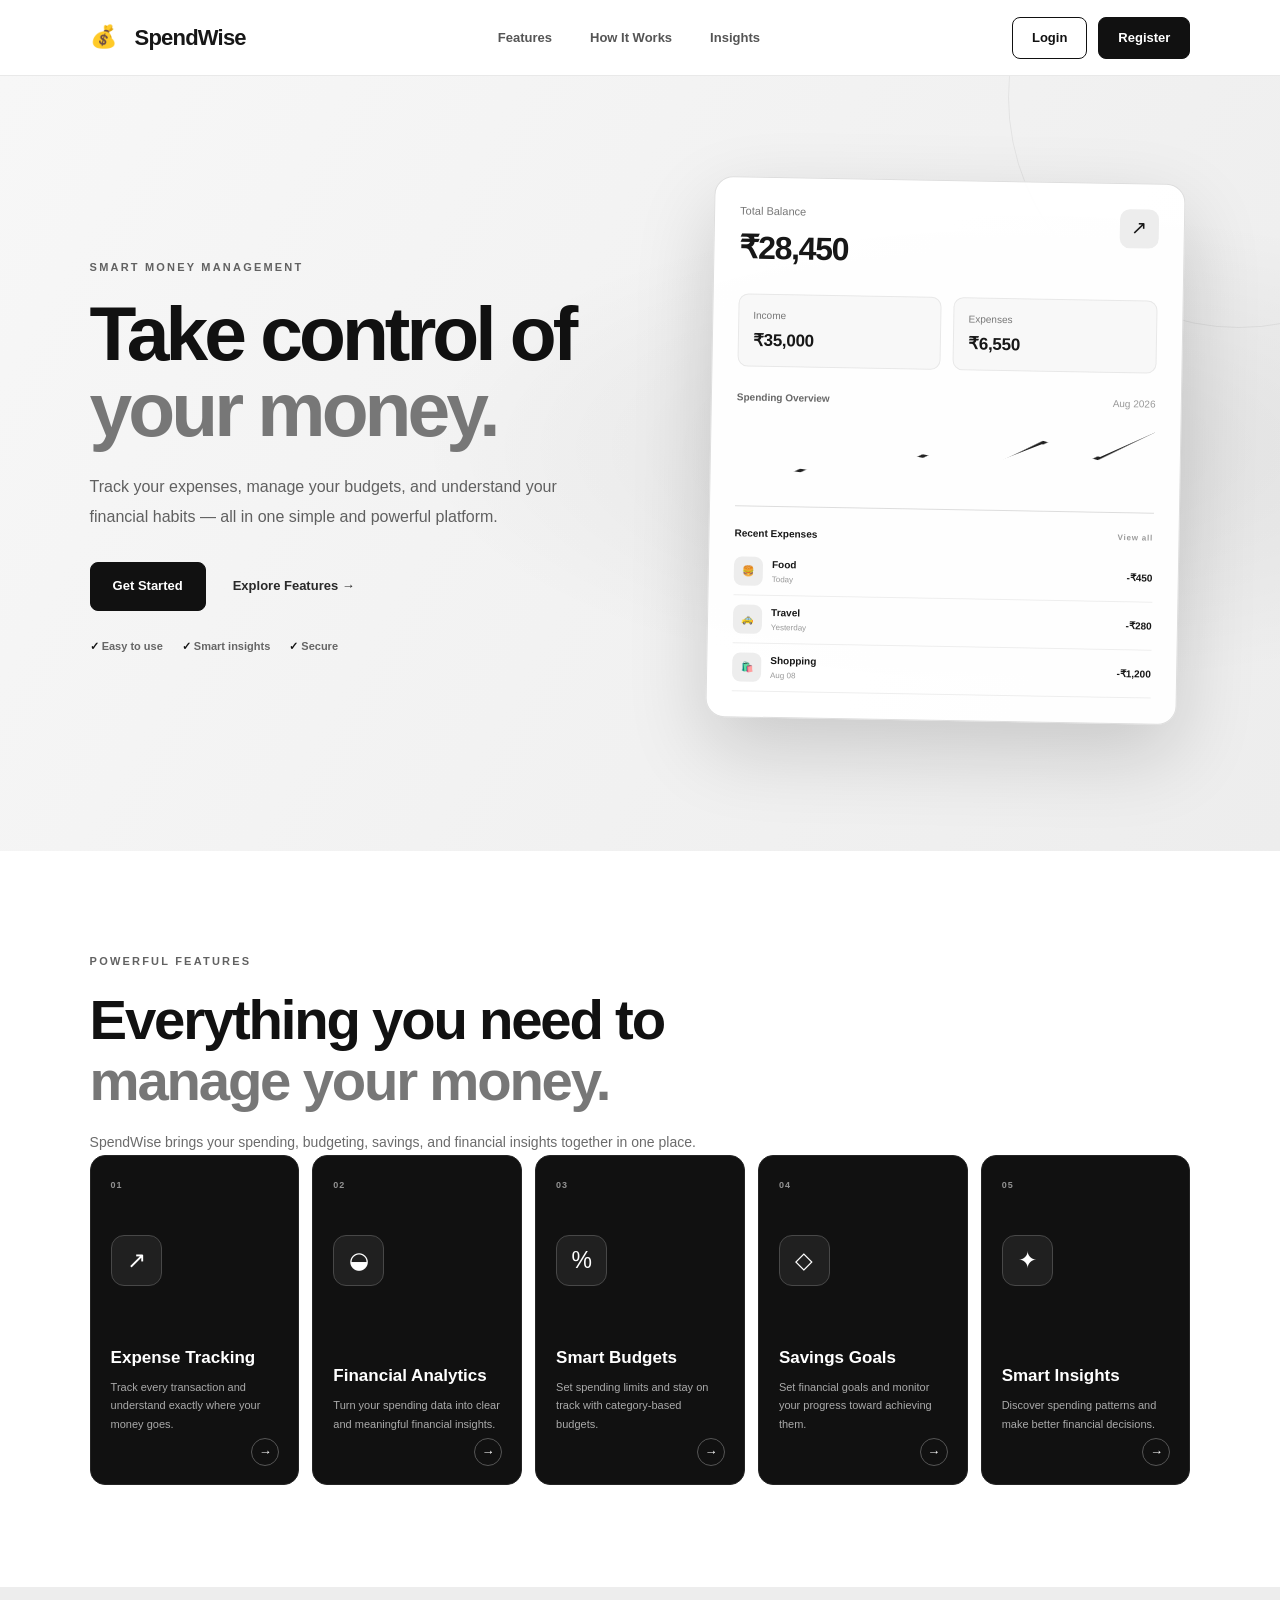
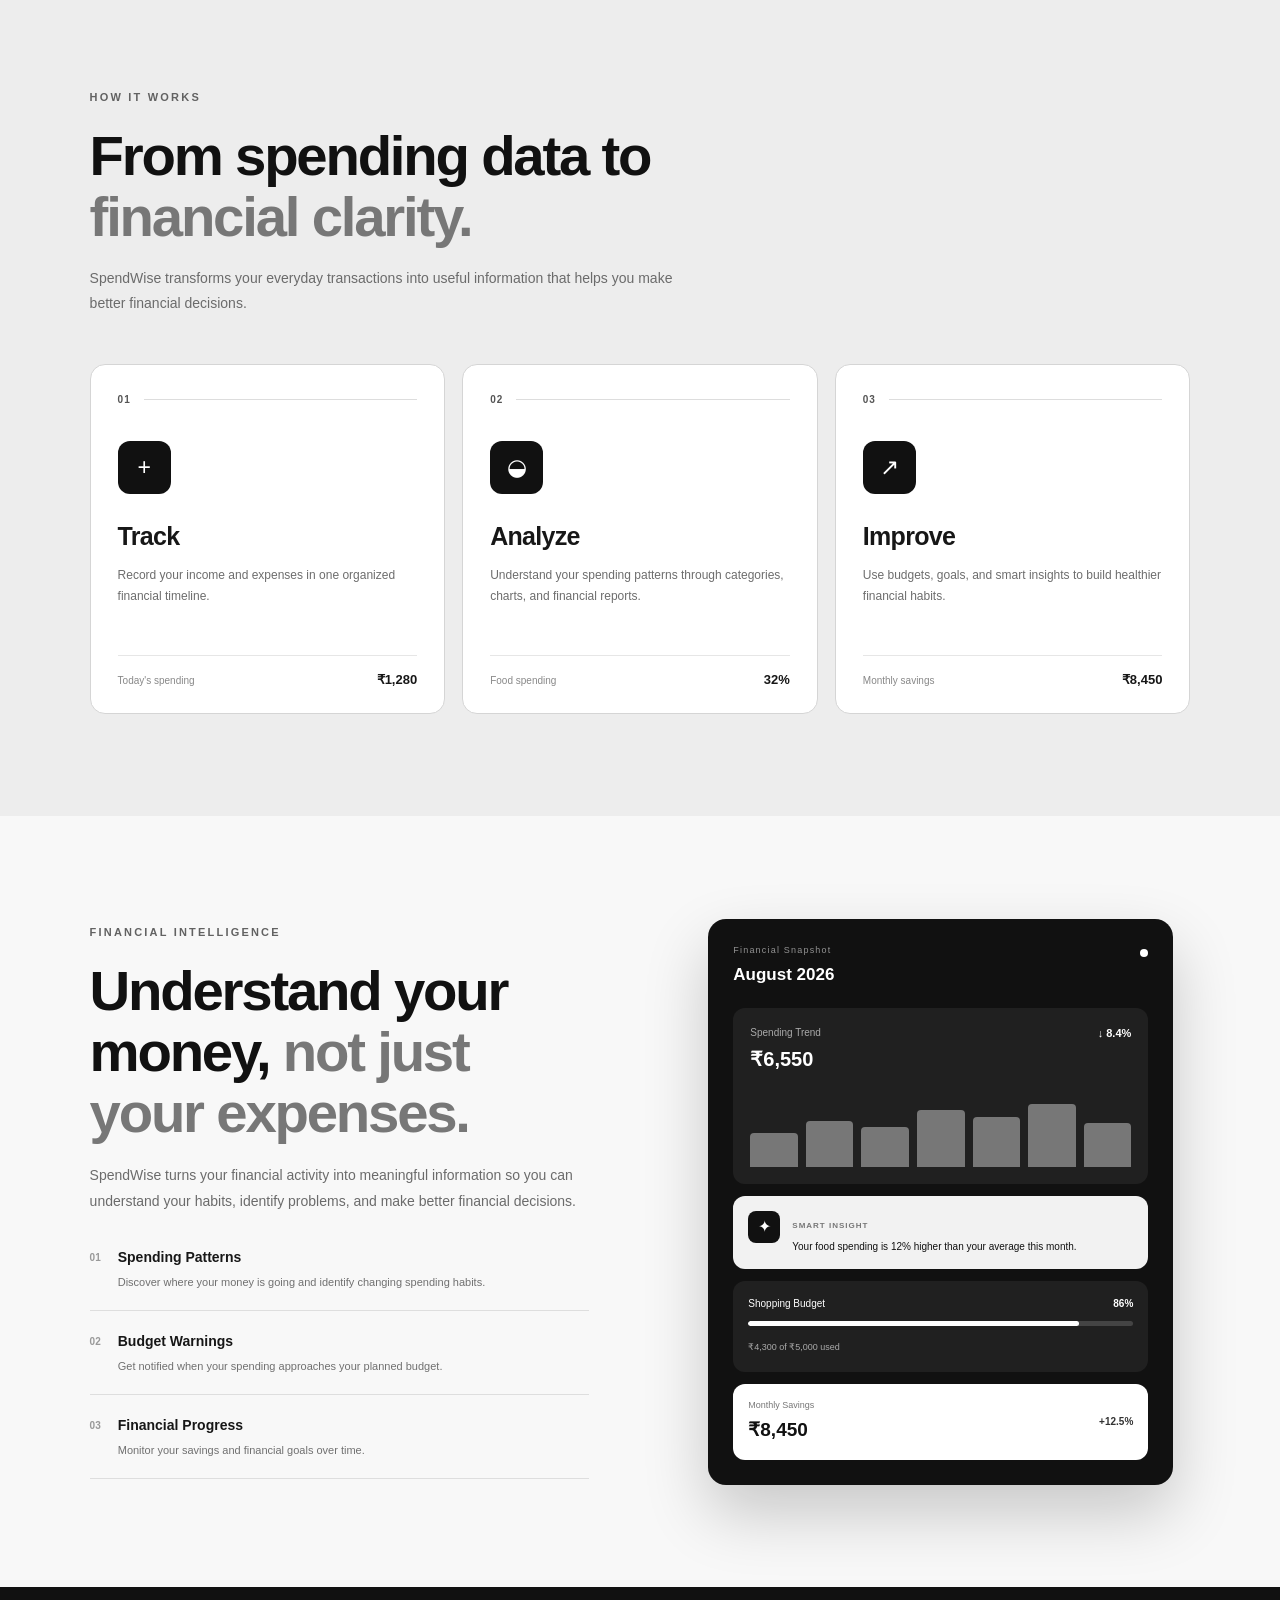
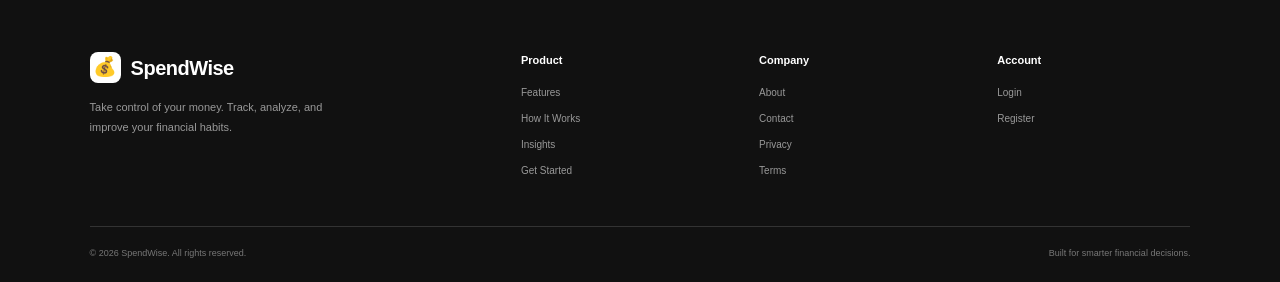
<file: index.html>
<!DOCTYPE html>
<html lang="en">
<head>
    <meta charset="UTF-8">
    <meta name="viewport" content="width=device-width, initial-scale=1.0">
    <title>SpendWise - Smart Money Management</title>
    <link rel="stylesheet" href="style.css">
</head>
<body>
    <header class="navbar">

    <div class="logo">
        <span class="logo-icon">💰</span>
        <span class="logo-text">SpendWise</span>
    </div>

    <nav class="nav-links">
        <a href="#features">Features</a>
        <a href="#how-it-works">How It Works</a>
        <a href="#insights">Insights</a>
    </nav>

    <div class="nav-actions">
        <a href="login.html" class="login-btn">Login</a>
        <a href="register.html" class="get-started-btn">Register</a>
    </div>

</header>

<section class="hero">

    <div class="hero-content">

        <p class="hero-tagline">SMART MONEY MANAGEMENT</p>

        <h1>
            Take control of
            <span>your money.</span>
        </h1>

        <p class="hero-description">
            Track your expenses, manage your budgets, and understand
            your financial habits — all in one simple and powerful platform.
        </p>

        <div class="hero-buttons">
            <a href="register.html" class="primary-btn">
                Get Started
            </a>

            <a href="#features" class="secondary-btn">
                Explore Features →
            </a>
        </div>

        <div class="hero-trust">
            <span>✓ Easy to use</span>
            <span>✓ Smart insights</span>
            <span>✓ Secure</span>
        </div>

    </div>


    <div class="hero-visual">

        <div class="dashboard-card">

            <div class="dashboard-header">
                <div>
                    <p>Total Balance</p>
                    <h2>₹28,450</h2>
                </div>

                <span class="balance-icon">↗</span>
            </div>


            <div class="mini-stats">

                <div class="mini-stat">
                    <p>Income</p>
                    <h3>₹35,000</h3>
                </div>

                <div class="mini-stat">
                    <p>Expenses</p>
                    <h3>₹6,550</h3>
                </div>

            </div>


            <div class="chart-area">

                <div class="chart-label">
                    <span>Spending Overview</span>
                    <span>Aug 2026</span>
                </div>

                <div class="chart">
                    <div class="chart-line"></div>
                </div>

            </div>


            <div class="recent-expenses">

                <div class="expense-title">
                    <span>Recent Expenses</span>
                    <span>View all</span>
                </div>

                <div class="expense-item">
                    <div class="expense-info">
                        <span class="expense-icon food">🍔</span>
                        <div>
                            <strong>Food</strong>
                            <small>Today</small>
                        </div>
                    </div>

                    <strong>-₹450</strong>
                </div>


                <div class="expense-item">
                    <div class="expense-info">
                        <span class="expense-icon travel">🚕</span>
                        <div>
                            <strong>Travel</strong>
                            <small>Yesterday</small>
                        </div>
                    </div>

                    <strong>-₹280</strong>
                </div>


                <div class="expense-item">
                    <div class="expense-info">
                        <span class="expense-icon shopping">🛍️</span>
                        <div>
                            <strong>Shopping</strong>
                            <small>Aug 08</small>
                        </div>
                    </div>

                    <strong>-₹1,200</strong>
                </div>

            </div>

        </div>

    </div>

</section>

<!-- ==============================
     Features Section
     ============================== -->

<section class="features" id="features">

    <div class="features-heading">

        <p class="section-tagline">POWERFUL FEATURES</p>

        <h2>
            Everything you need to
            <span>manage your money.</span>
        </h2>

        <p class="section-description">
            SpendWise brings your spending, budgeting, savings,
            and financial insights together in one place.
        </p>

    </div>


    <div class="features-container">


        <!-- Feature 01 -->

        <div class="feature-card">

            <div class="feature-number">
                01
            </div>

            <div class="feature-icon">
                ↗
            </div>

            <div class="feature-content">

                <h3>Expense Tracking</h3>

                <p>
                    Track every transaction and understand
                    exactly where your money goes.
                </p>

            </div>

            <div class="feature-arrow">
               →
            </div>

        </div>


        <!-- Feature 02 -->

        <div class="feature-card">

            <div class="feature-number">
                02
            </div>

            <div class="feature-icon">
                ◒
            </div>

            <div class="feature-content">

                <h3>Financial Analytics</h3>

                <p>
                    Turn your spending data into clear
                    and meaningful financial insights.
                </p>

            </div>

            <div class="feature-arrow">
                →
            </div>

        </div>


        <!-- Feature 03 -->

        <div class="feature-card">

            <div class="feature-number">
                03
            </div>

            <div class="feature-icon">
                %
            </div>

            <div class="feature-content">

                <h3>Smart Budgets</h3>

                <p>
                    Set spending limits and stay on track
                    with category-based budgets.
                </p>

            </div>

            <div class="feature-arrow">
                →
            </div>

        </div>


        <!-- Feature 04 -->

        <div class="feature-card">

            <div class="feature-number">
                04
            </div>

            <div class="feature-icon">
                ◇
            </div>

            <div class="feature-content">

                <h3>Savings Goals</h3>

                <p>
                    Set financial goals and monitor your
                    progress toward achieving them.
                </p>

            </div>

            <div class="feature-arrow">
                →
            </div>

        </div>


        <!-- Feature 05 -->

        <div class="feature-card">

            <div class="feature-number">
                05
            </div>

            <div class="feature-icon">
                ✦
            </div>

            <div class="feature-content">

                <h3>Smart Insights</h3>

                <p>
                    Discover spending patterns and make
                    better financial decisions.
                </p>

            </div>

            <div class="feature-arrow">
                →
            </div>

        </div>


    </div>

</section>

<!-- ==============================
     How It Works Section
     ============================== -->

<section class="how-it-works" id="how-it-works">

    <div class="how-heading">

        <p class="section-tagline">HOW IT WORKS</p>

        <h2>
            From spending data to
            <span>financial clarity.</span>
        </h2>

        <p class="section-description">
            SpendWise transforms your everyday transactions into
            useful information that helps you make better financial decisions.
        </p>

    </div>


    <div class="steps-container">


        <!-- Step 01 -->

        <div class="step-card">

            <div class="step-top">
                <span class="step-number">01</span>

                <span class="step-line"></span>
            </div>

            <div class="step-icon">
                +
            </div>

            <h3>Track</h3>

            <p>
                Record your income and expenses in one organized
                financial timeline.
            </p>

            <div class="step-example">

                <span>Today's spending</span>

                <strong>₹1,280</strong>

            </div>

        </div>


        <!-- Step 02 -->

        <div class="step-card">

            <div class="step-top">
                <span class="step-number">02</span>

                <span class="step-line"></span>
            </div>

            <div class="step-icon">
                ◒
            </div>

            <h3>Analyze</h3>

            <p>
                Understand your spending patterns through
                categories, charts, and financial reports.
            </p>

            <div class="step-example">

                <span>Food spending</span>

                <strong>32%</strong>

            </div>

        </div>


        <!-- Step 03 -->

        <div class="step-card">

            <div class="step-top">
                <span class="step-number">03</span>

                <span class="step-line"></span>
            </div>

            <div class="step-icon">
                ↗
            </div>

            <h3>Improve</h3>

            <p>
                Use budgets, goals, and smart insights to
                build healthier financial habits.
            </p>

            <div class="step-example">

                <span>Monthly savings</span>

                <strong>₹8,450</strong>

            </div>

        </div>

    </div>

</section>

<!-- ==============================
     Financial Insights Section
     ============================== -->

<section class="insights" id="insights">

    <div class="insights-content">

        <p class="section-tagline">
            FINANCIAL INTELLIGENCE
        </p>

        <h2>
            Understand your money,
            <span>not just your expenses.</span>
        </h2>

        <p class="section-description">
            SpendWise turns your financial activity into meaningful
            information so you can understand your habits, identify
            problems, and make better financial decisions.
        </p>


        <div class="insight-points">

            <div class="insight-point">

                <span class="point-number">01</span>

                <div>
                    <h3>Spending Patterns</h3>

                    <p>
                        Discover where your money is going
                        and identify changing spending habits.
                    </p>
                </div>

            </div>


            <div class="insight-point">

                <span class="point-number">02</span>

                <div>
                    <h3>Budget Warnings</h3>

                    <p>
                        Get notified when your spending approaches
                        your planned budget.
                    </p>
                </div>

            </div>


            <div class="insight-point">

                <span class="point-number">03</span>

                <div>
                    <h3>Financial Progress</h3>

                    <p>
                        Monitor your savings and financial goals
                        over time.
                    </p>
                </div>

            </div>

        </div>

    </div>


    <!-- Insight Dashboard Preview -->

    <div class="insights-preview">

        <div class="insight-dashboard">

            <div class="insight-header">

                <div>
                    <p>Financial Snapshot</p>
                    <h3>August 2026</h3>
                </div>

                <span class="status-dot"></span>

            </div>


            <!-- Spending Trend -->

            <div class="trend-card">

                <div class="trend-header">

                    <div>
                        <span>Spending Trend</span>

                        <strong>₹6,550</strong>
                    </div>

                    <div class="trend-value">
                        ↓ 8.4%
                    </div>

                </div>


                <div class="trend-chart">

                    <div class="trend-bar bar-1"></div>
                    <div class="trend-bar bar-2"></div>
                    <div class="trend-bar bar-3"></div>
                    <div class="trend-bar bar-4"></div>
                    <div class="trend-bar bar-5"></div>
                    <div class="trend-bar bar-6"></div>
                    <div class="trend-bar bar-7"></div>

                </div>

            </div>


            <!-- Insight Message -->

            <div class="insight-message">

                <div class="message-icon">
                    ✦
                </div>

                <div>

                    <span>SMART INSIGHT</span>

                    <p>
                        Your food spending is 12% higher
                        than your average this month.
                    </p>

                </div>

            </div>


            <!-- Budget Alert -->

            <div class="budget-alert">

                <div class="budget-header">

                    <span>Shopping Budget</span>

                    <strong>86%</strong>

                </div>

                <div class="budget-track">

                    <div class="budget-progress"></div>

                </div>

                <small>
                    ₹4,300 of ₹5,000 used
                </small>

            </div>


            <!-- Savings -->

            <div class="savings-card">

                <div>
                    <span>Monthly Savings</span>

                    <strong>₹8,450</strong>
                </div>

                <span class="savings-growth">
                    +12.5%
                </span>

            </div>

        </div>

    </div>

</section>

<!-- ==============================
     Footer
     ============================== -->

<footer class="footer">

    <div class="footer-container">


        <!-- Brand -->

        <div class="footer-brand">

            <div class="footer-logo">
                <span>💰</span>
                <strong>SpendWise</strong>
            </div>

            <p>
                Take control of your money.
                Track, analyze, and improve your
                financial habits.
            </p>

        </div>


        <!-- Product Links -->

        <div class="footer-column">

            <h4>Product</h4>

            <a href="#features">Features</a>

            <a href="#how-it-works">How It Works</a>

            <a href="#insights">Insights</a>

            <a href="register.html">Get Started</a>

        </div>


        <!-- Company Links -->

        <div class="footer-column">

            <h4>Company</h4>

            <a href="#">About</a>

            <a href="#">Contact</a>

            <a href="#">Privacy</a>

            <a href="#">Terms</a>

        </div>


        <!-- Account -->

        <div class="footer-column">

            <h4>Account</h4>

            <a href="login.html">Login</a>

            <a href="register.html">Register</a>

        </div>

    </div>


    <!-- Bottom Footer -->

    <div class="footer-bottom">

        <p>
            © 2026 SpendWise. All rights reserved.
        </p>

        <p>
            Built for smarter financial decisions.
        </p>

    </div>

</footer>

</body>
</html>
</file>
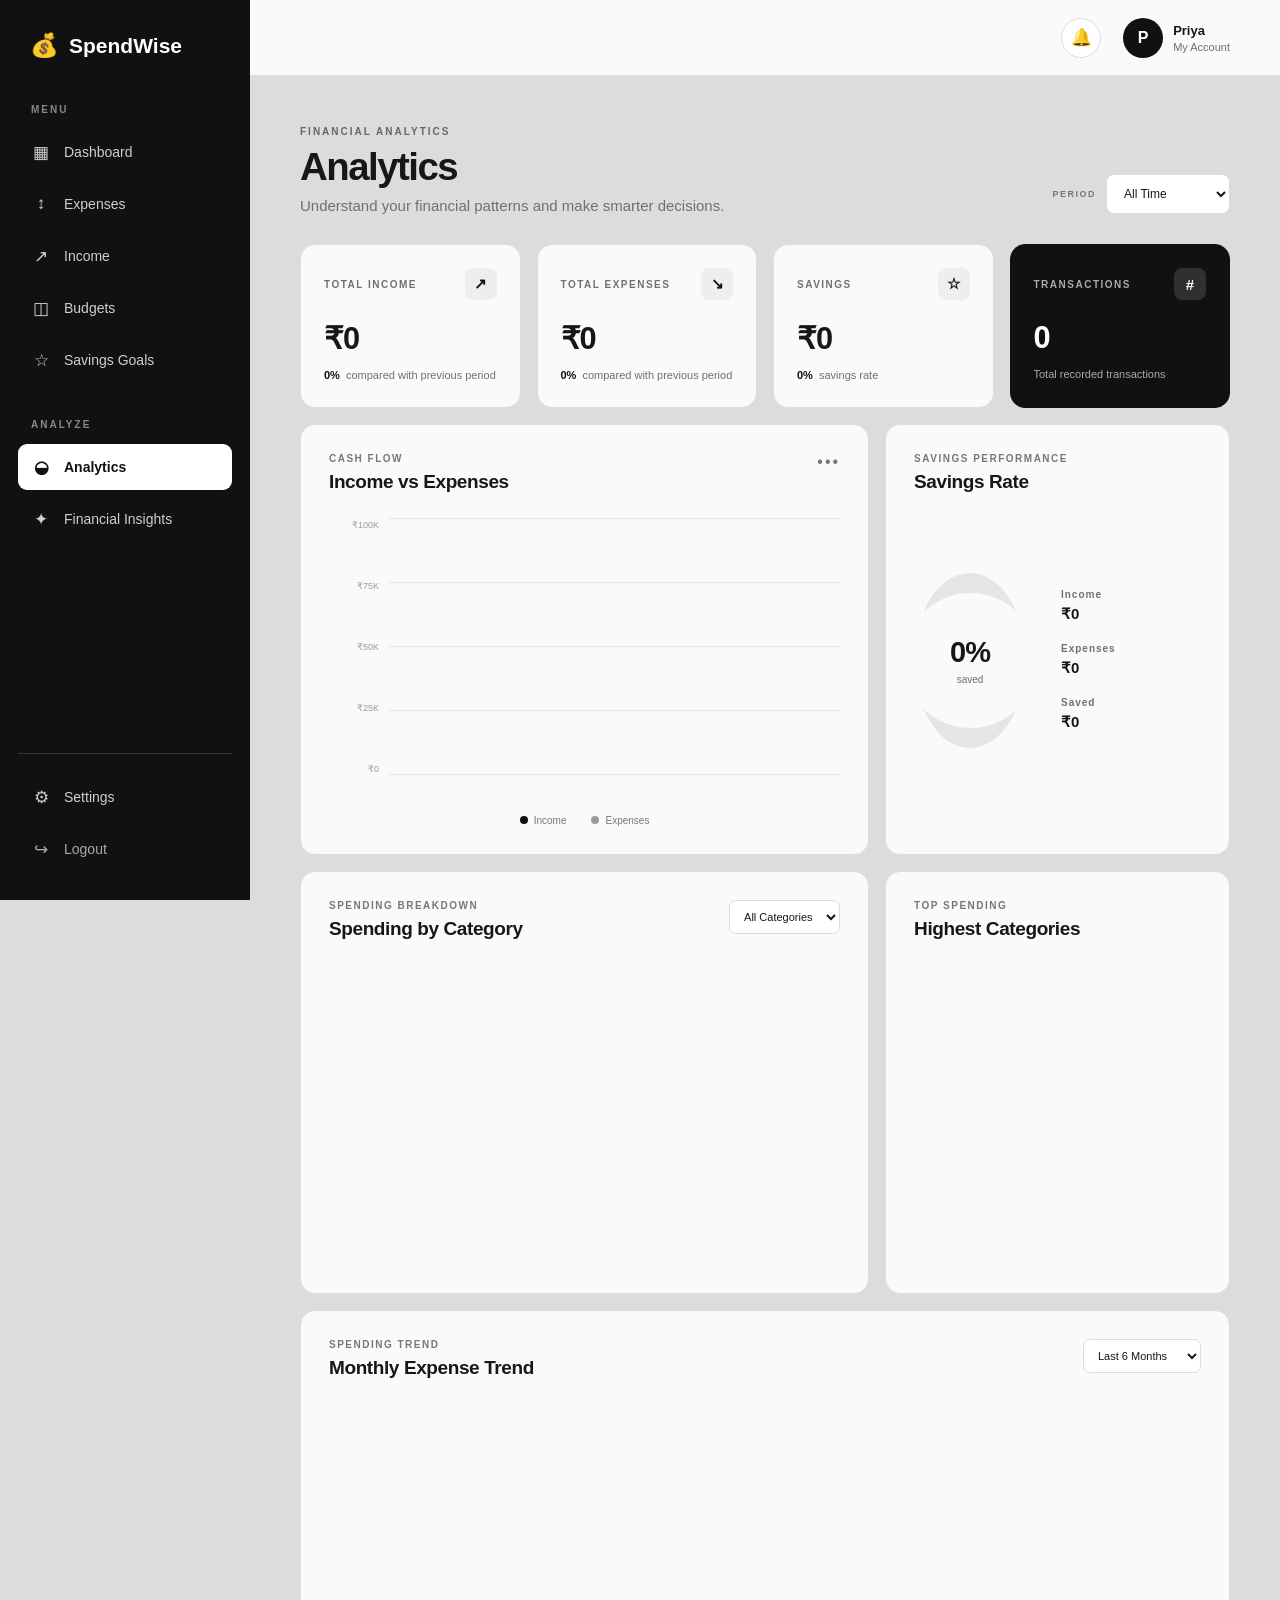
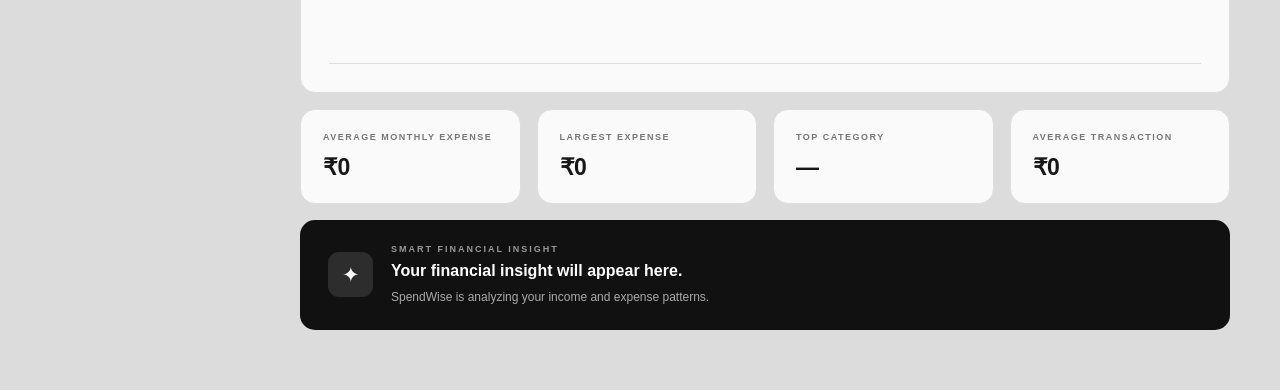
<file: analytics.html>
<!doctype html>
<html lang="en">
  <head>
    <meta charset="UTF-8" />

    <meta name="viewport" content="width=device-width, initial-scale=1.0" />

    <title>Analytics | SpendWise</title>

    <link rel="stylesheet" href="analytics.css" />
  </head>

  <body>
    <!-- =====================================================
         ANALYTICS LAYOUT
         ===================================================== -->

    <div class="analytics-layout">

      <!-- =================================================
           SIDEBAR
           ================================================= -->

      <aside class="sidebar">

        <!-- Logo -->

        <a href="dashboard.html" class="sidebar-logo">
          <span>💰</span>
          <strong>SpendWise</strong>
        </a>

        <!-- Navigation -->

        <nav class="sidebar-nav">

          <p class="nav-label">MENU</p>

          <a href="dashboard.html" class="nav-link">
            <span>▦</span>
            Dashboard
          </a>

          <a href="expenses.html" class="nav-link">
            <span>↕</span>
            Expenses
          </a>

          <a href="income.html" class="nav-link">
            <span>↗</span>
            Income
          </a>

          <a href="budgets.html" class="nav-link">
            <span>◫</span>
            Budgets
          </a>

          <a href="savings.html" class="nav-link">
            <span>☆</span>
            Savings Goals
          </a>

          <p class="nav-label second-label">ANALYZE</p>

          <a href="analytics.html" class="nav-link active">
            <span>◒</span>
            Analytics
          </a>

          <a href="insights.html" class="nav-link">
            <span>✦</span>
            Financial Insights
          </a>

        </nav>

        <!-- Sidebar Bottom -->

        <div class="sidebar-bottom">

          <a href="settings.html" class="nav-link">
            <span>⚙</span>
            Settings
          </a>

          <a href="index.html" class="nav-link logout">
            <span>↪</span>
            Logout
          </a>

        </div>

      </aside>

      <!-- Mobile Navigation Overlay -->

      <div
        class="mobile-nav-overlay"
        id="mobileNavOverlay"
      ></div>


      <!-- =================================================
           MAIN AREA
           ================================================= -->

      <main class="analytics-main">

        <!-- =================================================
             HEADER
             ================================================= -->

        <header class="analytics-header">

          <!-- Mobile Logo -->

          <!-- Hamburger -->

            <button
              class="hamburger-button"
              id="hamburgerBtn"
              type="button"
              aria-label="Open navigation"
              aria-expanded="false"
            >
              ☰
            </button>

          <div class="mobile-logo">
            <span>💰</span>
            <strong>SpendWise</strong>
          </div>

          <!-- Header Actions -->

          <div class="header-actions">

            

            <!-- Notification -->

            <button
              class="notification-button"
              type="button"
              aria-label="Notifications"
            >
              🔔
            </button>

            <!-- Profile -->

            <div class="profile">

              <div class="profile-avatar">
                P
              </div>

              <div class="profile-info">

                <strong>Priya</strong>

                <span>My Account</span>

              </div>

            </div>

          </div>

        </header>


        <!-- =================================================
             ANALYTICS CONTENT
             ================================================= -->

        <section class="analytics-content">

          <!-- =================================================
               PAGE INTRO
               ================================================= -->

          <div class="page-intro">

            <div>

              <p class="page-label">
                FINANCIAL ANALYTICS
              </p>

              <h1>
                Analytics
              </h1>

              <p>
                Understand your financial patterns and make smarter decisions.
              </p>

            </div>


            <!-- Period Filter -->

            <div class="period-filter">

              <label for="analyticsPeriod">
                PERIOD
              </label>

              <select id="analyticsPeriod">

                <option value="all">
                  All Time
                </option>

                <option value="month">
                  This Month
                </option>

                <option value="3months">
                  Last 3 Months
                </option>

                <option value="6months">
                  Last 6 Months
                </option>

                <option value="year">
                  This Year
                </option>

              </select>

            </div>

          </div>


          <!-- =================================================
               SUMMARY CARDS
               ================================================= -->

          <div class="analytics-summary">

            <!-- Income -->

            <div class="analytics-card">

              <div class="analytics-card-top">

                <span>
                  TOTAL INCOME
                </span>

                <div class="analytics-icon">
                  ↗
                </div>

              </div>

              <h2 id="analyticsIncome">
                ₹0
              </h2>

              <p>
                <span id="incomeChange">
                  0%
                </span>
                compared with previous period
              </p>

            </div>


            <!-- Expenses -->

            <div class="analytics-card">

              <div class="analytics-card-top">

                <span>
                  TOTAL EXPENSES
                </span>

                <div class="analytics-icon">
                  ↘
                </div>

              </div>

              <h2 id="analyticsExpenses">
                ₹0
              </h2>

              <p>
                <span id="expenseChange">
                  0%
                </span>
                compared with previous period
              </p>

            </div>


            <!-- Savings -->

            <div class="analytics-card">

              <div class="analytics-card-top">

                <span>
                  SAVINGS
                </span>

                <div class="analytics-icon">
                  ☆
                </div>

              </div>

              <h2 id="analyticsSavings">
                ₹0
              </h2>

              <p>
                <span id="savingsRate">
                  0%
                </span>
                savings rate
              </p>

            </div>


            <!-- Transactions -->

            <div class="analytics-card balance-card">

              <div class="analytics-card-top">

                <span>
                  TRANSACTIONS
                </span>

                <div class="analytics-icon">
                  #
                </div>

              </div>

              <h2 id="analyticsTransactions">
                0
              </h2>

              <p>
                Total recorded transactions
              </p>

            </div>

          </div>


          <!-- =================================================
               INCOME VS EXPENSE
               ================================================= -->

          <div class="analytics-grid">

            <!-- Cash Flow -->

            <div class="analytics-panel">

              <div class="panel-heading">

                <div>

                  <p>
                    CASH FLOW
                  </p>

                  <h2>
                    Income vs Expenses
                  </h2>

                </div>

                <span class="more">
                  •••
                </span>

              </div>


              <!-- Chart -->

              <div
                class="cash-flow-chart"
                id="cashFlowChart"
              >

                <div class="chart-y-axis">

                  <span>₹100K</span>
                  <span>₹75K</span>
                  <span>₹50K</span>
                  <span>₹25K</span>
                  <span>₹0</span>

                </div>


                <div class="chart-area">

                  <div class="chart-grid-lines">

                    <span></span>
                    <span></span>
                    <span></span>
                    <span></span>
                    <span></span>

                  </div>


                  <div
                    class="chart-bars"
                    id="cashFlowBars"
                  >
                  </div>


                  <div
                    class="chart-months"
                    id="chartMonths"
                  >
                  </div>

                </div>

              </div>


              <!-- Legend -->

              <div class="chart-legend">

                <span>
                  <i class="income-dot"></i>
                  Income
                </span>

                <span>
                  <i class="expense-dot"></i>
                  Expenses
                </span>

              </div>

            </div>


            <!-- =================================================
                 SAVINGS RATE
                 ================================================= -->

            <div class="analytics-panel">

              <div class="panel-heading">

                <div>

                  <p>
                    SAVINGS PERFORMANCE
                  </p>

                  <h2>
                    Savings Rate
                  </h2>

                </div>

              </div>


              <div class="savings-rate-container">

                <div class="savings-circle">

                  <div>

                    <strong id="savingsRateCircle">
                      0%
                    </strong>

                    <span>
                      saved
                    </span>

                  </div>

                </div>


                <div class="savings-rate-info">

                  <div>

                    <span>
                      Income
                    </span>

                    <strong id="rateIncome">
                      ₹0
                    </strong>

                  </div>


                  <div>

                    <span>
                      Expenses
                    </span>

                    <strong id="rateExpenses">
                      ₹0
                    </strong>

                  </div>


                  <div>

                    <span>
                      Saved
                    </span>

                    <strong id="rateSaved">
                      ₹0
                    </strong>

                  </div>

                </div>

              </div>

            </div>

          </div>


          <!-- =================================================
               CATEGORY SPENDING
               ================================================= -->

          <div class="analytics-grid">

            <!-- Category Chart -->

            <div class="analytics-panel">

              <div class="panel-heading">

                <div>

                  <p>
                    SPENDING BREAKDOWN
                  </p>

                  <h2>
                    Spending by Category
                  </h2>

                </div>

                <select id="categoryPeriod">

                  <option value="all">
                    All Categories
                  </option>

                </select>

              </div>


              <div
                class="category-chart"
                id="categoryChart"
              >
              </div>

            </div>


            <!-- Top Categories -->

            <div class="analytics-panel">

              <div class="panel-heading">

                <div>

                  <p>
                    TOP SPENDING
                  </p>

                  <h2>
                    Highest Categories
                  </h2>

                </div>

              </div>


              <div
                class="category-list"
                id="topCategories"
              >
              </div>

            </div>

          </div>


          <!-- =================================================
               MONTHLY TREND
               ================================================= -->

          <div class="analytics-panel trend-panel">

            <div class="panel-heading">

              <div>

                <p>
                  SPENDING TREND
                </p>

                <h2>
                  Monthly Expense Trend
                </h2>

              </div>


              <select id="trendPeriod">

                <option value="6">
                  Last 6 Months
                </option>

                <option value="12">
                  Last 12 Months
                </option>

              </select>

            </div>


            <div
              class="trend-chart"
              id="trendChart"
            >
            </div>

          </div>


          <!-- =================================================
               FINANCIAL STATISTICS
               ================================================= -->

          <div class="statistics-grid">

            <div class="stat-panel">

              <span>
                AVERAGE MONTHLY EXPENSE
              </span>

              <strong id="averageExpense">
                ₹0
              </strong>

            </div>


            <div class="stat-panel">

              <span>
                LARGEST EXPENSE
              </span>

              <strong id="largestExpense">
                ₹0
              </strong>

            </div>


            <div class="stat-panel">

              <span>
                TOP CATEGORY
              </span>

              <strong id="topCategory">
                —
              </strong>

            </div>


            <div class="stat-panel">

              <span>
                AVERAGE TRANSACTION
              </span>

              <strong id="averageTransaction">
                ₹0
              </strong>

            </div>

          </div>


          <!-- =================================================
               SMART ANALYTICS INSIGHT
               ================================================= -->

          <div class="smart-insight">

            <div class="insight-icon">
              ✦
            </div>

            <div>

              <p>
                SMART FINANCIAL INSIGHT
              </p>

              <h2 id="analyticsInsightTitle">
                Your financial insight will appear here.
              </h2>

              <span id="analyticsInsightText">
                SpendWise is analyzing your income and expense patterns.
              </span>

            </div>

          </div>

        </section>

      </main>

    </div>


    <!-- =====================================================
         JAVASCRIPT
         ===================================================== -->
    <script src="profile.js"></script>
    <script src="analytics.js"></script>

  </body>
</html>
</file>
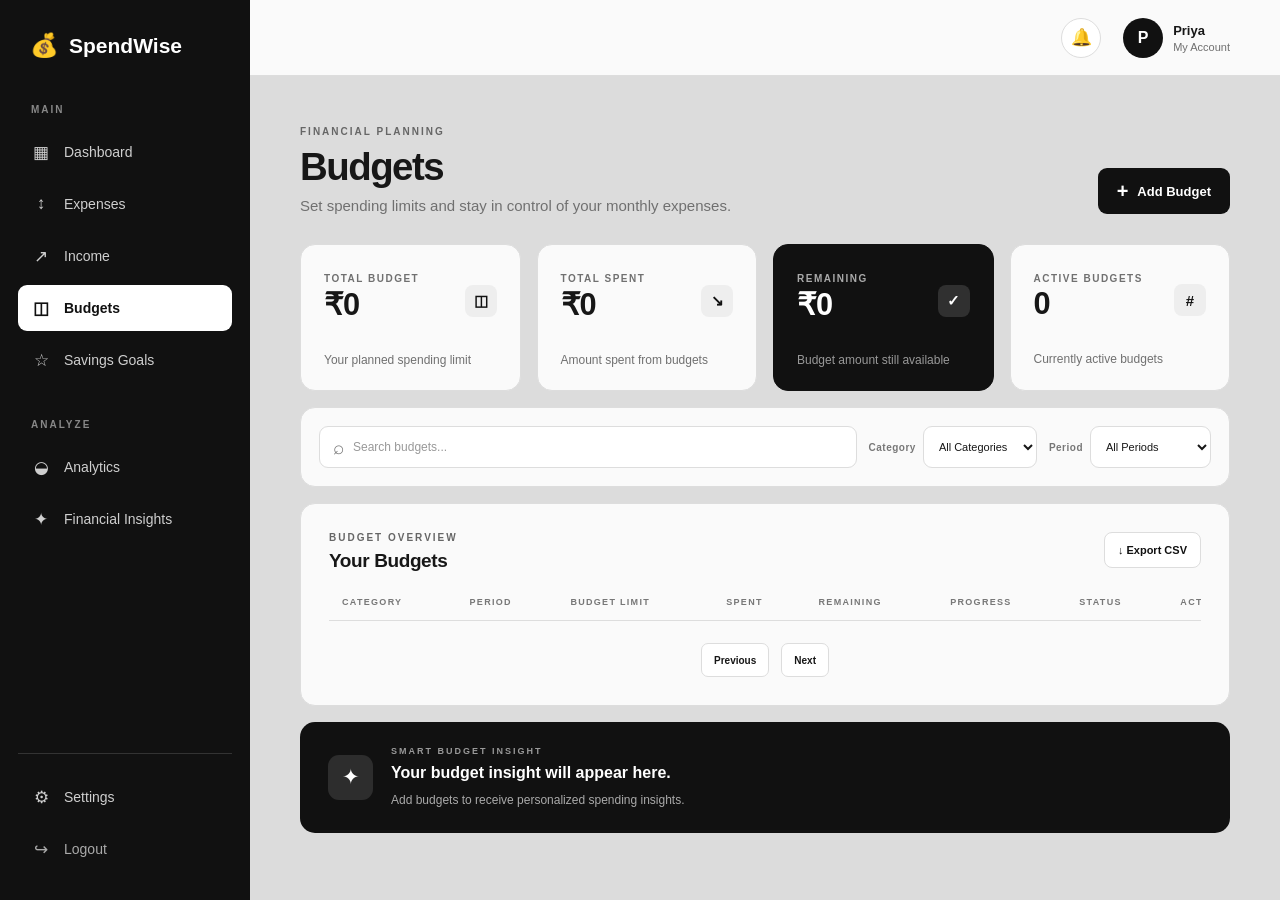
<file: budgets.html>
<!doctype html>
<html lang="en">
  <head>
    <meta charset="UTF-8" />

    <meta name="viewport" content="width=device-width, initial-scale=1.0" />

    <title>Budgets | SpendWise</title>

    <link rel="stylesheet" href="budgets.css" />
  </head>

  <body>
    <div class="budgets-layout">
      <!-- =====================================================
           SIDEBAR
      ====================================================== -->

      <aside class="sidebar">
        <!-- Logo -->
        <a href="dashboard.html" class="sidebar-logo">
          <span>💰</span>
          <strong>SpendWise</strong>
        </a>

        <!-- Main Navigation -->
        <nav class="sidebar-nav">
          <p class="nav-label">MAIN</p>

          <a href="dashboard.html" class="nav-link">
            <span>▦</span>
            Dashboard
          </a>

          <a href="expenses.html" class="nav-link">
            <span>↕</span>
            Expenses
          </a>

          <a href="income.html" class="nav-link">
            <span>↗</span>
            Income
          </a>

          <a href="budgets.html" class="nav-link active">
            <span>◫</span>
            Budgets
          </a>

          <a href="savings.html" class="nav-link">
            <span>☆</span>
            Savings Goals
          </a>

          <p class="nav-label second-label">ANALYZE</p>

          <a href="analytics.html" class="nav-link">
            <span>◒</span>
            Analytics
          </a>

          <a href="insights.html" class="nav-link">
            <span>✦</span>
            Financial Insights
          </a>
        </nav>

        <!-- Sidebar Bottom -->
        <div class="sidebar-bottom">
          <a href="settings.html" class="nav-link">
            <span>⚙</span>
            Settings
          </a>

          <a href="index.html" class="nav-link logout">
            <span>↪</span>
            Logout
          </a>
        </div>
      </aside>

      <!-- Mobile navigation overlay -->
      <div class="mobile-nav-overlay" id="mobileNavOverlay"></div>

      <!-- =====================================================
           MAIN
      ====================================================== -->

      <main class="budgets-main">
        <!-- =================================================
             HEADER
        ================================================== -->

        <header class="budgets-header">
          <!-- Hamburger -->
          <button
            class="hamburger-button"
            id="hamburgerBtn"
            type="button"
            aria-label="Open navigation"
            aria-expanded="false"
          >
            ☰
          </button>

          <!-- Mobile Logo -->
          <div class="mobile-logo">
            <span>💰</span>
            SpendWise
          </div>

          <!-- Header Actions -->
          <div class="header-actions">
            <!-- Notification -->
            <button
              type="button"
              class="notification-button"
              aria-label="Notifications"
            >
              🔔
            </button>

            <!-- Profile -->
            <div class="profile">
              <div class="profile-avatar">P</div>

              <div class="profile-info">
                <strong>Priya</strong>
                <span>My Account</span>
              </div>
            </div>
          </div>
        </header>

        <!-- =================================================
             PAGE CONTENT
        ================================================== -->

        <section class="budgets-content">
          <!-- =================================================
               PAGE INTRO
          ================================================== -->

          <div class="page-intro">
            <div>
              <span class="page-label"> FINANCIAL PLANNING </span>

              <h1>Budgets</h1>

              <p>
                Set spending limits and stay in control of your monthly
                expenses.
              </p>
            </div>

            <button type="button" class="add-budget-btn" id="addBudgetBtn">
              <span>+</span>
              Add Budget
            </button>
          </div>

          <!-- =================================================
               BUDGET SUMMARY
          ================================================== -->

          <div class="budget-summary">
            <!-- Total Budget -->
            <div class="summary-card">
              <div class="summary-top">
                <div>
                  <span class="summary-label"> TOTAL BUDGET </span>

                  <h2 id="totalBudget">₹0</h2>
                </div>

                <div class="summary-icon">◫</div>
              </div>

              <p class="summary-description">Your planned spending limit</p>
            </div>

            <!-- Total Spent -->
            <div class="summary-card">
              <div class="summary-top">
                <div>
                  <span class="summary-label"> TOTAL SPENT </span>

                  <h2 id="totalSpent">₹0</h2>
                </div>

                <div class="summary-icon">↘</div>
              </div>

              <p class="summary-description">Amount spent from budgets</p>
            </div>

            <!-- Remaining -->
            <div class="summary-card dark-card">
              <div class="summary-top">
                <div>
                  <span class="summary-label"> REMAINING </span>

                  <h2 id="remainingBudget">₹0</h2>
                </div>

                <div class="summary-icon">✓</div>
              </div>

              <p class="summary-description">Budget amount still available</p>
            </div>

            <!-- Active Budgets -->
            <div class="summary-card">
              <div class="summary-top">
                <div>
                  <span class="summary-label"> ACTIVE BUDGETS </span>

                  <h2 id="activeBudgets">0</h2>
                </div>

                <div class="summary-icon">#</div>
              </div>

              <p class="summary-description">Currently active budgets</p>
            </div>
          </div>

          <!-- =================================================
               SEARCH + FILTERS
          ================================================== -->

          <div class="budget-tools">
            <!-- Search -->
            <div class="search-box">
              <span class="search-icon"> ⌕ </span>

              <input
                type="text"
                id="budgetSearch"
                placeholder="Search budgets..."
                autocomplete="off"
              />
            </div>

            <!-- Category -->
            <div class="filter-group">
              <label for="categoryFilter"> Category </label>

              <select id="categoryFilter">
                <option value="all">All Categories</option>

                <option value="Food & Dining">Food & Dining</option>

                <option value="Transport">Transport</option>

                <option value="Shopping">Shopping</option>

                <option value="Entertainment">Entertainment</option>

                <option value="Bills">Bills</option>

                <option value="Healthcare">Healthcare</option>

                <option value="Education">Education</option>

                <option value="Other">Other</option>
              </select>
            </div>

            <!-- Period -->
            <div class="filter-group">
              <label for="monthFilter"> Period </label>

              <select id="monthFilter">
                <option value="all">All Periods</option>

                <option value="current">This Month</option>

                <option value="previous">Previous Month</option>
              </select>
            </div>
          </div>

          <!-- =================================================
               BUDGET TABLE
          ================================================== -->

          <div class="budgets-card">
            <!-- Table Heading -->
            <div class="table-heading">
              <div>
                <span class="page-label"> BUDGET OVERVIEW </span>

                <h2>Your Budgets</h2>
              </div>

              <button type="button" class="export-btn" id="exportBudgetBtn">
                ↓ Export CSV
              </button>
            </div>

            <!-- Table -->
            <div class="table-wrapper">
              <table>
                <thead>
                  <tr>
                    <th>CATEGORY</th>
                    <th>PERIOD</th>
                    <th>BUDGET LIMIT</th>
                    <th>SPENT</th>
                    <th>REMAINING</th>
                    <th>PROGRESS</th>
                    <th>STATUS</th>
                    <th>ACTIONS</th>
                  </tr>
                </thead>

                <tbody id="budgetTableBody">
                  <!-- JavaScript inserts rows -->
                </tbody>
              </table>
            </div>

            <!-- Empty State -->
            <div
              class="empty-state"
              id="emptyBudgetState"
              style="display: none"
            >
              <div class="empty-icon">◫</div>

              <h3>No budgets found</h3>

              <p>Create your first budget to start managing your spending.</p>

              <button
                type="button"
                class="empty-add-btn"
                id="emptyAddBudgetBtn"
              >
                + Create Budget
              </button>
            </div>

            <!-- Pagination -->
            <div class="pagination">
              <button type="button" id="prevPage" class="pagination-btn">
                Previous
              </button>

              <div class="page-numbers" id="pageNumbers"></div>

              <button type="button" id="nextPage" class="pagination-btn">
                Next
              </button>
            </div>
          </div>

          <!-- =================================================
               SMART INSIGHT
          ================================================== -->

          <div class="budget-insight">
            <div class="insight-symbol">✦</div>

            <div>
              <p>SMART BUDGET INSIGHT</p>

              <h2 id="budgetInsightTitle">
                Your budget insight will appear here.
              </h2>

              <span id="budgetInsightText">
                Add budgets to receive personalized spending insights.
              </span>
            </div>
          </div>
        </section>
      </main>
    </div>

    <!-- =====================================================
         ADD / EDIT BUDGET MODAL
    ====================================================== -->

    <div class="modal-overlay" id="budgetModal" style="display: none">
      <div class="budget-modal">
        <!-- Modal Header -->
        <div class="modal-header">
          <div>
            <span class="page-label"> BUDGET MANAGEMENT </span>

            <h2 id="modalTitle">Add Budget</h2>
          </div>

          <button
            type="button"
            class="modal-close"
            id="closeBudgetModal"
            aria-label="Close"
          >
            ×
          </button>
        </div>

        <!-- Form -->
        <form id="budgetForm">
          <!-- Category -->
          <div class="form-group">
            <label for="budgetCategory"> Category </label>

            <select id="budgetCategory" required>
              <option value="">Select category</option>

              <option value="Food & Dining">Food & Dining</option>

              <option value="Transport">Transport</option>

              <option value="Shopping">Shopping</option>

              <option value="Entertainment">Entertainment</option>

              <option value="Bills">Bills</option>

              <option value="Healthcare">Healthcare</option>

              <option value="Education">Education</option>

              <option value="Other">Other</option>
            </select>
          </div>

          <!-- Amount -->
          <div class="form-group">
            <label for="budgetAmount"> Budget Limit </label>

            <div class="amount-input">
              <span>₹</span>

              <input
                type="number"
                id="budgetAmount"
                min="1"
                step="0.01"
                placeholder="Enter budget amount"
                required
              />
            </div>
          </div>

          <!-- Month -->
          <div class="form-group">
            <label for="budgetMonth"> Month </label>

            <input type="month" id="budgetMonth" required />
          </div>

          <!-- Description -->
          <div class="form-group">
            <label for="budgetDescription"> Description </label>

            <textarea
              id="budgetDescription"
              rows="3"
              placeholder="Add a short description..."
            ></textarea>
          </div>

          <input type="hidden" id="budgetId" />

          <!-- Actions -->
          <div class="modal-actions">
            <button type="button" class="cancel-btn" id="cancelBudgetBtn">
              Cancel
            </button>

            <button type="submit" class="save-budget-btn">Save Budget</button>
          </div>
        </form>
      </div>
    </div>
    <script src="profile.js"></script>
    <script src="budgets.js"></script>
  </body>
</html>
</file>
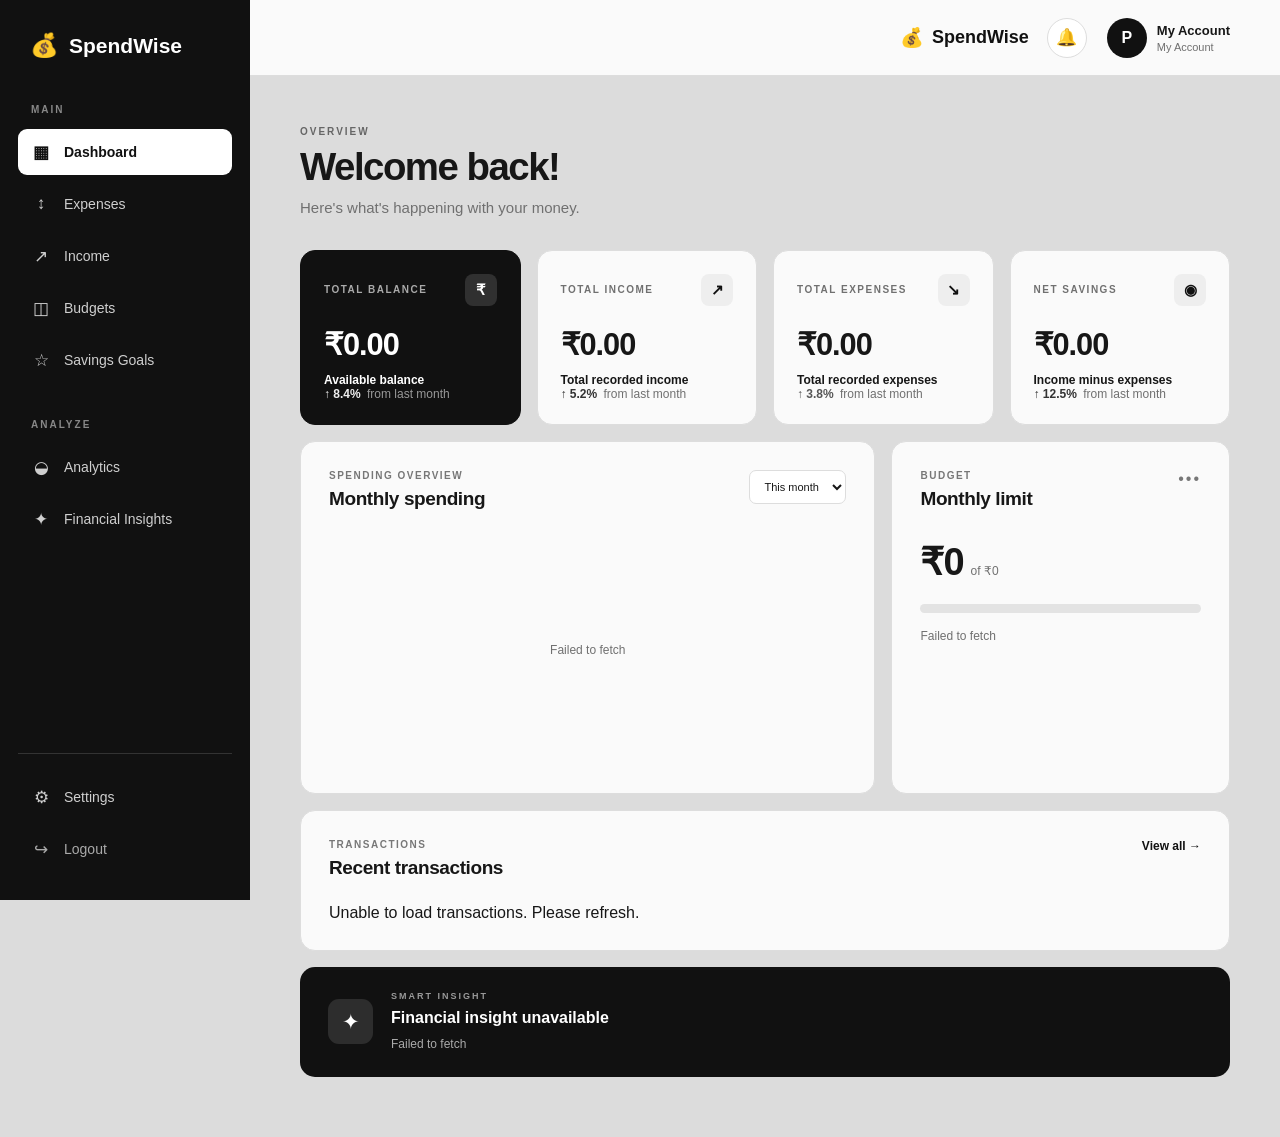
<file: dashboard.html>
<!doctype html>
<html lang="en">
  <head>
    <meta charset="UTF-8" />

    <meta name="viewport" content="width=device-width, initial-scale=1.0" />

    <title>Dashboard | SpendWise</title>

    <link rel="stylesheet" href="dashboard.css" />
  </head>

  <body>
    <div class="dashboard-layout">
      <!-- ================= SIDEBAR ================= -->

      <aside class="sidebar">
        <!-- Logo -->

        <a href="dashboard.html" class="sidebar-logo">
          <span>💰</span>

          <strong>SpendWise</strong>
        </a>

        <!-- Navigation -->

        <nav class="sidebar-nav">
          <p class="nav-label">MAIN</p>

          <a href="dashboard.html" class="nav-link active">
            <span>▦</span>
            Dashboard
          </a>

          <a href="expenses.html" class="nav-link">
            <span>↕</span>
            Expenses
          </a>

          <a href="income.html" class="nav-link">
            <span>↗</span>
            Income
          </a>

          <a href="budgets.html" class="nav-link">
            <span>◫</span>
            Budgets
          </a>

          <a href="savings.html" class="nav-link">
            <span>☆</span>
            Savings Goals
          </a>

          <p class="nav-label second-label">ANALYZE</p>

          <a href="analytics.html" class="nav-link">
            <span>◒</span>
            Analytics
          </a>

          <a href="insights.html" class="nav-link">
            <span>✦</span>
            Financial Insights
          </a>
        </nav>

        <!-- Sidebar Bottom -->

        <div class="sidebar-bottom">
          <a href="settings.html" class="nav-link">
            <span>⚙</span>
            Settings
          </a>

          <a href="index.html" class="nav-link logout">
            <span>↪</span>
            Logout
          </a>
        </div>
      </aside>

      <div class="mobile-nav-overlay" id="mobileNavOverlay"></div>

      <!-- ================= MAIN ================= -->

      <main class="dashboard-main">
        <!-- ================= TOPBAR ================= -->

        <header class="dashboard-header">
          <button
            class="hamburger-button"
            id="hamburgerBtn"
            type="button"
            aria-label="Open navigation"
            aria-expanded="false"
          >
            ☰
          </button>

          <div class="mobile-logo">
            <span>💰</span>

            SpendWise
          </div>

          <div class="header-actions">
            <button
              class="notification-button"
              type="button"
              aria-label="Notifications"
            >
            🔔
            </button>

            <div class="profile">
              <div class="profile-avatar" id="profileAvatar">P</div>

              <div class="profile-info">
                <strong id="profileName">My Account</strong>

                <span> My Account </span>
              </div>
            </div>
          </div>
        </header>

        <!-- ================= DASHBOARD CONTENT ================= -->

        <div class="dashboard-content">
          <!-- Welcome -->

          <section class="welcome-section">
            <div>
              <p class="welcome-label">OVERVIEW</p>

              <h1 id="welcomeHeading">Welcome back!</h1>

              <p>Here's what's happening with your money.</p>
            </div>
          </section>

          <!-- ================= SUMMARY CARDS ================= -->

          <section class="summary-grid">
            <!-- Balance -->

            <article class="summary-card balance-card">
              <div class="card-top">
                <span> TOTAL BALANCE </span>

                <span class="card-icon"> ₹ </span>
              </div>

              <!-- Balance -->
              <h2 id="totalBalance">₹0.00</h2>
              <p>Available balance</p>

              <p class="positive">
                ↑ 8.4%
                <span> from last month </span>
              </p>
            </article>

            <!-- Income -->

            <article class="summary-card">
              <div class="card-top">
                <span> TOTAL INCOME </span>

                <span class="card-icon"> ↗ </span>
              </div>

              <!-- Income -->
<h2 id="totalIncome">₹0.00</h2>
<p>Total recorded income</p>

              <p class="positive">
                ↑ 5.2%
                <span> from last month </span>
              </p>
            </article>

            <!-- Expenses -->

            <article class="summary-card">
              <div class="card-top">
                <span> TOTAL EXPENSES </span>

                <span class="card-icon"> ↘ </span>
              </div>

              <!-- Expenses -->
<h2 id="totalExpenses">₹0.00</h2>
<p>Total recorded expenses</p>


              <p class="negative">
                ↑ 3.8%
                <span> from last month </span>
              </p>
            </article>

            <!-- Savings -->

            <article class="summary-card">
              <div class="card-top">
                <span> NET SAVINGS </span>

                <span class="card-icon"> ◉ </span>
              </div>

                
<!-- Savings -->
<h2 id="netSavings">₹0.00</h2>
<p>Income minus expenses</p>

              <p class="positive">
                ↑ 12.5%
                <span> from last month </span>
              </p>
            </article>
          </section>

          <!-- ================= MORE CONTENT ================= -->

          <section class="dashboard-grid">
            
<!-- Spending Overview -->
<article class="dashboard-card spending-card">
  <div class="section-heading">
    <div>
      <p>SPENDING OVERVIEW</p>
      <h2 id="spendingChartTitle">Monthly spending</h2>
    </div>

    <select id="spendingPeriod" aria-label="Spending chart period">
      <option value="this-month">This month</option>
      <option value="last-month">Last month</option>
      <option value="this-year">This year</option>
    </select>
  </div>

  <div class="chart-placeholder" id="spendingChart">
    <p class="chart-status" id="spendingChartStatus" role="status">
      Loading spending data...
    </p>
  </div>
</article>

            
<!-- Budget -->
<article class="dashboard-card budget-card">
  <div class="section-heading">
    <div>
      <p>BUDGET</p>
      <h2>Monthly limit</h2>
    </div>

    <span class="more"> ••• </span>
  </div>

  <div class="budget-amount">
    <strong id="budgetSpent">₹0</strong>
    <span> of <span id="budgetTotal">₹0</span></span>
  </div>

  <div
    class="progress"
    role="progressbar"
    aria-label="Monthly budget used"
    aria-valuemin="0"
    aria-valuemax="100"
    aria-valuenow="0"
    id="budgetProgress"
  >
    <span id="budgetProgressBar" style="width: 0%"></span>
  </div>

  <p class="budget-note" id="budgetNote">
    Loading budget details...
  </p>
</article>

          </section>

          <!-- ================= RECENT TRANSACTIONS ================= -->

          <section class="transactions-card dashboard-card">
            <div class="section-heading">
              <div>
                <p>TRANSACTIONS</p>

                <h2>Recent transactions</h2>
              </div>

              <a href="expenses.html"> View all → </a>
            </div>

            <div class="transaction-list" id="transactionList">
              <!-- Transaction 1 -->

              <div class="transaction">
                <div class="transaction-icon">🍔</div>

                <div class="transaction-info">
                  <strong> Food & Dining </strong>

                  <span> Today · 12:30 PM </span>
                </div>

                <strong class="expense"> -₹850 </strong>
              </div>

              <!-- Transaction 2 -->

              <div class="transaction">
                <div class="transaction-icon">🛍️</div>

                <div class="transaction-info">
                  <strong> Shopping </strong>

                  <span> Yesterday · 5:45 PM </span>
                </div>

                <strong class="expense"> -₹1,250 </strong>
              </div>

              <!-- Transaction 3 -->

              <div class="transaction">
                <div class="transaction-icon">🚕</div>

                <div class="transaction-info">
                  <strong> Transport </strong>

                  <span> Yesterday · 9:20 AM </span>
                </div>

                <strong class="expense"> -₹420 </strong>
              </div>

              <!-- Transaction 4 -->

              <div class="transaction">
                <div class="transaction-icon">💼</div>

                <div class="transaction-info">
                  <strong> Salary </strong>

                  <span> 01 Aug · 10:00 AM </span>
                </div>

                <strong class="income"> +₹30,000 </strong>
              </div>
            </div>
          </section>

          <!-- ================= INSIGHT ================= -->

          
          
<!-- ================= INSIGHT ================= -->

<section class="smart-insight">
  <div class="insight-icon">✦</div>

  <div>
    <p>SMART INSIGHT</p>

    <h2 id="smartInsightTitle">
      Loading your financial insights...
    </h2>

    <span id="smartInsightDescription">
      Analyzing your spending patterns.
    </span>
  </div>
</section>


        </div>
      </main>
    </div>

    <script src="dashboard.js"></script>
  </body>
</html>
</file>
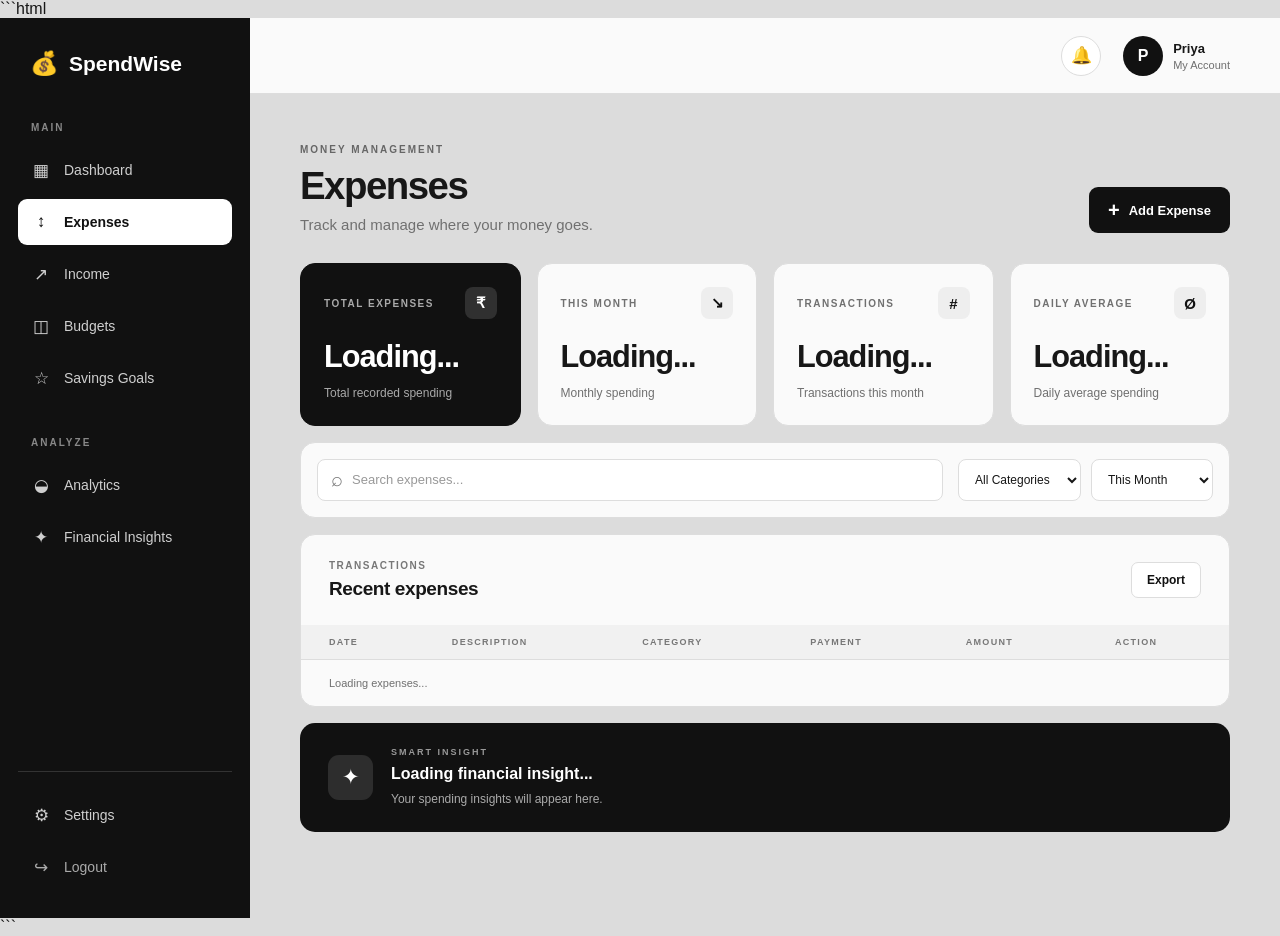
<file: expenses.html>
```html
<!doctype html>
<html lang="en">
<head>
    <meta charset="UTF-8">
    <meta name="viewport" content="width=device-width, initial-scale=1.0">
    <title>Expenses | SpendWise</title>
    <link rel="stylesheet" href="expenses.css">
</head>

<body>
<div class="expenses-layout">

    <!-- SIDEBAR -->
    <aside class="sidebar">
        <a href="dashboard.html" class="sidebar-logo">
            <span>💰</span>
            <strong>SpendWise</strong>
        </a>

        <nav class="sidebar-nav">
            <p class="nav-label">MAIN</p>

            <a href="dashboard.html" class="nav-link">
                <span>▦</span> Dashboard
            </a>

            <a href="expenses.html" class="nav-link active">
                <span>↕</span> Expenses
            </a>

            <a href="income.html" class="nav-link">
                <span>↗</span> Income
            </a>

            <a href="budgets.html" class="nav-link">
                <span>◫</span> Budgets
            </a>

            <a href="savings.html" class="nav-link">
                <span>☆</span> Savings Goals
            </a>

            <p class="nav-label second-label">ANALYZE</p>

            <a href="analytics.html" class="nav-link">
                <span>◒</span> Analytics
            </a>

            <a href="insights.html" class="nav-link">
                <span>✦</span> Financial Insights
            </a>
        </nav>

        <div class="sidebar-bottom">
            <a href="settings.html" class="nav-link">
                <span>⚙</span> Settings
            </a>

            <a href="index.html" class="nav-link logout">
                <span>↪</span> Logout
            </a>
        </div>
    </aside>

    <div class="mobile-nav-overlay" id="mobileNavOverlay"></div>

    <!-- MAIN -->
    <main class="expenses-main">

        <!-- HEADER -->
        <header class="expenses-header">

            <button
                class="hamburger-button"
                id="hamburgerBtn"
                type="button"
                aria-label="Open navigation"
                aria-expanded="false">
                ☰
            </button>

            <div class="mobile-logo">
                <span>💰</span>
                SpendWise
            </div>

            <div class="header-actions">
                <button class="notification-button"
                        aria-label="Notifications">
                    🔔
                </button>

                <div class="profile">
                    <div class="profile-avatar">P</div>

                    <div class="profile-info">
                        <strong>Priya</strong>
                        <span>My Account</span>
                    </div>
                </div>
            </div>
        </header>

        <!-- CONTENT -->
        <div class="expenses-content">

            <!-- PAGE INTRO -->
            <section class="page-intro">
                <div>
                    <p class="page-label">MONEY MANAGEMENT</p>
                    <h1>Expenses</h1>
                    <p>Track and manage where your money goes.</p>
                </div>

                <button class="add-expense-btn" type="button">
                    <span>+</span>
                    Add Expense
                </button>
            </section>

            <!-- SUMMARY -->
            <section class="expense-summary">

                <article class="summary-card dark-card">
                    <div class="summary-top">
                        <span>TOTAL EXPENSES</span>
                        <span class="summary-icon">₹</span>
                    </div>

                    <h2>Loading...</h2>
                    <p>Total recorded spending</p>
                </article>

                <article class="summary-card">
                    <div class="summary-top">
                        <span>THIS MONTH</span>
                        <span class="summary-icon">↘</span>
                    </div>

                    <h2>Loading...</h2>
                    <p>Monthly spending</p>
                </article>

                <article class="summary-card">
                    <div class="summary-top">
                        <span>TRANSACTIONS</span>
                        <span class="summary-icon">#</span>
                    </div>

                    <h2>Loading...</h2>
                    <p>Transactions this month</p>
                </article>

                <article class="summary-card">
                    <div class="summary-top">
                        <span>DAILY AVERAGE</span>
                        <span class="summary-icon">Ø</span>
                    </div>

                    <h2>Loading...</h2>
                    <p>Daily average spending</p>
                </article>

            </section>

            <!-- FILTER BAR -->
            <section class="expense-tools">

                <div class="search-box">
                    <span>⌕</span>

                    <input
                        type="search"
                        id="expenseSearch"
                        placeholder="Search expenses...">
                </div>

                <div class="filter-group">

                    <select id="categoryFilter">
                        <option>All Categories</option>
                        <option>Food & Dining</option>
                        <option>Shopping</option>
                        <option>Transport</option>
                        <option>Bills</option>
                        <option>Entertainment</option>
                        <option>Other</option>
                    </select>

                    <select id="dateFilter">
                        <option>This Month</option>
                        <option>Last Month</option>
                        <option>Last 3 Months</option>
                        <option>This Year</option>
                    </select>

                </div>
            </section>

            <!-- EXPENSE TABLE -->
            <section class="expenses-card">

                <div class="table-heading">
                    <div>
                        <p>TRANSACTIONS</p>
                        <h2>Recent expenses</h2>
                    </div>

                    <button class="export-btn" type="button">
                        Export
                    </button>
                </div>

                <div class="table-wrapper">
                    <table>
                        <thead>
                            <tr>
                                <th>DATE</th>
                                <th>DESCRIPTION</th>
                                <th>CATEGORY</th>
                                <th>PAYMENT</th>
                                <th>AMOUNT</th>
                                <th>ACTION</th>
                            </tr>
                        </thead>

                        <!-- Spring Boot loads database records here -->
                        <tbody>
                        </tbody>

                    </table>
                </div>

                <!-- PAGINATION -->
                <div class="pagination">
                    <span>Loading expenses...</span>

                    <div class="page-buttons">
                    </div>
                </div>

            </section>

            <!-- SMART INSIGHT -->
            <section class="expense-insight">

                <div class="insight-symbol">✦</div>

                <div>
                    <p>SMART INSIGHT</p>

                    <h2>Loading financial insight...</h2>

                    <span>
                        Your spending insights will appear here.
                    </span>
                </div>

            </section>

        </div>
    </main>
</div>

<!-- ADD / EDIT EXPENSE MODAL -->
<div class="expense-modal" id="expenseModal">

    <div class="expense-modal-box">

        <div class="modal-header">
            <div>
                <p>EXPENSE MANAGEMENT</p>
                <h2>Add New Expense</h2>
            </div>

            <button
                type="button"
                class="modal-close"
                id="closeModal"
                aria-label="Close">
                ×
            </button>
        </div>

        <form id="expenseForm">

            <div class="form-group">
                <label for="expenseDescription">Description</label>

                <input
                    type="text"
                    id="expenseDescription"
                    placeholder="e.g. Lunch"
                    required>
            </div>

            <div class="form-row">

                <div class="form-group">
                    <label for="expenseAmount">Amount</label>

                    <input
                        type="number"
                        id="expenseAmount"
                        placeholder="e.g. 500"
                        min="1"
                        required>
                </div>

                <div class="form-group">
                    <label for="expenseDate">Date</label>

                    <input
                        type="date"
                        id="expenseDate"
                        required>
                </div>

            </div>

            <div class="form-row">

                <div class="form-group">
                    <label for="expenseCategory">Category</label>

                    <select id="expenseCategory" required>
                        <option value="">Select category</option>
                        <option value="Food & Dining">Food & Dining</option>
                        <option value="Shopping">Shopping</option>
                        <option value="Transport">Transport</option>
                        <option value="Bills">Bills</option>
                        <option value="Entertainment">Entertainment</option>
                        <option value="Other">Other</option>
                    </select>
                </div>

                <div class="form-group">
                    <label for="expensePayment">Payment Method</label>

                    <select id="expensePayment" required>
                        <option value="">Select payment</option>
                        <option value="UPI">UPI</option>
                        <option value="Card">Card</option>
                        <option value="Cash">Cash</option>
                        <option value="Net Banking">Net Banking</option>
                    </select>
                </div>

            </div>

            <div class="modal-actions">

                <button
                    type="button"
                    class="cancel-btn"
                    id="cancelModal">
                    Cancel
                </button>

                <button
                    type="submit"
                    class="save-expense-btn">
                    Save Expense
                </button>

            </div>

        </form>
    </div>
</div>

<!-- JAVASCRIPT -->
<script src="profile.js"></script>
<script src="expenses.js"></script>

</body>
</html>
```
</file>
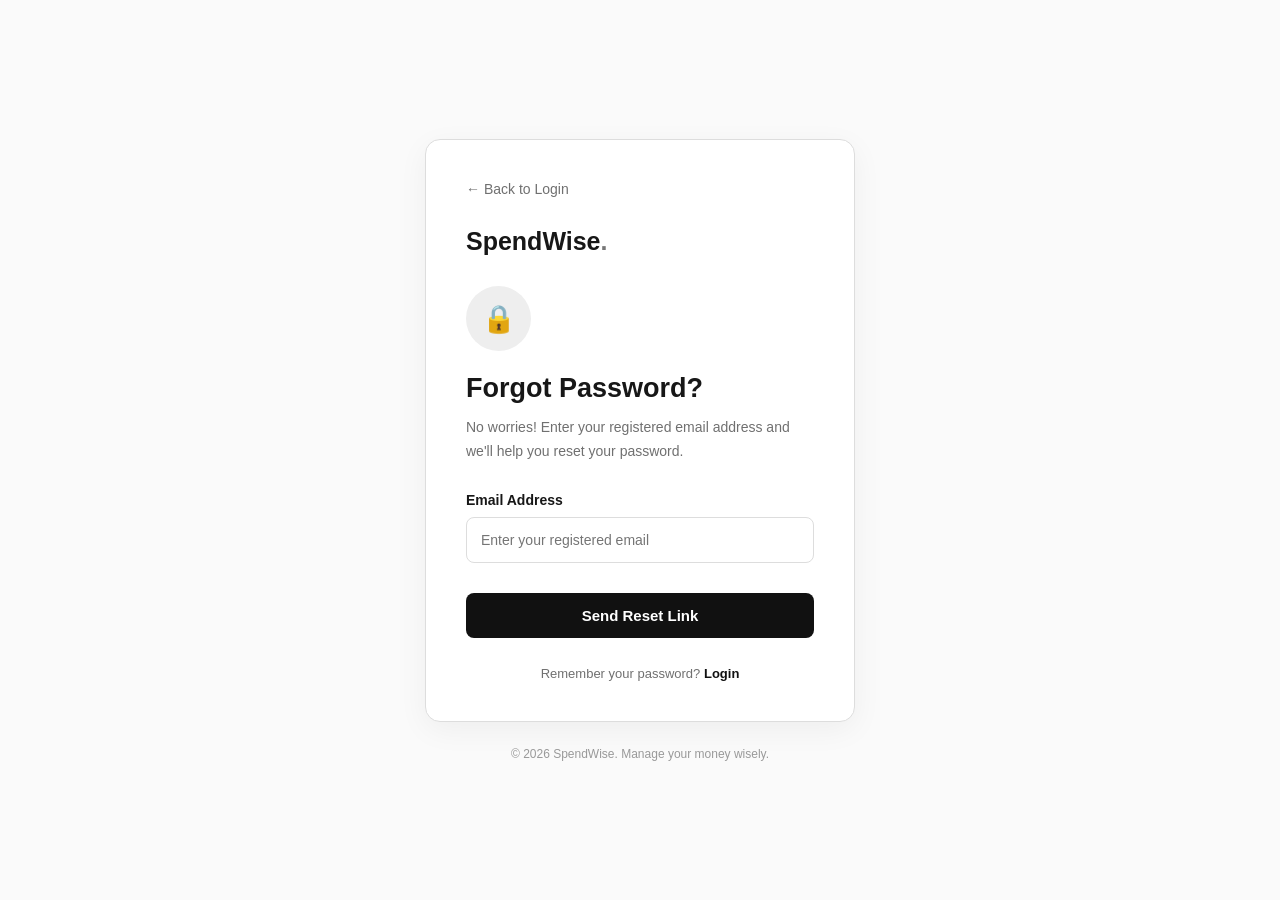
<file: forgotpassword.html>
<!DOCTYPE html>
<html lang="en">
<head>
    <meta charset="UTF-8">
    <meta name="viewport" content="width=device-width, initial-scale=1.0">
    <title>Forgot Password | SpendWise</title>
    <link rel="stylesheet" href="forgotpassword.css">
</head>
<body>

    <div class="forgot-container">

        <div class="forgot-card">

            <a href="login.html" class="back-link">
                ← Back to Login
            </a>

            <div class="logo">SpendWise<span>.</span></div>

            <div class="lock-icon">🔒</div>

            <h1>Forgot Password?</h1>

            <p class="description">
                No worries! Enter your registered email address
                and we'll help you reset your password.
            </p>

            <form id="forgotPasswordForm">

                <label for="email">Email Address</label>

                <input
                    type="email"
                    id="email"
                    placeholder="Enter your registered email"
                    required
                >

                <p id="message" class="message"></p>

                <button type="submit" id="submitBtn">
                    Send Reset Link
                </button>

            </form>

            <p class="footer-text">
                Remember your password?
                <a href="login.html">Login</a>
            </p>

        </div>

        <div class="bottom-text">
            © 2026 SpendWise. Manage your money wisely.
        </div>

    </div>

    <script src="forgotpassword.js"></script>
</body>
</html>
</file>
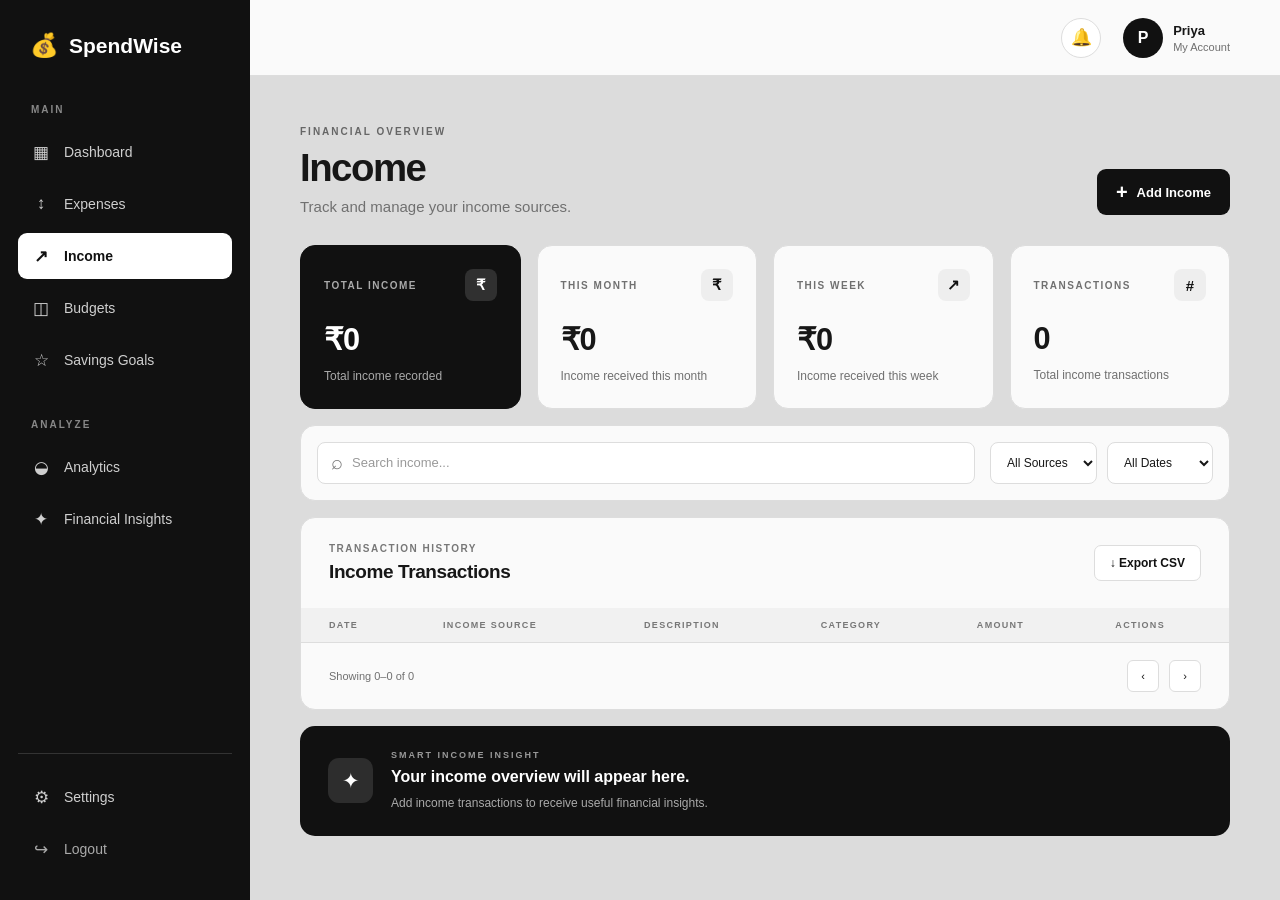
<file: income.html>
<!doctype html>
<html lang="en">
  <head>
    <meta charset="UTF-8" />

    <meta name="viewport" content="width=device-width, initial-scale=1.0" />

    <title>Income | SpendWise</title>

    <link rel="stylesheet" href="income.css" />
  </head>

  <body>
    <div class="income-layout">
      <!-- =====================================================
             SIDEBAR
             ===================================================== -->

      <aside class="sidebar">
        <!-- Logo -->

        <a href="dashboard.html" class="sidebar-logo">
          <span>💰</span>
          <strong>SpendWise</strong>
        </a>

        <!-- Navigation -->

        <nav class="sidebar-nav">
          <p class="nav-label">MAIN</p>

          <a href="dashboard.html" class="nav-link">
            <span>▦</span>

            Dashboard
          </a>

          <a href="expenses.html" class="nav-link">
            <span>↕</span>

            Expenses
          </a>

          <a href="income.html" class="nav-link active">
            <span>↗</span>

            Income
          </a>

          <a href="budgets.html" class="nav-link">
            <span>◫</span>

            Budgets
          </a>

          <a href="savings.html" class="nav-link">
            <span>☆</span>

            Savings Goals
          </a>

          <p class="nav-label second-label">ANALYZE</p>

          <a href="analytics.html" class="nav-link">
            <span>◒</span>

            Analytics
          </a>

          <a href="insights.html" class="nav-link">
            <span>✦</span>

            Financial Insights
          </a>
        </nav>

        <!-- Bottom Navigation -->

        <div class="sidebar-bottom">
          <a href="settings.html" class="nav-link">
            <span>⚙</span>

            Settings
          </a>

          <a href="index.html" class="nav-link logout">
            <span>↪</span>

            Logout
          </a>
        </div>
      </aside>

      <div class="mobile-nav-overlay" id="mobileNavOverlay"></div>

      <!-- =====================================================
             MAIN
             ===================================================== -->

      <main class="income-main">
        <!-- =================================================
                 HEADER
                 ================================================= -->

         
<header class="income-header">

  <!-- Mobile Logo -->
   <!-- Hamburger Menu -->

  <button
            class="hamburger-button"
            id="hamburgerBtn"
            type="button"
            aria-label="Open navigation"
            aria-expanded="false"
          >
            ☰
          </button>

  <div class="mobile-logo">
    <span>💰 SpendWise</span>

    
  </div>

  

  


          <!-- Header Actions -->

          <div class="header-actions">
            <button class="notification-button" type="button">🔔</button>

            <div class="profile">
              <div class="profile-avatar">P</div>

              <div class="profile-info">
                <strong>Priya</strong>

                <span>My Account</span>
              </div>
            </div>
          </div>
        </header>

        <!-- =================================================
                 CONTENT
                 ================================================= -->

        <section class="income-content">
          <!-- =================================================
                     PAGE INTRO
                     ================================================= -->

          <div class="page-intro">
            <div>
              <p class="page-label">FINANCIAL OVERVIEW</p>

              <h1>Income</h1>

              <p>Track and manage your income sources.</p>
            </div>

            <button class="add-income-btn" id="openIncomeModal" type="button">
              <span>+</span>

              Add Income
            </button>
          </div>

          <!-- =================================================
                     SUMMARY CARDS
                     ================================================= -->

          <section class="income-summary">
            <!-- Total Income -->

            <article class="summary-card dark-card">
              <div class="summary-top">
                <span> TOTAL INCOME </span>

                <span class="summary-icon"> ₹ </span>
              </div>

              <h2 id="totalIncome">₹0</h2>

              <p>Total income recorded</p>
            </article>

            <!-- This Month -->

            <article class="summary-card">
              <div class="summary-top">
                <span> THIS MONTH </span>

                <span class="summary-icon"> ₹ </span>
              </div>

              <h2 id="monthlyIncome">₹0</h2>

              <p>Income received this month</p>
            </article>

            <!-- This Week -->

            <article class="summary-card">
              <div class="summary-top">
                <span> THIS WEEK </span>

                <span class="summary-icon"> ↗ </span>
              </div>

              <h2 id="weeklyIncome">₹0</h2>

              <p>Income received this week</p>
            </article>

            <!-- Transactions -->

            <article class="summary-card">
              <div class="summary-top">
                <span> TRANSACTIONS </span>

                <span class="summary-icon"> # </span>
              </div>

              <h2 id="incomeCount">0</h2>

              <p>Total income transactions</p>
            </article>
          </section>

          <!-- =================================================
                     SEARCH + FILTER
                     ================================================= -->

          <section class="income-tools">
            <!-- Search -->

            <div class="search-box">
              <span> ⌕ </span>

              <input
                type="text"
                id="searchIncome"
                placeholder="Search income..."
              />
            </div>

            <!-- Filters -->

            <div class="filter-group">
              <select id="incomeSourceFilter">
                <option value="all">All Sources</option>

                <option value="Salary">Salary</option>

                <option value="Freelance">Freelance</option>

                <option value="Business">Business</option>

                <option value="Investment">Investment</option>

                <option value="Gift">Gift</option>

                <option value="Other">Other</option>
              </select>

              <select id="incomeDateFilter">
                <option value="all">All Dates</option>

                <option value="today">Today</option>

                <option value="week">This Week</option>

                <option value="month">This Month</option>
              </select>
            </div>
          </section>

          <!-- =================================================
                     INCOME TABLE CARD
                     ================================================= -->

          <section class="income-card">
            <!-- Table Heading -->

            <div class="table-heading">
              <div>
                <p>TRANSACTION HISTORY</p>

                <h2>Income Transactions</h2>
              </div>

              <button class="export-btn" id="exportIncome" type="button">
                ↓ Export CSV
              </button>
            </div>

            <!-- Table -->

            <div class="table-wrapper">
              <table>
                <thead>
                  <tr>
                    <th>DATE</th>

                    <th>INCOME SOURCE</th>

                    <th>DESCRIPTION</th>

                    <th>CATEGORY</th>

                    <th>AMOUNT</th>

                    <th>ACTIONS</th>
                  </tr>
                </thead>

                <tbody id="incomeTableBody">
                  <!-- JavaScript will insert rows -->
                </tbody>
              </table>
            </div>

            <!-- Empty State -->

            <div class="empty-state" id="emptyState">
              <div class="empty-icon">₹</div>

              <h3>No income records found</h3>

              <p>Add your first income transaction to get started.</p>
            </div>

            <!-- Pagination -->

            <div class="pagination">
              <span id="paginationInfo"> Showing 0–0 of 0 </span>

              <div class="page-buttons">
                <button id="previousPage" type="button">‹</button>

                <div id="pageNumbers" class="page-number-list">
                  <!-- JavaScript will insert page numbers -->
                </div>

                <button id="nextPage" type="button">›</button>
              </div>
            </div>
          </section>

          <!-- =================================================
                     SMART INSIGHT
                     ================================================= -->

          <section class="income-insight">
            <div class="insight-symbol">✦</div>

            <div>
              <p>SMART INCOME INSIGHT</p>

              <h2 id="incomeInsightTitle">
                Your income overview will appear here.
              </h2>

              <span id="incomeInsightText">
                Add income transactions to receive useful financial insights.
              </span>
            </div>
          </section>
        </section>
      </main>
    </div>

    <!-- =========================================================
         ADD / EDIT INCOME MODAL
         ========================================================= -->

    <div class="income-modal" id="incomeModal">
      <div class="income-modal-box">
        <!-- Modal Header -->

        <div class="modal-header">
          <div>
            <p>INCOME RECORD</p>

            <h2 id="modalTitle">Add Income</h2>
          </div>

          <button class="modal-close" id="closeIncomeModal" type="button">
            ×
          </button>
        </div>

        <!-- Form -->

        <form id="incomeForm">
          <!-- Row 1 -->

          <div class="form-row">
            <div class="form-group">
              <label for="incomeSource"> Income Source </label>

              <select id="incomeSource" required>
                <option value="">Select source</option>

                <option value="Salary">Salary</option>

                <option value="Freelance">Freelance</option>

                <option value="Business">Business</option>

                <option value="Investment">Investment</option>

                <option value="Gift">Gift</option>

                <option value="Other">Other</option>
              </select>
            </div>

            <div class="form-group">
              <label for="incomeAmount"> Amount </label>

              <input
                type="number"
                id="incomeAmount"
                placeholder="Enter amount"
                min="1"
                step="0.01"
                required
              />
            </div>
          </div>

          <!-- Row 2 -->

          <div class="form-row">
            <div class="form-group">
              <label for="incomeDate"> Date </label>

              <input type="date" id="incomeDate" required />
            </div>

            <div class="form-group">
              <label for="incomeCategory"> Category </label>

              <select id="incomeCategory" required>
                <option value="">Select category</option>

                <option value="Primary">Primary</option>

                <option value="Secondary">Secondary</option>

                <option value="Passive">Passive</option>

                <option value="Other">Other</option>
              </select>
            </div>
          </div>

          <!-- Description -->

          <div class="form-group">
            <label for="incomeDescription"> Description </label>

            <input
              type="text"
              id="incomeDescription"
              placeholder="Enter description"
            />
          </div>

          <!-- Modal Actions -->

          <div class="modal-actions">
            <button type="button" class="cancel-btn" id="cancelIncome">
              Cancel
            </button>

            <button type="submit" class="save-income-btn">Save Income</button>
          </div>
        </form>
      </div>
    </div>
    <!-- JavaScript -->
    <script src="profile.js"></script>
    <script src="income.js"></script>

  </body>
</html>
</file>
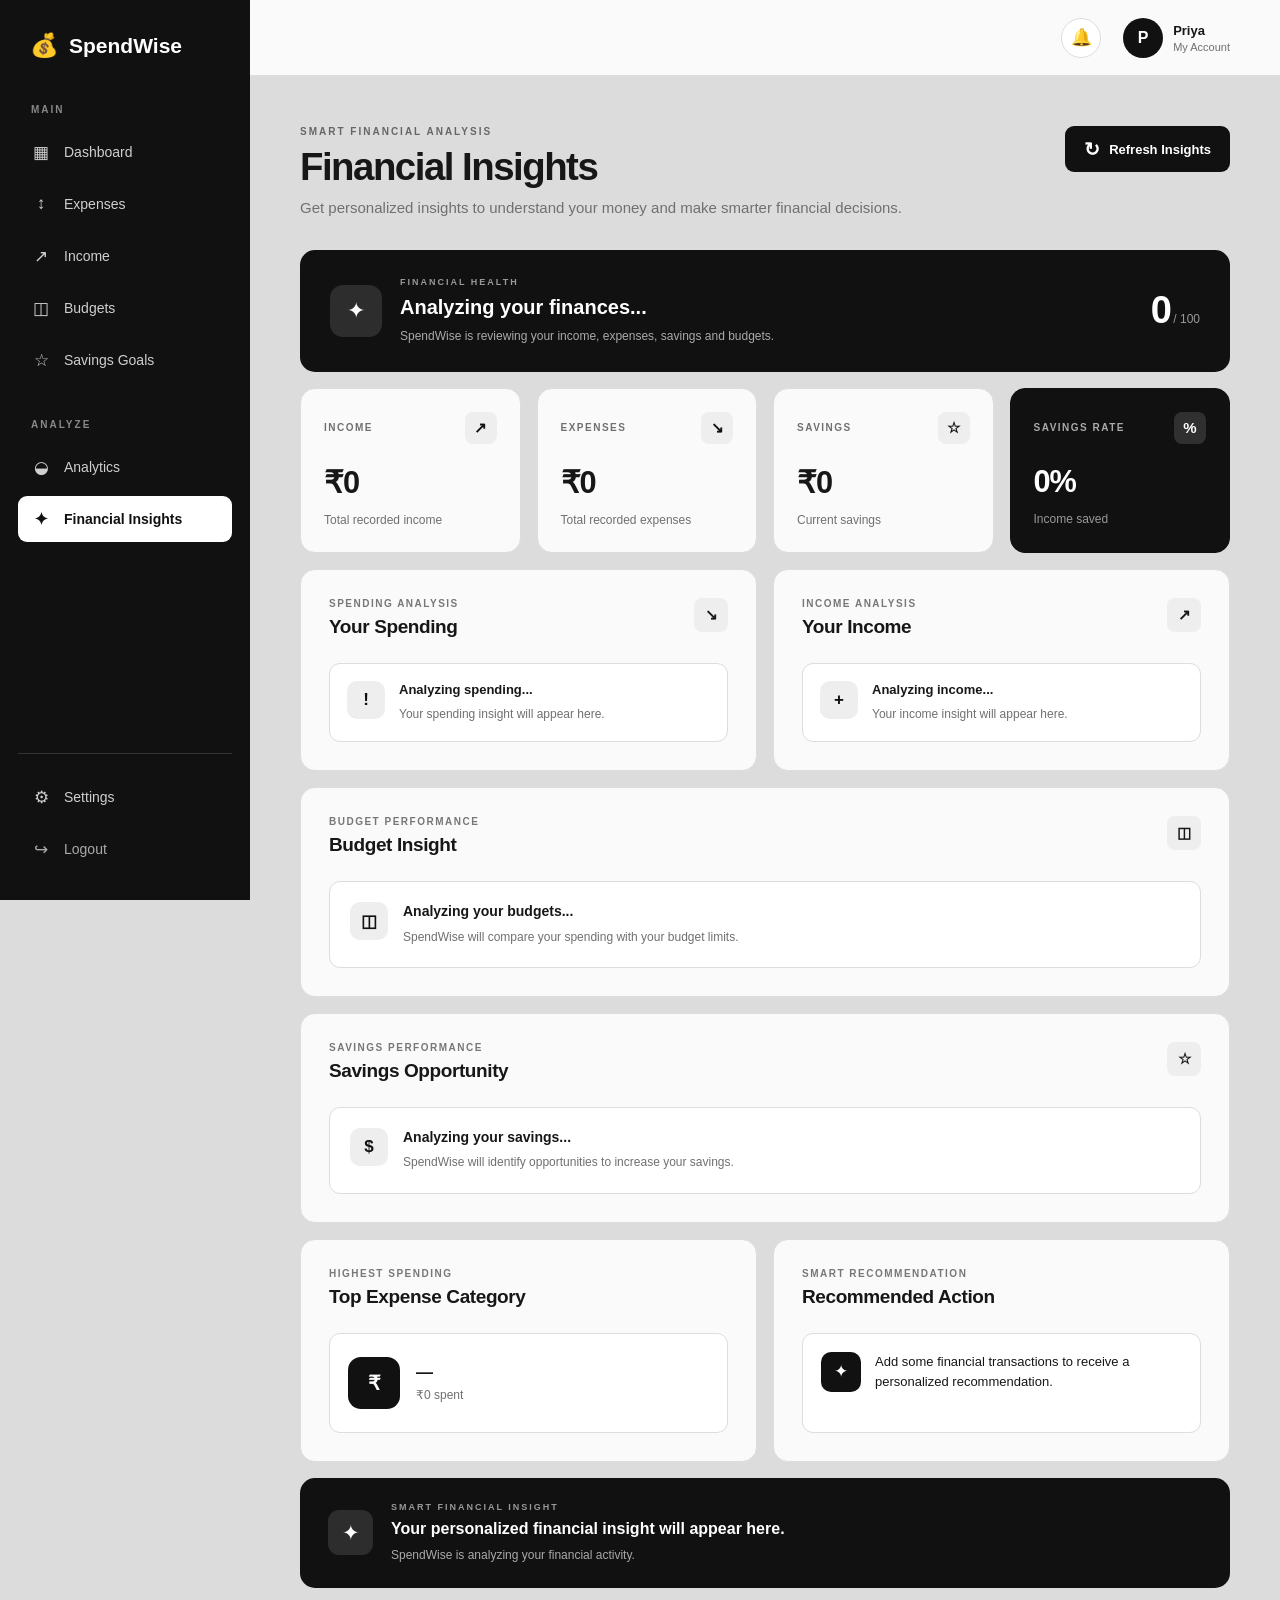
<file: insights.html>
<!doctype html>
<html lang="en">
  <head>
    <meta charset="UTF-8" />

    <meta
      name="viewport"
      content="width=device-width, initial-scale=1.0"
    />

    <title>Financial Insights | SpendWise</title>

    <link rel="stylesheet" href="insights.css" />
  </head>

  <body>
    <!-- =====================================================
         INSIGHTS LAYOUT
         ===================================================== -->

    <div class="insights-layout">

      <!-- =================================================
           SIDEBAR
           ================================================= -->

      <aside class="sidebar">

        <!-- Logo -->

        <a href="dashboard.html" class="sidebar-logo">
          <span>💰</span>
          <strong>SpendWise</strong>
        </a>


        <!-- Navigation -->

        <nav class="sidebar-nav">

          <p class="nav-label">
            MAIN
          </p>


          <a href="dashboard.html" class="nav-link">
            <span>▦</span>
            Dashboard
          </a>


          <a href="expenses.html" class="nav-link">
            <span>↕</span>
            Expenses
          </a>


          <a href="income.html" class="nav-link">
            <span>↗</span>
            Income
          </a>


          <a href="budgets.html" class="nav-link">
            <span>◫</span>
            Budgets
          </a>


          <a href="savings.html" class="nav-link">
            <span>☆</span>
            Savings Goals
          </a>


          <p class="nav-label second-label">
            ANALYZE
          </p>


          <a href="analytics.html" class="nav-link">
            <span>◒</span>
            Analytics
          </a>


          <a
            href="insights.html"
            class="nav-link active"
          >
            <span>✦</span>
            Financial Insights
          </a>

        </nav>


        <!-- Sidebar Bottom -->

        <div class="sidebar-bottom">

          <a href="settings.html" class="nav-link">
            <span>⚙</span>
            Settings
          </a>


          <a
            href="index.html"
            class="nav-link logout"
          >
            <span>↪</span>
            Logout
          </a>

        </div>

      </aside>


      <!-- =================================================
           MOBILE NAV OVERLAY
           ================================================= -->

      <div
        class="mobile-nav-overlay"
        id="mobileNavOverlay"
      ></div>


      <!-- =================================================
           MAIN AREA
           ================================================= -->

      <main class="insights-main">


        <!-- =================================================
             HEADER
             ================================================= -->

        <header class="insights-header">

          <!-- Hamburger -->

          <button
            class="hamburger-button"
            id="hamburgerBtn"
            type="button"
            aria-label="Open navigation"
            aria-expanded="false"
          >
            ☰
          </button>


          <!-- Mobile Logo -->

          <div class="mobile-logo">

            <span>💰</span>
            SpendWise

          </div>


          <!-- Header Actions -->

          <div class="header-actions">

            <button
              class="notification-button"
              type="button"
              aria-label="Notifications"
            >
              🔔
            </button>


            <div class="profile">

              <div class="profile-avatar">
                P
              </div>


              <div class="profile-info">

                <strong>
                  Priya
                </strong>

                <span>
                  My Account
                </span>

              </div>

            </div>

          </div>

        </header>


        <!-- =================================================
             INSIGHTS CONTENT
             ================================================= -->

        <section class="insights-content">


          <!-- =================================================
               PAGE INTRO
               ================================================= -->

          <div class="page-intro">

            <div>

              <p class="page-label">
                SMART FINANCIAL ANALYSIS
              </p>


              <h1>
                Financial Insights
              </h1>


              <p>
                Get personalized insights to understand
                your money and make smarter financial decisions.
              </p>

            </div>


            <!-- Refresh Button -->

            <button
              type="button"
              class="refresh-insights-button"
              id="refreshInsights"
            >
              <span>↻</span>
              Refresh Insights
            </button>

          </div>


          <!-- =================================================
               FINANCIAL HEALTH
               ================================================= -->

          <div class="health-card">

            <div class="health-icon">
              ✦
            </div>


            <div class="health-content">

              <p>
                FINANCIAL HEALTH
              </p>


              <h2 id="financialHealthTitle">
                Analyzing your finances...
              </h2>


              <span id="financialHealthText">
                SpendWise is reviewing your income,
                expenses, savings and budgets.
              </span>

            </div>


            <div class="health-score">

              <strong id="healthScore">
                0
              </strong>

              <span>
                / 100
              </span>

            </div>

          </div>


          <!-- =================================================
               INSIGHT SUMMARY
               ================================================= -->

          <div class="insight-summary-grid">


            <!-- Income -->

            <div class="summary-card">

              <div class="summary-card-top">

                <span>
                  INCOME
                </span>

                <div class="summary-icon">
                  ↗
                </div>

              </div>


              <h2 id="insightIncome">
                ₹0
              </h2>


              <p>
                Total recorded income
              </p>

            </div>


            <!-- Expenses -->

            <div class="summary-card">

              <div class="summary-card-top">

                <span>
                  EXPENSES
                </span>

                <div class="summary-icon">
                  ↘
                </div>

              </div>


              <h2 id="insightExpenses">
                ₹0
              </h2>


              <p>
                Total recorded expenses
              </p>

            </div>


            <!-- Savings -->

            <div class="summary-card">

              <div class="summary-card-top">

                <span>
                  SAVINGS
                </span>

                <div class="summary-icon">
                  ☆
                </div>

              </div>


              <h2 id="insightSavings">
                ₹0
              </h2>


              <p>
                Current savings
              </p>

            </div>


            <!-- Savings Rate -->

            <div class="summary-card dark-card">

              <div class="summary-card-top">

                <span>
                  SAVINGS RATE
                </span>

                <div class="summary-icon">
                  %
                </div>

              </div>


              <h2 id="insightSavingsRate">
                0%
              </h2>


              <p>
                Income saved
              </p>

            </div>

          </div>


          <!-- =================================================
               MAIN INSIGHTS
               ================================================= -->

          <div class="insights-grid">


            <!-- Spending Insight -->

            <div class="insight-panel">

              <div class="panel-heading">

                <div>

                  <p>
                    SPENDING ANALYSIS
                  </p>

                  <h2>
                    Your Spending
                  </h2>

                </div>

                <span class="panel-icon">
                  ↘
                </span>

              </div>


              <div class="insight-message">

                <div class="message-icon">
                  !
                </div>


                <div>

                  <strong id="spendingInsightTitle">
                    Analyzing spending...
                  </strong>


                  <p id="spendingInsightText">
                    Your spending insight will appear here.
                  </p>

                </div>

              </div>

            </div>


            <!-- Income Insight -->

            <div class="insight-panel">

              <div class="panel-heading">

                <div>

                  <p>
                    INCOME ANALYSIS
                  </p>

                  <h2>
                    Your Income
                  </h2>

                </div>

                <span class="panel-icon">
                  ↗
                </span>

              </div>


              <div class="insight-message">

                <div class="message-icon">
                  +
                </div>


                <div>

                  <strong id="incomeInsightTitle">
                    Analyzing income...
                  </strong>


                  <p id="incomeInsightText">
                    Your income insight will appear here.
                  </p>

                </div>

              </div>

            </div>

          </div>


          <!-- =================================================
               BUDGET INSIGHT
               ================================================= -->

          <div class="insight-panel budget-insight-panel">

            <div class="panel-heading">

              <div>

                <p>
                  BUDGET PERFORMANCE
                </p>

                <h2>
                  Budget Insight
                </h2>

              </div>

              <span class="panel-icon">
                ◫
              </span>

            </div>


            <div
              class="budget-insight-content"
              id="budgetInsight"
            >

              <div class="message-icon">
                ◫
              </div>


              <div>

                <strong id="budgetInsightTitle">
                  Analyzing your budgets...
                </strong>


                <p id="budgetInsightText">
                  SpendWise will compare your spending
                  with your budget limits.
                </p>

              </div>

            </div>

          </div>


          <!-- =================================================
               SAVINGS INSIGHT
               ================================================= -->

          <div class="insight-panel savings-insight-panel">

            <div class="panel-heading">

              <div>

                <p>
                  SAVINGS PERFORMANCE
                </p>

                <h2>
                  Savings Opportunity
                </h2>

              </div>

              <span class="panel-icon">
                ☆
              </span>

            </div>


            <div
              class="budget-insight-content"
              id="savingsInsight"
            >

              <div class="message-icon">
                $
              </div>


              <div>

                <strong id="savingsInsightTitle">
                  Analyzing your savings...
                </strong>


                <p id="savingsInsightText">
                  SpendWise will identify opportunities
                  to increase your savings.
                </p>

              </div>

            </div>

          </div>


          <!-- =================================================
               TOP SPENDING CATEGORY / RECOMMENDATION
               ================================================= -->

          <div class="insights-grid">


            <!-- Top Spending Category -->

            <div class="insight-panel">

              <div class="panel-heading">

                <div>

                  <p>
                    HIGHEST SPENDING
                  </p>

                  <h2>
                    Top Expense Category
                  </h2>

                </div>

              </div>


              <div class="category-highlight">

                <div class="category-big-icon">
                  ₹
                </div>


                <div>

                  <strong id="topInsightCategory">
                    —
                  </strong>


                  <p id="topInsightCategoryAmount">
                    ₹0 spent
                  </p>

                </div>

              </div>

            </div>


            <!-- Recommendation -->

            <div class="insight-panel">

              <div class="panel-heading">

                <div>

                  <p>
                    SMART RECOMMENDATION
                  </p>

                  <h2>
                    Recommended Action
                  </h2>

                </div>

              </div>


              <div class="recommendation">

                <div class="recommendation-icon">
                  ✦
                </div>


                <p id="recommendationText">
                  Add some financial transactions
                  to receive a personalized recommendation.
                </p>

              </div>

            </div>

          </div>


          <!-- =================================================
               SMART FINANCIAL INSIGHT
               ================================================= -->

          <div class="smart-insight">

            <div class="insight-icon">
              ✦
            </div>


            <div>

              <p>
                SMART FINANCIAL INSIGHT
              </p>


              <h2 id="mainInsightTitle">
                Your personalized financial insight
                will appear here.
              </h2>


              <span id="mainInsightText">
                SpendWise is analyzing your financial
                activity.
              </span>

            </div>

          </div>


        </section>

      </main>

    </div>


    <!-- =====================================================
         JAVASCRIPT
         ===================================================== -->
    <script src="profile.js"></script>
    <script src="insights.js"></script>

  </body>
</html>
</file>
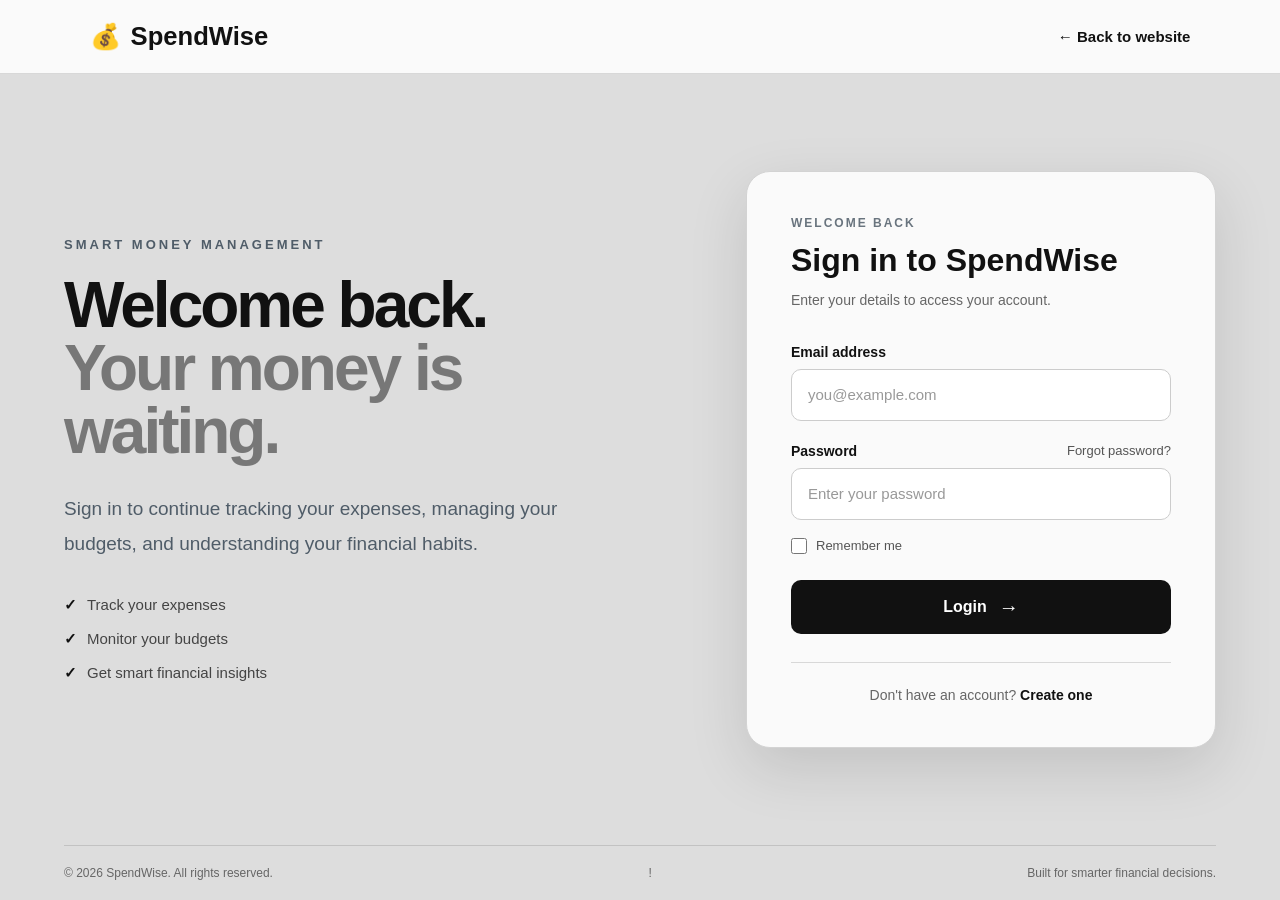
<file: login.html>
<!DOCTYPE html>
<html lang="en">
<head>
    <meta charset="UTF-8">
    <meta name="viewport" content="width=device-width, initial-scale=1.0">

    <title>Login | SpendWise</title>

    <link rel="stylesheet" href="login.css">
</head>

<body>

    <!-- ================= HEADER ================= -->

    <header class="login-header">

        <a href="index.html" class="logo">
            <span>💰</span>
            SpendWise
        </a>

        <a href="index.html" class="back-link">
            ← Back to website
        </a>

    </header>


    <!-- ================= LOGIN SECTION ================= -->

    <main class="login-page">

        <!-- Left Side -->
        <section class="login-intro">

            <p class="eyebrow">SMART MONEY MANAGEMENT</p>

            <h1>
                Welcome back.
                <span>Your money is waiting.</span>
            </h1>

            <p class="intro-text">
                Sign in to continue tracking your expenses,
                managing your budgets, and understanding
                your financial habits.
            </p>

            <div class="intro-points">

                <div>
                    <span>✓</span>
                    Track your expenses
                </div>

                <div>
                    <span>✓</span>
                    Monitor your budgets
                </div>

                <div>
                    <span>✓</span>
                    Get smart financial insights
                </div>

            </div>

        </section>


        <!-- Right Side -->
        <section class="login-card">

            <div class="login-card-header">

                <p class="card-label">WELCOME BACK</p>

                <h2>Sign in to SpendWise</h2>

                <p>
                    Enter your details to access your account.
                </p>

            </div>


            <!-- Login Form -->

            <form class="login-form" id="login-form">

                <!-- Email -->

                <div class="form-group">

                    <label for="email">
                        Email address
                    </label>

                    <input
                        type="email"
                        id="email"
                        name="email"
                        placeholder="you@example.com"
                        required
                    >

                </div>


                <!-- Password -->

                <div class="form-group">

                    <div class="password-label">

                        <label for="password">
                            Password
                        </label>

                        <a href="forgotpassword.html" class="forgot-link">
                            Forgot password?
                        </a>

                    </div>

                    <input
                        type="password"
                        id="password"
                        name="password"
                        placeholder="Enter your password"
                        required
                    >

                </div>


                <!-- Remember Me -->

                <div class="remember-row">

                    <label class="remember">

                        <input
                            type="checkbox"
                            id="remember"
                        >

                        <span>Remember me</span>

                    </label>

                </div>


                <!-- Login Button -->

                <button
                    type="submit"
                    class="login-button"
                >
                    Login
                    <span>→</span>
                </button>

            </form>


            <!-- Register -->

            <div class="register-link">

                <p>
                    Don't have an account?
                    <a href="register.html">
                        Create one
                    </a>
                </p>

            </div>

        </section>

    </main>


    <!-- ================= FOOTER ================= -->

    <footer class="login-footer">

        <p>
            © 2026 SpendWise. All rights reserved.
        </p>
!
        <p>
            Built for smarter financial decisions.
        </p>

    </footer>

    <script src="login.js"></script>

</body>
</html>
</file>
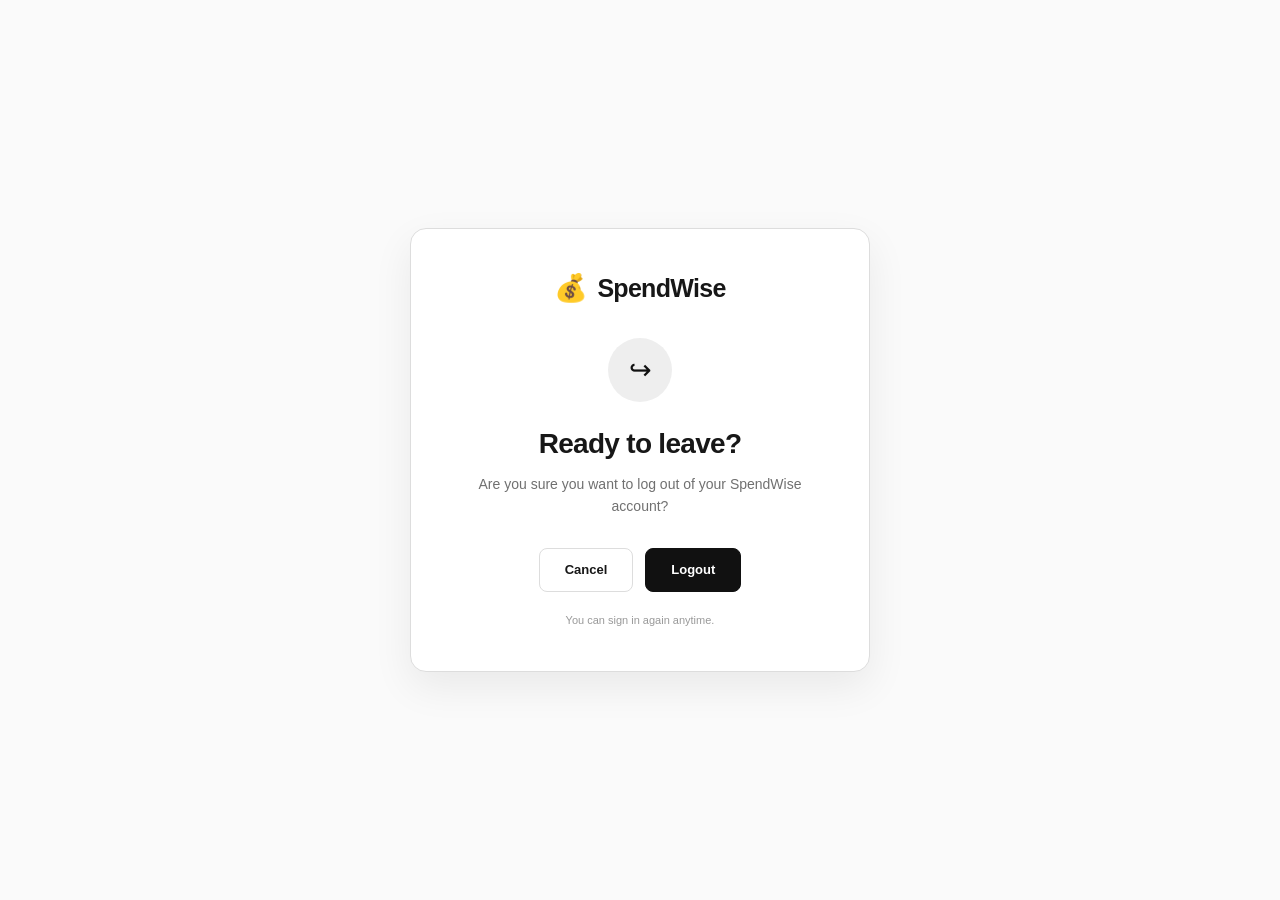
<file: logout.html>
<!DOCTYPE html>
<html lang="en">

<head>

  <meta charset="UTF-8">

  <meta
    name="viewport"
    content="width=device-width, initial-scale=1.0"
  >

  <title>Logout | SpendWise</title>

  <link
    rel="stylesheet"
    href="logout.css"
  >

</head>


<body>

  <main class="logout-page">

    <section class="logout-card">

      <!-- LOGO -->

      <div class="brand">

        <span class="brand-icon">
          💰
        </span>

        <span class="brand-name">
          SpendWise
        </span>

      </div>


      <!-- LOGOUT ICON -->

      <div class="logout-icon">
        ↪
      </div>


      <!-- CONTENT -->

      <h1>
        Ready to leave?
      </h1>

      <p class="logout-message">
        Are you sure you want to log out of your SpendWise account?
      </p>


      <!-- ACTIONS -->

      <div class="logout-actions">

        <button
          type="button"
          class="cancel-button"
          id="cancelLogoutBtn"
        >
          Cancel
        </button>


        <button
          type="button"
          class="logout-button"
          id="confirmLogoutBtn"
        >
          Logout
        </button>

      </div>


      <p class="logout-note">
        You can sign in again anytime.
      </p>

    </section>

  </main>


  <script src="logout.js"></script>
  <script src="profile.js"></script>
</body>

</html>
</file>
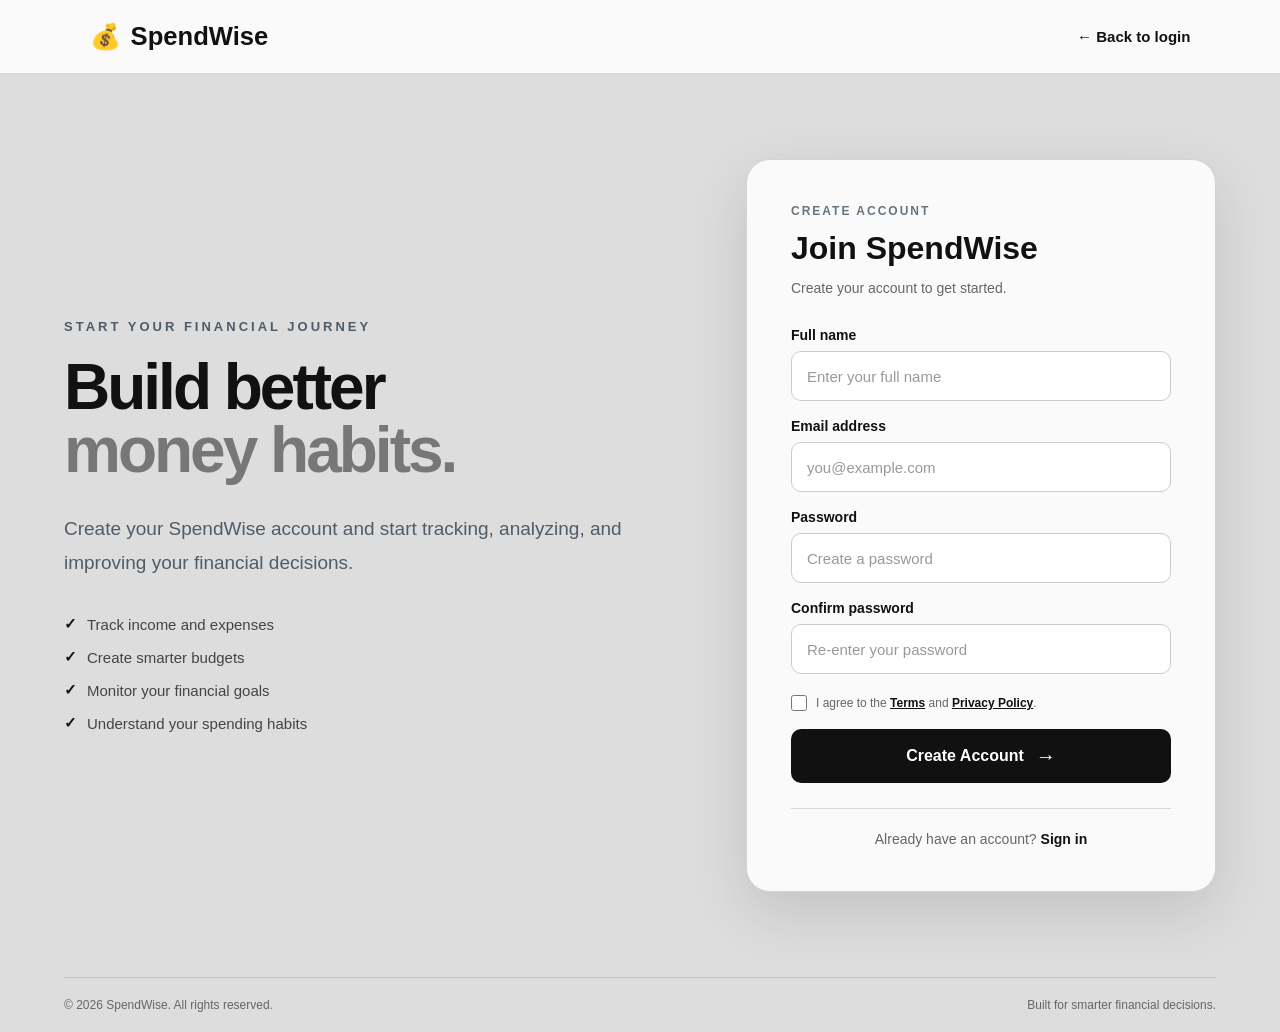
<file: register.html>
<!DOCTYPE html>
<html lang="en">

<head>

    <meta charset="UTF-8">

    <meta
        name="viewport"
        content="width=device-width, initial-scale=1.0"
    >

    <title>Create Account | SpendWise</title>

    <link rel="stylesheet" href="register.css">

</head>


<body>

    <!-- ================= HEADER ================= -->

    <header class="register-header">

        <a href="index.html" class="logo">

            <span>💰</span>

            SpendWise

        </a>


        <a href="login.html" class="back-link">

            ← Back to login

        </a>

    </header>



    <!-- ================= REGISTER PAGE ================= -->

    <main class="register-page">


        <!-- LEFT SIDE -->

        <section class="register-intro">

            <p class="eyebrow">
                START YOUR FINANCIAL JOURNEY
            </p>


            <h1>

                Build better
                <span>money habits.</span>

            </h1>


            <p class="intro-text">

                Create your SpendWise account and
                start tracking, analyzing, and improving
                your financial decisions.

            </p>


            <div class="intro-points">

                <div>

                    <span>✓</span>

                    Track income and expenses

                </div>


                <div>

                    <span>✓</span>

                    Create smarter budgets

                </div>


                <div>

                    <span>✓</span>

                    Monitor your financial goals

                </div>


                <div>

                    <span>✓</span>

                    Understand your spending habits

                </div>

            </div>

        </section>



        <!-- RIGHT SIDE -->

        <section class="register-card">


            <div class="register-card-header">

                <p class="card-label">
                    CREATE ACCOUNT
                </p>


                <h2>
                    Join SpendWise
                </h2>


                <p>
                    Create your account to get started.
                </p>

            </div>



            <!-- REGISTER FORM -->

            <form
                class="register-form"
                id="registerForm"
            >


                <!-- FULL NAME -->

                <div class="form-group">

                    <label for="name">
                        Full name
                    </label>

                    <input
                        type="text"
                        id="name"
                        name="name"
                        placeholder="Enter your full name"
                        required
                    >

                </div>



                <!-- EMAIL -->

                <div class="form-group">

                    <label for="email">
                        Email address
                    </label>

                    <input
                        type="email"
                        id="email"
                        name="email"
                        placeholder="you@example.com"
                        required
                    >

                </div>



                <!-- PASSWORD -->

                <div class="form-group">

                    <label for="password">
                        Password
                    </label>

                    <input
                        type="password"
                        id="password"
                        name="password"
                        placeholder="Create a password"
                        minlength="8"
                        required
                    >

                </div>



                <!-- CONFIRM PASSWORD -->

                <div class="form-group">

                    <label for="confirmPassword">
                        Confirm password
                    </label>

                    <input
                        type="password"
                        id="confirmPassword"
                        name="confirmPassword"
                        placeholder="Re-enter your password"
                        minlength="8"
                        required
                    >

                </div>



                <!-- TERMS -->

                <label class="terms">

                    <input
                        type="checkbox"
                        id="terms"
                        required
                    >

                    <span>

                        I agree to the
                        <a href="#">Terms</a>
                        and
                        <a href="#">Privacy Policy</a>.

                    </span>

                </label>



                <!-- REGISTER BUTTON -->

                <button
                    type="submit"
                    class="register-button"
                >

                    Create Account

                    <span>→</span>

                </button>

            </form>



            <!-- LOGIN LINK -->

            <div class="login-link">

                <p>

                    Already have an account?

                    <a href="login.html">
                        Sign in
                    </a>

                </p>

            </div>

        </section>

    </main>



    <!-- ================= FOOTER ================= -->

    <footer class="register-footer">

        <p>
            © 2026 SpendWise. All rights reserved.
        </p>

        <p>
            Built for smarter financial decisions.
        </p>

    </footer>

    <script src="register.js"></script>

</body>

</html>
</file>
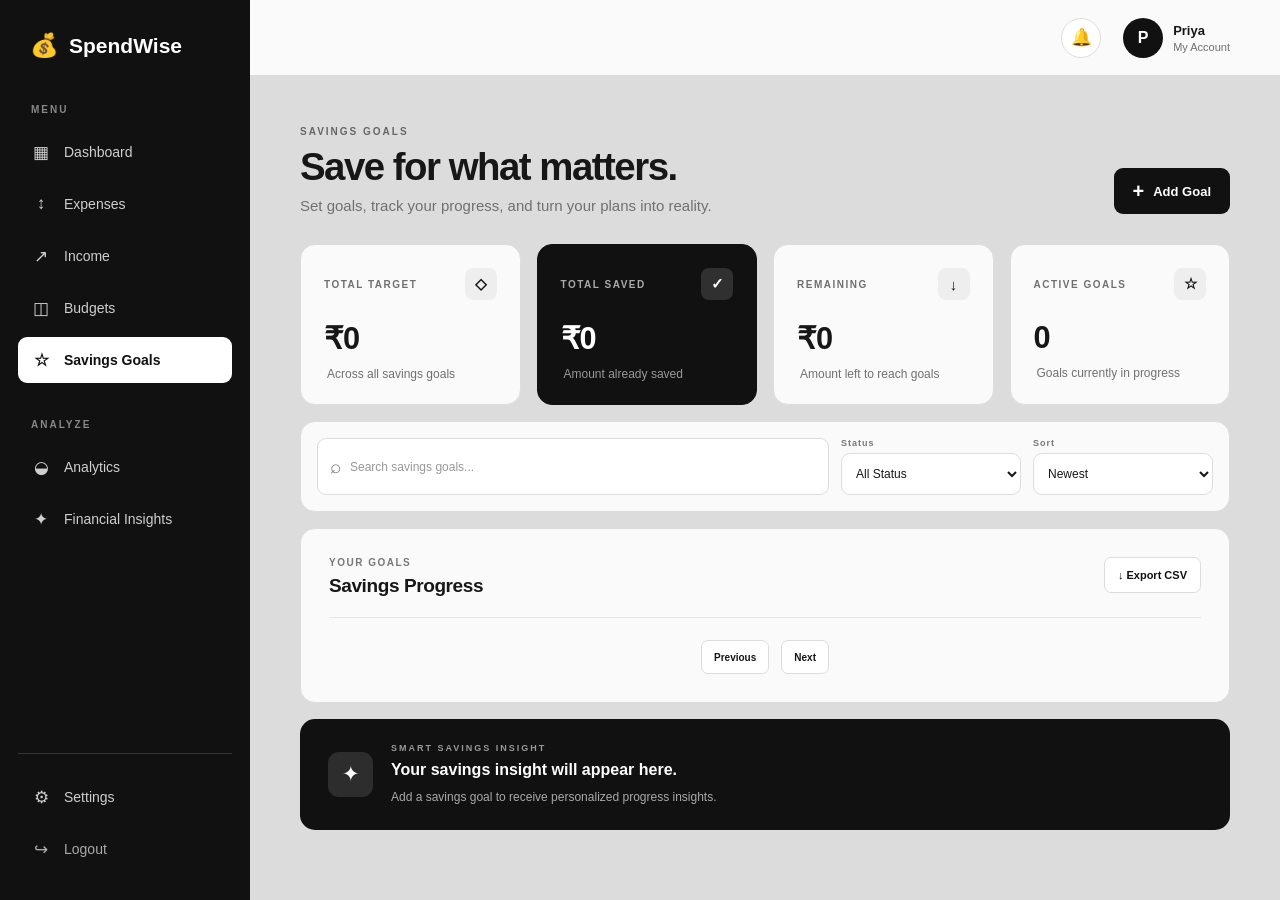
<file: savings.html>
<!DOCTYPE html>
<html lang="en">

<head>

    <meta charset="UTF-8">

    <meta
        name="viewport"
        content="width=device-width, initial-scale=1.0"
    >

    <title>Savings Goals | SpendWise</title>

    <link
        rel="stylesheet"
        href="savings.css"
    >

</head>


<body>


    <!-- =====================================================
         SAVINGS LAYOUT
         ===================================================== -->

    <div class="savings-layout">


        <!-- =================================================
             SIDEBAR
             ================================================= -->

        <aside class="sidebar">


            <!-- =================================================
                 SPENDWISE LOGO
                 ================================================= -->

            <a
                href="dashboard.html"
                class="sidebar-logo"
            >

              <span>💰</span>
          <strong>SpendWise</strong>

            </a>


            <!-- =================================================
                 NAVIGATION
                 ================================================= -->

            <nav class="sidebar-nav">


                <p class="nav-label">
                    MENU
                </p>


                <!-- Dashboard -->

                <a
                    href="dashboard.html"
                    class="nav-link"
                >

                    <span>▦</span>

                    Dashboard

                </a>


                <!-- Expenses -->

                <a
                    href="expenses.html"
                    class="nav-link"
                >

                    <span>↕</span>

                    Expenses

                </a>


                <!-- Income -->

                <a
                    href="income.html"
                    class="nav-link"
                >

                    <span>↗</span>

                    Income

                </a>


                <!-- Budgets -->

                <a
                    href="budgets.html"
                    class="nav-link"
                >

                    <span>◫</span>

                    Budgets

                </a>


                <!-- Savings Goals -->

                <a
                    href="savings.html"
                    class="nav-link active"
                >

                    <span>☆</span>

                    Savings Goals

                </a>


                <!-- Analyze -->

                <p class="nav-label second-label">
                    ANALYZE
                </p>


                <!-- Analytics -->

                <a
                    href="analytics.html"
                    class="nav-link"
                >

                    <span>◒</span>

                    Analytics

                </a>


                <!-- Financial Insights -->

                <a
                    href="insights.html"
                    class="nav-link"
                >

                    <span>✦</span>

                    Financial Insights

                </a>


            </nav>


            <!-- =================================================
                 SIDEBAR BOTTOM
                 ================================================= -->

            <div class="sidebar-bottom">


                <!-- Settings -->

                <a
                    href="settings.html"
                    class="nav-link"
                >

                    <span>⚙</span>

                    Settings

                </a>


                <!-- Logout -->

                <a
                    href="index.html"
                    class="nav-link logout"
                >

                    <span>↪</span>

                    Logout

                </a>


            </div>


        </aside>



        <!-- =================================================
             MOBILE NAV OVERLAY
             ================================================= -->

        <div
            class="mobile-nav-overlay"
            id="mobileNavOverlay"
        ></div>



        <!-- =================================================
             MAIN
             ================================================= -->

        <main class="savings-main">


            <!-- =================================================
                 HEADER
                 ================================================= -->

            <header class="savings-header">


                <!-- =================================================
                     MOBILE LOGO
                     ================================================= -->

                 
          <!-- Hamburger -->
          <button
            class="hamburger-button"
            id="hamburgerBtn"
            type="button"
            aria-label="Open navigation"
            aria-expanded="false"
          >
            ☰
          </button>
                <div class="mobile-logo">

                    <span>💰</span>

                    SpendWise

                </div>



                <!-- =================================================
                     HEADER ACTIONS
                     ================================================= -->

                <div class="header-actions">


                    <!-- Hamburger -->



                    <!-- Notification -->

                     <button class="notification-button" type="button">🔔</button>


                    <!-- Profile -->

                    <div class="profile">


                        <div class="profile-avatar">
                            P
                        </div>


                        <div class="profile-info">

                            <strong>
                                Priya
                            </strong>

                            <span>
                                My Account
                            </span>

                        </div>


                    </div>


                </div>


            </header>



            <!-- =================================================
                 SAVINGS CONTENT
                 ================================================= -->

            <section class="savings-content">


                <!-- =================================================
                     PAGE INTRO
                     ================================================= -->

                <div class="page-intro">


                    <div>

                        <p class="page-label">
                            SAVINGS GOALS
                        </p>


                        <h1>
                            Save for what matters.
                        </h1>


                        <p>
                            Set goals, track your progress,
                            and turn your plans into reality.
                        </p>

                    </div>


                    <!-- Add Goal -->

                    <button
                        type="button"
                        class="add-goal-button"
                        id="addGoalBtn"
                    >

                        <span>+</span>

                        Add Goal

                    </button>


                </div>



                <!-- =================================================
                     SUMMARY CARDS
                     ================================================= -->

                <div class="summary-grid">


                    <!-- Total Target -->

                    <article class="summary-card">


                        <div class="card-top">

                            <span>
                                TOTAL TARGET
                            </span>


                            <div class="card-icon">
                                ◇
                            </div>

                        </div>


                        <h2 id="totalTarget">
                            ₹0
                        </h2>


                        <p>
                            <span>
                                Across all savings goals
                            </span>
                        </p>


                    </article>



                    <!-- Total Saved -->

                    <article class="summary-card dark-card">


                        <div class="card-top">

                            <span>
                                TOTAL SAVED
                            </span>


                            <div class="card-icon">
                                ✓
                            </div>

                        </div>


                        <h2 id="totalSaved">
                            ₹0
                        </h2>


                        <p>
                            <span>
                                Amount already saved
                            </span>
                        </p>


                    </article>



                    <!-- Remaining -->

                    <article class="summary-card">


                        <div class="card-top">

                            <span>
                                REMAINING
                            </span>


                            <div class="card-icon">
                                ↓
                            </div>

                        </div>


                        <h2 id="totalRemaining">
                            ₹0
                        </h2>


                        <p>
                            <span>
                                Amount left to reach goals
                            </span>
                        </p>


                    </article>



                    <!-- Active Goals -->

                    <article class="summary-card">


                        <div class="card-top">

                            <span>
                                ACTIVE GOALS
                            </span>


                            <div class="card-icon">
                                ☆
                            </div>

                        </div>


                        <h2 id="activeGoals">
                            0
                        </h2>


                        <p>
                            <span>
                                Goals currently in progress
                            </span>
                        </p>


                    </article>


                </div>



                <!-- =================================================
                     TOOLS
                     ================================================= -->

                <div class="goal-tools">


                    <!-- Search -->

                    <div class="search-box">


                        <span>
                            ⌕
                        </span>


                        <input
                            type="search"
                            id="goalSearch"
                            placeholder="Search savings goals..."
                            aria-label="Search savings goals"
                        >


                    </div>



                    <!-- Status Filter -->

                    <div class="filter-group">


                        <label for="statusFilter">
                            Status
                        </label>


                        <select id="statusFilter">

                            <option value="all">
                                All Status
                            </option>

                            <option value="active">
                                Active
                            </option>

                            <option value="completed">
                                Completed
                            </option>

                        </select>


                    </div>



                    <!-- Sort -->

                    <div class="filter-group">


                        <label for="sortFilter">
                            Sort
                        </label>


                        <select id="sortFilter">

                            <option value="newest">
                                Newest
                            </option>

                            <option value="progress">
                                Progress
                            </option>

                            <option value="target">
                                Target Amount
                            </option>

                            <option value="name">
                                Goal Name
                            </option>

                        </select>


                    </div>


                </div>



                <!-- =================================================
                     GOALS CARD
                     ================================================= -->

                <section class="goals-card">


                    <!-- Section Heading -->

                    <div class="section-heading">


                        <div>

                            <p>
                                YOUR GOALS
                            </p>


                            <h2>
                                Savings Progress
                            </h2>

                        </div>


                        <!-- Export -->

                        <button
                            type="button"
                            class="export-button"
                            id="exportSavingsBtn"
                        >

                            ↓ Export CSV

                        </button>


                    </div>



                    <!-- =================================================
                         GOALS LIST
                         ================================================= -->

                    <div
                        class="goals-list"
                        id="goalsList"
                    >

                        <!-- JavaScript inserts goals here -->

                    </div>



                    <!-- =================================================
                         EMPTY STATE
                         ================================================= -->

                    <div
                        class="empty-goal-state"
                        id="emptyGoalState"
                        style="display: none;"
                    >


                        <div class="empty-icon">
                            ☆
                        </div>


                        <h3>
                            No savings goals found.
                        </h3>


                        <p>
                            Create your first savings goal
                            and start working towards it.
                        </p>


                        <button
                            type="button"
                            class="add-goal-button"
                            id="emptyAddGoalBtn"
                        >

                            <span>+</span>

                            Add Goal

                        </button>


                    </div>



                    <!-- =================================================
                         PAGINATION
                         ================================================= -->

                    <div class="pagination">


                        <button
                            type="button"
                            id="prevPage"
                            class="pagination-button"
                        >
                            Previous
                        </button>


                        <div
                            class="page-numbers"
                            id="pageNumbers"
                        >
                        </div>


                        <button
                            type="button"
                            id="nextPage"
                            class="pagination-button"
                        >
                            Next
                        </button>


                    </div>


                </section>



                <!-- =================================================
                     SMART SAVINGS INSIGHT
                     ================================================= -->

                <section class="smart-insight">


                    <div class="insight-icon">
                        ✦
                    </div>


                    <div>


                        <p>
                            SMART SAVINGS INSIGHT
                        </p>


                        <h2 id="savingsInsightTitle">
                            Your savings insight will appear here.
                        </h2>


                        <span id="savingsInsightText">
                            Add a savings goal to receive
                            personalized progress insights.
                        </span>


                    </div>


                </section>


            </section>


        </main>


    </div>



    <!-- =====================================================
         ADD / EDIT GOAL MODAL
         ===================================================== -->

    <div
        class="modal-overlay"
        id="goalModal"
        style="display: none;"
    >


        <div
            class="goal-modal"
            role="dialog"
            aria-modal="true"
            aria-labelledby="modalTitle"
        >


            <!-- Modal Header -->

            <div class="modal-header">


                <div>

                    <p>
                        SAVINGS GOAL
                    </p>


                    <h2 id="modalTitle">
                        Add Savings Goal
                    </h2>

                </div>


                <button
                    type="button"
                    class="close-modal"
                    id="closeGoalModal"
                    aria-label="Close"
                >
                    ×
                </button>


            </div>



            <!-- Goal Form -->

            <form id="goalForm">


                <input
                    type="hidden"
                    id="goalId"
                >


                <!-- Goal Name -->

                <div class="form-group">


                    <label for="goalName">
                        Goal Name
                    </label>


                    <input
                        type="text"
                        id="goalName"
                        placeholder="e.g. New Laptop"
                        required
                    >


                </div>



                <!-- Target Amount -->

                <div class="form-group">


                    <label for="targetAmount">
                        Target Amount
                    </label>


                    <input
                        type="number"
                        id="targetAmount"
                        placeholder="Enter target amount"
                        min="1"
                        step="1"
                        required
                    >


                </div>



                <!-- Current Savings -->

                <div class="form-group">


                    <label for="currentAmount">
                        Current Savings
                    </label>


                    <input
                        type="number"
                        id="currentAmount"
                        placeholder="Enter current savings"
                        min="0"
                        step="1"
                        value="0"
                    >


                </div>



                <!-- Target Date -->

                <div class="form-group">


                    <label for="targetDate">
                        Target Date
                    </label>


                    <input
                        type="date"
                        id="targetDate"
                        required
                    >


                </div>



                <!-- Description -->

                <div class="form-group">


                    <label for="goalDescription">
                        Description
                    </label>


                    <textarea
                        id="goalDescription"
                        rows="3"
                        placeholder="Add a short description..."
                    ></textarea>


                </div>



                <!-- Modal Buttons -->

                <div class="modal-actions">


                    <button
                        type="button"
                        class="cancel-button"
                        id="cancelGoalBtn"
                    >
                        Cancel
                    </button>


                    <button
                        type="submit"
                        class="save-button"
                    >
                        Save Goal
                    </button>


                </div>


            </form>


        </div>


    </div>



    <!-- =====================================================
         ADD SAVINGS MODAL
         ===================================================== -->

    <div
        class="modal-overlay"
        id="addSavingsModal"
        style="display: none;"
    >


        <div
            class="goal-modal small-modal"
            role="dialog"
            aria-modal="true"
        >


            <!-- Modal Header -->

            <div class="modal-header">


                <div>

                    <p>
                        ADD SAVINGS
                    </p>


                    <h2>
                        Add Money to Goal
                    </h2>

                </div>


                <button
                    type="button"
                    class="close-modal"
                    id="closeSavingsModal"
                    aria-label="Close"
                >
                    ×
                </button>


            </div>



            <!-- Add Savings Form -->

            <form id="addSavingsForm">


                <input
                    type="hidden"
                    id="savingsGoalId"
                >


                <!-- Selected Goal -->

                <div class="selected-goal">


                    <span>
                        Goal
                    </span>


                    <strong id="selectedGoalName">
                        -
                    </strong>


                </div>



                <!-- Savings Amount -->

                <div class="form-group">


                    <label for="savingsAmount">
                        Amount to Add
                    </label>


                    <input
                        type="number"
                        id="savingsAmount"
                        placeholder="Enter amount"
                        min="1"
                        step="1"
                        required
                    >


                </div>



                <!-- Modal Buttons -->

                <div class="modal-actions">


                    <button
                        type="button"
                        class="cancel-button"
                        id="cancelSavingsBtn"
                    >
                        Cancel
                    </button>


                    <button
                        type="submit"
                        class="save-button"
                    >
                        Add Savings
                    </button>


                </div>


            </form>


        </div>


    </div>



    <!-- =====================================================
         JAVASCRIPT
         ===================================================== -->
    <script src="profile.js"></script>
    <script src="savings.js"></script>


</body>

</html>
</file>
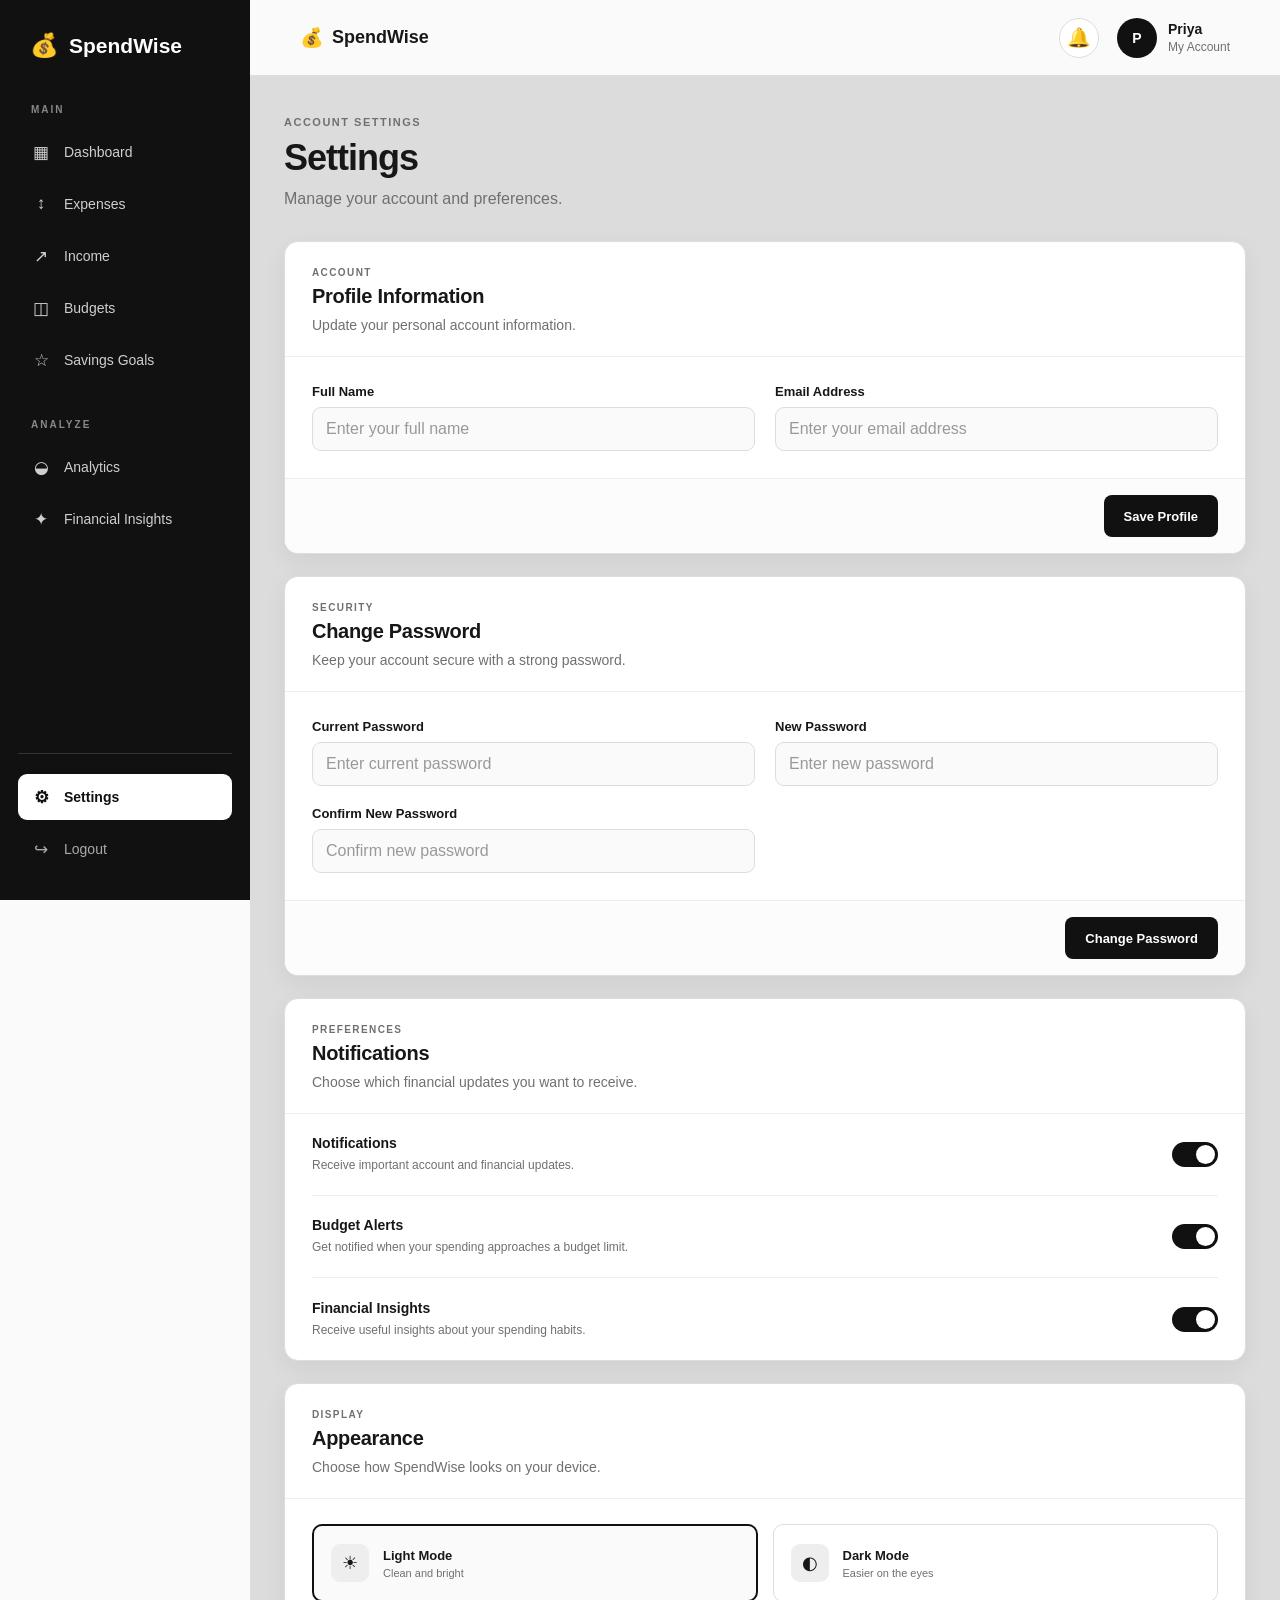
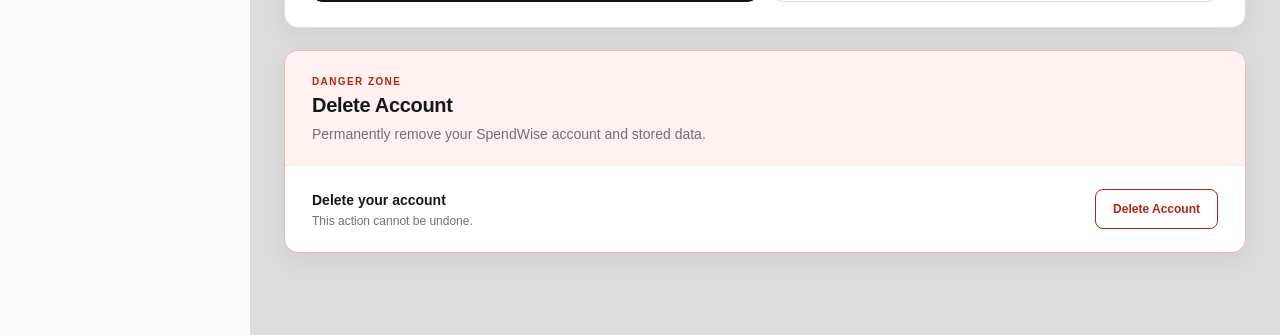
<file: settings.html>
<!DOCTYPE html>
<html lang="en">
<head>
  <meta charset="UTF-8">

  <meta
    name="viewport"
    content="width=device-width, initial-scale=1.0"
  >

  <title>Settings | SpendWise</title>

  <link rel="stylesheet" href="settings.css">
</head>

<body>

  <div class="settings-layout">

     <!-- ================= SIDEBAR ================= -->

      <aside class="sidebar">
        <!-- Logo -->

        <a href="dashboard.html" class="sidebar-logo">
          <span>💰</span>

          <strong>SpendWise</strong>
        </a>

        <!-- Navigation -->

        <nav class="sidebar-nav">
          <p class="nav-label">MAIN</p>

          <a href="dashboard.html" class="nav-link">
            <span>▦</span>
            Dashboard
          </a>

          <a href="expenses.html" class="nav-link">
            <span>↕</span>
            Expenses
          </a>

          <a href="income.html" class="nav-link">
            <span>↗</span>
            Income
          </a>

          <a href="budgets.html" class="nav-link">
            <span>◫</span>
            Budgets
          </a>

          <a href="savings.html" class="nav-link">
            <span>☆</span>
            Savings Goals
          </a>

          <p class="nav-label second-label">ANALYZE</p>

          <a href="analytics.html" class="nav-link">
            <span>◒</span>
            Analytics
          </a>

          <a href="insights.html" class="nav-link">
            <span>✦</span>
            Financial Insights
          </a>
        </nav>

        <!-- Sidebar Bottom -->

        <div class="sidebar-bottom">
          <a href="settings.html" class="nav-link active">
            <span>⚙</span>
            Settings
          </a>

          <a href="index.html" class="nav-link logout">
            <span>↪</span>
            Logout
          </a>
        </div>
      </aside>

      <div class="mobile-nav-overlay" id="mobileNavOverlay"></div>
    <!-- =====================================================
         MAIN
         ===================================================== -->

    <main class="settings-main">


      <!-- ===================================================
           HEADER
           =================================================== -->

      <header class="settings-header">


        <!-- HAMBURGER -->

        <button
          class="hamburger-button"
          id="hamburgerBtn"
          type="button"
          aria-label="Open navigation"
          aria-expanded="false"
        >
          ☰
        </button>


        <!-- MOBILE LOGO -->

        <div class="mobile-logo">
          <span>💰</span>
          <strong>SpendWise</strong>
        </div>


        <!-- HEADER ACTIONS -->

        <div class="header-actions">


          <!-- NOTIFICATION -->

          <button
              class="notification-button"
              type="button"
              aria-label="Notifications"
            >
              🔔
            </button>



          <!-- PROFILE -->

          <div class="profile">

            <div class="profile-avatar">
              P
            </div>

            <div class="profile-info">

              <strong>
                Priya
              </strong>

              <span>
                My Account
              </span>

            </div>

          </div>

        </div>

      </header>


      <!-- ===================================================
           CONTENT
           =================================================== -->

      <section class="settings-content">


        <!-- PAGE INTRO -->

        <div class="page-intro">

          <p class="page-label">
            ACCOUNT SETTINGS
          </p>

          <h1>
            Settings
          </h1>

          <p>
            Manage your account and preferences.
          </p>

        </div>


        <!-- =================================================
             PROFILE INFORMATION
             ================================================= -->

        <section class="settings-card">

          <div class="settings-card-header">

            <p class="card-label">
              ACCOUNT
            </p>

            <h2>
              Profile Information
            </h2>

            <p>
              Update your personal account information.
            </p>

          </div>


          <div class="settings-form-grid">


            <div class="form-group">

              <label for="profileName">
                Full Name
              </label>

              <input
                type="text"
                id="profileName"
                placeholder="Enter your full name"
              >

            </div>


            <div class="form-group">

              <label for="profileEmail">
                Email Address
              </label>

              <input
                type="email"
                id="profileEmail"
                placeholder="Enter your email address"
              >

            </div>

          </div>


          <div class="settings-card-footer">

            <button
              type="button"
              class="save-button"
              id="saveProfileBtn"
            >
              Save Profile
            </button>

          </div>

        </section>


        <!-- =================================================
             CHANGE PASSWORD
             ================================================= -->

        <section class="settings-card">

          <div class="settings-card-header">

            <p class="card-label">
              SECURITY
            </p>

            <h2>
              Change Password
            </h2>

            <p>
              Keep your account secure with a strong password.
            </p>

          </div>


          <div class="settings-form-grid">


            <div class="form-group">

              <label for="currentPassword">
                Current Password
              </label>

              <input
                type="password"
                id="currentPassword"
                placeholder="Enter current password"
              >

            </div>


            <div class="form-group">

              <label for="newPassword">
                New Password
              </label>

              <input
                type="password"
                id="newPassword"
                placeholder="Enter new password"
              >

            </div>


            <div class="form-group">

              <label for="confirmPassword">
                Confirm New Password
              </label>

              <input
                type="password"
                id="confirmPassword"
                placeholder="Confirm new password"
              >

            </div>

          </div>


          <div class="settings-card-footer">

            <button
              type="button"
              class="save-button"
              id="changePasswordBtn"
            >
              Change Password
            </button>

          </div>

        </section>


        <!-- =================================================
             NOTIFICATIONS
             ================================================= -->

        <section class="settings-card">

          <div class="settings-card-header">

            <p class="card-label">
              PREFERENCES
            </p>

            <h2>
              Notifications
            </h2>

            <p>
              Choose which financial updates you want to receive.
            </p>

          </div>


          <div class="preference-list">


            <!-- GENERAL NOTIFICATIONS -->

            <div class="preference-item">

              <div class="preference-info">

                <h3>
                  Notifications
                </h3>

                <p>
                  Receive important account and financial updates.
                </p>

              </div>


              <label class="switch">

                <input
                  type="checkbox"
                  id="notificationToggle"
                  checked
                >

                <span class="slider"></span>

              </label>

            </div>


            <!-- BUDGET ALERTS -->

            <div class="preference-item">

              <div class="preference-info">

                <h3>
                  Budget Alerts
                </h3>

                <p>
                  Get notified when your spending approaches a budget limit.
                </p>

              </div>


              <label class="switch">

                <input
                  type="checkbox"
                  id="budgetAlertToggle"
                  checked
                >

                <span class="slider"></span>

              </label>

            </div>


            <!-- FINANCIAL INSIGHTS -->

            <div class="preference-item">

              <div class="preference-info">

                <h3>
                  Financial Insights
                </h3>

                <p>
                  Receive useful insights about your spending habits.
                </p>

              </div>


              <label class="switch">

                <input
                  type="checkbox"
                  id="insightToggle"
                  checked
                >

                <span class="slider"></span>

              </label>

            </div>

          </div>

        </section>


        <!-- =================================================
             APPEARANCE
             ================================================= -->

        <section class="settings-card">

          <div class="settings-card-header">

            <p class="card-label">
              DISPLAY
            </p>

            <h2>
              Appearance
            </h2>

            <p>
              Choose how SpendWise looks on your device.
            </p>

          </div>


          <div class="appearance-options">


            <button
              type="button"
              class="appearance-option active"
              id="lightModeBtn"
            >

              <span class="appearance-icon">
                ☀
              </span>

              <span>

                <strong>
                  Light Mode
                </strong>

                <small>
                  Clean and bright
                </small>

              </span>

            </button>


            <button
              type="button"
              class="appearance-option"
              id="darkModeBtn"
            >

              <span class="appearance-icon">
                ◐
              </span>

              <span>

                <strong>
                  Dark Mode
                </strong>

                <small>
                  Easier on the eyes
                </small>

              </span>

            </button>

          </div>

        </section>


        <!-- =================================================
             DANGER ZONE
             ================================================= -->

        <section class="settings-card danger-card">

          <div class="settings-card-header">

            <p class="card-label danger-label">
              DANGER ZONE
            </p>

            <h2>
              Delete Account
            </h2>

            <p>
              Permanently remove your SpendWise account and stored data.
            </p>

          </div>


          <div class="danger-action">

            <div>

              <strong>
                Delete your account
              </strong>

              <p>
                This action cannot be undone.
              </p>

            </div>


            <button
              type="button"
              class="delete-button"
              id="deleteAccountBtn"
            >
              Delete Account
            </button>

          </div>

        </section>


      </section>

    </main>

  </div>

  <script src="profile.js"></script>
  <script src="settings.js"></script>

</body>
</html>
</file>
<file: style.css>
/* =========================================================
   SpendWise Landing Page — refined monochrome design system
   Replaces the previous style.css. No external libraries.
   ========================================================= */

:root {
    --black: #111111;
    --dark: #1c1c1c;
    --dark-grey: #292929;
    --grey: #dcdcdc;
    --light-grey: #eeeeee;
    --snow: #fafafa;
    --white: #ffffff;
    --text: #171717;
    --muted: #707070;
    --border: #dddddd;
    --soft-border: #e9e9e9;
    --sidebar-width: 250px;
    --radius: 15px;
    --content-width: 1440px;
    --section-pad: clamp(64px, 8vw, 116px);
    --shadow: 0 24px 70px rgba(0, 0, 0, .10);
}

* { margin: 0; padding: 0; box-sizing: border-box; }

html { scroll-behavior: smooth; scroll-padding-top: 90px; }

body {
    font-family: Inter, "Segoe UI", Arial, sans-serif;
    background: var(--white);
    color: var(--text);
    line-height: 1.5;
    overflow-x: hidden;
    -webkit-font-smoothing: antialiased;
}

a { color: inherit; }
button, a { -webkit-tap-highlight-color: transparent; }

.navbar {
    min-height: 76px;
    width: 100%;
    display: flex;
    align-items: center;
    justify-content: space-between;
    gap: 28px;
    padding: 0 7%;
    background: rgba(255,255,255,.94);
    border-bottom: 1px solid var(--soft-border);
    position: sticky;
    top: 0;
    z-index: 20;
    backdrop-filter: blur(14px);
}

.logo, .footer-logo {
    display: inline-flex;
    align-items: center;
    gap: 10px;
    text-decoration: none;
    white-space: nowrap;
}

.logo-icon {
    
    place-items: center;
    width: 35px;
    height: 35px;
    border-radius: 10px;
    color: var(--white);
    font-size: 22px;
}

.logo-text { font-size: 22px; font-weight: 750; letter-spacing: -.8px; }

.nav-links { display: flex; align-items: center; gap: clamp(18px, 3vw, 38px); }
.nav-links a {
    text-decoration: none;
    color: #555;
    font-size: 13px;
    font-weight: 600;
    transition: color .2s ease;
}
.nav-links a:hover { color: var(--black); }

.nav-actions { display: flex; align-items: center; gap: 11px; }
.login-btn, .get-started-btn {
    display: inline-flex;
    justify-content: center;
    align-items: center;
    min-height: 42px;
    padding: 0 19px;
    border: 1px solid var(--black);
    border-radius: 8px;
    text-decoration: none;
    font-size: 13px;
    font-weight: 700;
    transition: .25s ease;
}
.login-btn { color: var(--black); background: transparent; }
.get-started-btn { color: var(--white); background: var(--black); }
.login-btn:hover { background: var(--light-grey); }
.get-started-btn:hover { background: #383838; transform: translateY(-2px); }

.hero {
    min-height: 690px;
    display: grid;
    grid-template-columns: minmax(0, 1fr) minmax(420px, .92fr);
    align-items: center;
    gap: clamp(38px, 6vw, 90px);
    padding: 86px 7% 100px;
    background:
        radial-gradient(ellipse at 80% 48%, rgba(0,0,0,.07), transparent 42%),
        linear-gradient(120deg, #f7f7f7 0%, #ededed 100%);
    position: relative;
    overflow: hidden;
}
.hero::before {
    content: "";
    position: absolute;
    width: 460px;
    height: 460px;
    border: 1px solid rgba(0,0,0,.06);
    border-radius: 50%;
    right: -190px;
    top: -210px;
}
.hero-content { max-width: 590px; position: relative; z-index: 2; }
.hero-tagline, .section-tagline {
    color: #626262;
    font-size: 11px;
    font-weight: 800;
    letter-spacing: 2.2px;
    margin-bottom: 20px;
}
.tagline-mark { display: inline-block; width: 22px; height: 2px; background: var(--black); vertical-align: middle; margin: 0 9px 3px 0; }
.hero-content h1 {
    max-width: 620px;
    color: var(--black);
    font-size: clamp(48px, 6vw, 78px);
    line-height: .99;
    letter-spacing: -4px;
    font-weight: 760;
    margin-bottom: 25px;
}
.hero-content h1 span, .features-heading h2 span, .how-heading h2 span,
.insights-content h2 span, .closing-cta h2 span { color: #777; }
.hero-description {
    max-width: 510px;
    color: #606060;
    font-size: 16px;
    line-height: 1.85;
    margin-bottom: 30px;
}
.hero-buttons { display: flex; align-items: center; flex-wrap: wrap; gap: 13px; margin-bottom: 27px; }
.primary-btn {
    min-height: 49px;
    display: inline-flex;
    align-items: center;
    justify-content: center;
    gap: 17px;
    padding: 0 22px;
    border: 1px solid var(--black);
    border-radius: 8px;
    background: var(--black);
    color: var(--white);
    text-decoration: none;
    font-size: 13px;
    font-weight: 700;
    transition: .25s ease;
}
.primary-btn:hover { background: #333; transform: translateY(-3px); box-shadow: 0 9px 20px rgba(0,0,0,.15); }
.secondary-btn {
    min-height: 49px;
    display: inline-flex;
    align-items: center;
    gap: 12px;
    padding: 0 14px;
    color: #292929;
    text-decoration: none;
    font-size: 13px;
    font-weight: 700;
    transition: gap .2s ease;
}
.secondary-btn:hover { gap: 17px; }
.hero-trust { display: flex; flex-wrap: wrap; gap: 19px; color: #666; font-size: 11px; font-weight: 600; }
.hero-trust span::first-letter { color: #111; }

.hero-visual { width: 100%; max-width: 530px; justify-self: center; position: relative; padding: 18px 10px 30px; }
.visual-orbit { position: absolute; border: 1px solid rgba(0,0,0,.09); border-radius: 50%; pointer-events: none; }
.orbit-one { width: 470px; height: 470px; top: 50%; left: 50%; transform: translate(-50%,-50%); }
.orbit-two { width: 560px; height: 560px; top: 50%; left: 50%; transform: translate(-50%,-50%); }
.dashboard-card {
    position: relative;
    z-index: 1;
    padding: 25px;
    border: 1px solid #dedede;
    border-radius: 19px;
    background: rgba(255,255,255,.97);
    box-shadow: 0 30px 80px rgba(0,0,0,.16);
    transform: rotate(1deg);
    transition: transform .35s ease;
}
.dashboard-card:hover { transform: rotate(0) translateY(-5px); }
.dashboard-topline { display: flex; align-items: center; justify-content: space-between; padding-bottom: 20px; margin-bottom: 21px; border-bottom: 1px solid #eee; }
.preview-brand { display: flex; align-items: center; gap: 7px; font-size: 12px; font-weight: 800; }
.preview-brand-icon { display: grid; place-items: center; width: 22px; height: 22px; border-radius: 6px; background: var(--black); color: white; }
.preview-period { color: #999; font-size: 8px; font-weight: 800; letter-spacing: 1.1px; }
.dashboard-header { display: flex; align-items: flex-start; justify-content: space-between; margin-bottom: 22px; }
.dashboard-header p { color: #777; font-size: 11px; margin-bottom: 4px; }
.dashboard-header h2 { font-size: 32px; letter-spacing: -1.3px; }
.balance-caption { display: block; color: #999; font-size: 9px; margin-top: 2px; }
.balance-icon { display: grid; place-items: center; width: 39px; height: 39px; border-radius: 10px; background: #ededed; font-size: 19px; }
.mini-stats { display: grid; grid-template-columns: 1fr 1fr; gap: 12px; margin-bottom: 23px; }
.mini-stat { padding: 13px 14px; border: 1px solid #e8e8e8; border-radius: 10px; background: #f8f8f8; }
.mini-stat p { display: flex; align-items: center; gap: 7px; color: #777; font-size: 10px; margin-bottom: 5px; }
.stat-dot { width: 6px; height: 6px; border-radius: 50%; display: inline-block; background: #222; }
.expense-dot { background: #999; }
.mini-stat h3 { font-size: 17px; letter-spacing: -.3px; }
.chart-area { margin-bottom: 19px; }
.chart-label { display: flex; justify-content: space-between; color: #666; font-size: 10px; font-weight: 650; margin-bottom: 10px; }
.chart-label span:last-child { color: #999; font-weight: 500; }
.chart { height: 92px; position: relative; overflow: hidden; border-bottom: 1px solid #ddd; }
.chart-grid { position: absolute; inset: 0; background: repeating-linear-gradient(to bottom, transparent 0, transparent 29px, #eee 30px); }
.chart-line {
    position: absolute; inset: 0;
    background: linear-gradient(153deg, transparent 0 12%, #222 12.5% 13.3%, transparent 13.8% 28%, #222 28.5% 29.3%, transparent 29.8% 43%, #222 43.5% 44.3%, transparent 44.8% 58%, #222 58.5% 59.3%, transparent 59.8% 72%, #222 72.5% 73.3%, transparent 73.8%);
    clip-path: polygon(0 73%, 13% 57%, 28% 66%, 43% 39%, 58% 51%, 73% 23%, 87% 40%, 100% 12%, 100% 16%, 87% 44%, 73% 27%, 58% 55%, 43% 43%, 28% 70%, 13% 61%, 0 77%);
}
.chart-months { display: flex; justify-content: space-between; color: #aaa; font-size: 8px; padding-top: 6px; }
.expense-title { display: flex; justify-content: space-between; font-size: 10px; font-weight: 750; margin-bottom: 7px; }
.expense-title span:last-child { color: #999; font-size: 8px; letter-spacing: .8px; }
.expense-item { display: flex; justify-content: space-between; align-items: center; padding: 9px 0; border-bottom: 1px solid #eee; font-size: 10px; }
.expense-info { display: flex; align-items: center; gap: 9px; }
.expense-info small { display: block; color: #999; font-size: 8px; margin-top: 2px; }
.expense-icon { width: 29px; height: 29px; display: grid; place-items: center; border-radius: 8px; background: #ededed; font-size: 10px; font-weight: 800; }
.expense-item > strong { font-size: 10px; }
.floating-note { position: absolute; z-index: 3; right: -18px; bottom: 2px; display: flex; align-items: center; gap: 10px; padding: 12px 16px; border: 1px solid #e7e7e7; border-radius: 12px; background: white; box-shadow: 0 12px 35px rgba(0,0,0,.12); }
.floating-note-icon { display: grid; place-items: center; width: 30px; height: 30px; border-radius: 8px; background: #111; color: white; }
.floating-note strong, .floating-note small { display: block; }
.floating-note strong { font-size: 10px; }
.floating-note small { color: #888; font-size: 9px; }

.features { padding: var(--section-pad) 7%; background: #fff; }
.section-topline { display: flex; justify-content: space-between; align-items: flex-end; gap: 30px; margin-bottom: 45px; }
.features-heading { max-width: 710px; }
.features-heading h2, .how-heading h2, .insights-content h2 {
    color: #111;
    font-size: clamp(35px, 4.4vw, 58px);
    line-height: 1.08;
    letter-spacing: -2.2px;
    margin-bottom: 18px;
}
.section-description { max-width: 610px; color: #6b6b6b; font-size: 14px; line-height: 1.8; }
.section-index { color: #222; font-size: 12px; font-weight: 800; white-space: nowrap; padding-bottom: 7px; }
.section-index span { color: #aaa; font-weight: 500; }
.features-container { display: grid; grid-template-columns: repeat(5,minmax(0,1fr)); gap: 13px; }
.feature-card {
    position: relative;
    min-height: 330px;
    display: flex;
    flex-direction: column;
    padding: 23px 20px;
    overflow: hidden;
    border: 1px solid #242424;
    border-radius: 15px;
    background: #111;
    color: #fff;
    transition: transform .3s ease, box-shadow .3s ease, background .3s ease;
}
.feature-card:hover { transform: translateY(-7px); background: #202020; box-shadow: 0 18px 35px rgba(0,0,0,.15); }
.feature-number { color: #929292; font-size: 9px; font-weight: 750; letter-spacing: 1px; }
.feature-icon { width: 51px; height: 51px; display: grid; place-items: center; margin: 43px 0 25px; border: 1px solid #484848; border-radius: 13px; background: #202020; font-size: 23px; }
.feature-content { margin-top: auto; padding-bottom: 28px; }
.feature-content h3 { font-size: 17px; line-height: 1.25; margin-bottom: 10px; }
.feature-content p { color: #aaa; font-size: 11px; line-height: 1.65; }
.feature-arrow { position: absolute; right: 19px; bottom: 18px; width: 28px; height: 28px; display: grid; place-items: center; border: 1px solid #555; border-radius: 50%; color: #fff; font-size: 13px; transition: .25s ease; }
.feature-card:hover .feature-arrow { background: #fff; color: #111; }

.how-it-works { padding: var(--section-pad) 7%; background: #ededed; }
.how-heading { max-width: 720px; margin-bottom: 48px; }
.how-heading h2 { max-width: 680px; }
.steps-container { display: grid; grid-template-columns: repeat(3,1fr); gap: 17px; }
.step-card { min-height: 350px; position: relative; padding: 27px; border: 1px solid #d5d5d5; border-radius: 15px; background: #fff; transition: transform .3s ease, box-shadow .3s ease; }
.step-card:hover { transform: translateY(-6px); box-shadow: 0 18px 40px rgba(0,0,0,.09); }
.step-top { display: flex; align-items: center; gap: 13px; margin-bottom: 34px; }
.step-number { color: #555; font-size: 10px; font-weight: 800; letter-spacing: 1px; }
.step-line { height: 1px; flex: 1; background: #ddd; }
.step-icon { width: 53px; height: 53px; display: grid; place-items: center; margin-bottom: 24px; border-radius: 12px; background: #111; color: #fff; font-size: 23px; }
.step-card h3 { font-size: 25px; letter-spacing: -.7px; margin-bottom: 10px; }
.step-card > p { max-width: 300px; color: #6d6d6d; font-size: 12px; line-height: 1.75; }
.step-example { position: absolute; left: 27px; right: 27px; bottom: 23px; display: flex; justify-content: space-between; align-items: center; padding-top: 14px; border-top: 1px solid #e6e6e6; }
.step-example span { color: #888; font-size: 10px; }
.step-example strong { font-size: 13px; }

.insights { display: grid; grid-template-columns: 1fr 1fr; align-items: center; gap: clamp(45px,8vw,110px); padding: var(--section-pad) 7%; background: #f8f8f8; }
.insights-content { max-width: 580px; }
.insights-content h2 { margin-bottom: 20px; }
.insights-content .section-description { margin-bottom: 33px; }
.insight-points { display: flex; flex-direction: column; gap: 20px; }
.insight-point { display: flex; gap: 17px; padding-bottom: 19px; border-bottom: 1px solid #dedede; }
.point-number { color: #999; font-size: 10px; font-weight: 800; padding-top: 3px; }
.insight-point h3 { font-size: 14px; margin-bottom: 5px; }
.insight-point p { color: #707070; font-size: 11px; line-height: 1.65; }
.insights-preview { display: flex; justify-content: center; }
.insight-dashboard { width: 100%; max-width: 465px; padding: 25px; border-radius: 18px; background: #111; color: white; box-shadow: 0 28px 65px rgba(0,0,0,.2); }
.insight-header { display: flex; justify-content: space-between; align-items: flex-start; margin-bottom: 20px; }
.insight-header p { color: #929292; font-size: 9px; letter-spacing: 1.2px; margin-bottom: 5px; }
.insight-header h3 { font-size: 17px; }
.status-dot { width: 8px; height: 8px; border-radius: 50%; background: white; margin-top: 5px; }
.trend-card { padding: 17px; margin-bottom: 12px; border-radius: 12px; background: #202020; }
.trend-header { display: flex; justify-content: space-between; align-items: flex-start; margin-bottom: 17px; }
.trend-header span { display: block; color: #aaa; font-size: 10px; margin-bottom: 4px; }
.trend-header strong { font-size: 20px; }
.trend-value { color: #fff; font-size: 11px; font-weight: 700; }
.trend-chart { height: 76px; display: flex; align-items: flex-end; gap: 8px; }
.trend-bar { flex: 1; border-radius: 4px 4px 0 0; background: #777; transition: background .2s ease; }
.trend-bar:hover { background: #fff; }
.bar-1 { height: 45%; } .bar-2 { height: 60%; } .bar-3 { height: 52%; } .bar-4 { height: 75%; } .bar-5 { height: 65%; } .bar-6 { height: 82%; } .bar-7 { height: 58%; }
.insight-message { display: flex; gap: 12px; padding: 15px; margin-bottom: 12px; border-radius: 12px; background: #f2f2f2; color: #111; }
.message-icon { flex: 0 0 32px; height: 32px; display: grid; place-items: center; border-radius: 8px; background: #111; color: #fff; }
.insight-message span { color: #777; font-size: 8px; font-weight: 800; letter-spacing: 1px; }
.insight-message p { margin-top: 4px; font-size: 10px; line-height: 1.5; }
.budget-alert { padding: 15px; margin-bottom: 12px; border-radius: 12px; background: #202020; }
.budget-header { display: flex; justify-content: space-between; margin-bottom: 10px; font-size: 10px; }
.budget-track { height: 5px; overflow: hidden; margin-bottom: 7px; border-radius: 10px; background: #444; }
.budget-progress { width: 86%; height: 100%; border-radius: 10px; background: #fff; }
.budget-alert small { color: #aaa; font-size: 9px; }
.savings-card { display: flex; justify-content: space-between; align-items: center; padding: 15px; border-radius: 12px; background: #fff; color: #111; }
.savings-card span:first-child { display: block; color: #777; font-size: 9px; margin-bottom: 4px; }
.savings-card strong { font-size: 19px; }
.savings-growth { color: #333; font-size: 10px; font-weight: 800; }

.closing-cta { padding: 76px 7%; text-align: center; background: #e9e9e9; }
.closing-cta .section-tagline { margin-bottom: 13px; }
.closing-cta h2 { font-size: clamp(34px,4.5vw,54px); letter-spacing: -2px; line-height: 1.1; margin-bottom: 13px; }
.closing-cta > p:not(.section-tagline) { color: #666; font-size: 13px; margin-bottom: 24px; }
.closing-cta .primary-btn { margin: 0 auto; }

.footer { padding: 65px 7% 22px; background: #111; color: #fff; }
.footer-container { display: grid; grid-template-columns: 2fr 1fr 1fr 1fr; gap: 45px; padding-bottom: 48px; border-bottom: 1px solid #333; }
.footer-brand { max-width: 300px; }
.footer-logo { margin-bottom: 15px; text-decoration: none; }
.footer-logo span { display: grid; place-items: center; width: 31px; height: 31px; border-radius: 8px; background: #fff; color: #111; font-size: 19px; }
.footer-logo strong { font-size: 20px; letter-spacing: -.5px; }
.footer-brand > p { max-width: 270px; color: #999; font-size: 11px; line-height: 1.8; }
.footer-column { display: flex; flex-direction: column; align-items: flex-start; gap: 11px; }
.footer-column h4 { font-size: 11px; margin-bottom: 5px; }
.footer-column a { color: #999; text-decoration: none; font-size: 10px; transition: color .2s ease; }
.footer-column a:hover { color: #fff; }
.footer-bottom { display: flex; justify-content: space-between; gap: 15px; padding-top: 20px; }
.footer-bottom p { color: #777; font-size: 9px; }

@media (max-width: 1100px) {
    .hero { grid-template-columns: 1fr 1fr; gap: 35px; }
    .features-container { grid-template-columns: repeat(3,minmax(0,1fr)); }
    .feature-card { min-height: 300px; }
    .insights { gap: 45px; }
}

@media (max-width: 800px) {
    .navbar { min-height: 68px; padding: 12px 5%; flex-wrap: wrap; gap: 12px; }
    .logo-text { font-size: 20px; }
    .nav-links { order: 3; width: 100%; justify-content: center; gap: 25px; padding: 7px 0 3px; }
    .nav-actions { margin-left: auto; }
    .login-btn, .get-started-btn { min-height: 37px; padding: 0 13px; font-size: 11px; }
    .hero { grid-template-columns: 1fr; padding: 70px 7% 80px; gap: 45px; }
    .hero-content { max-width: 680px; }
    .hero-visual { max-width: 520px; width: 92%; }
    .features, .how-it-works, .insights { padding-left: 6%; padding-right: 6%; }
    .features-container { grid-template-columns: repeat(2,minmax(0,1fr)); }
    .feature-card:last-child { grid-column: span 2; min-height: 250px; }
    .insights { grid-template-columns: 1fr; }
    .insights-content { max-width: 680px; }
    .insights-preview { width: 100%; }
    .footer-container { grid-template-columns: 2fr 1fr 1fr; }
    .footer-column:last-child { grid-column: 2; }
}

@media (max-width: 540px) {
    html { scroll-padding-top: 112px; }
    .navbar { padding: 12px 5%; }
    .nav-links { justify-content: space-between; gap: 8px; }
    .nav-links a { font-size: 10px; }
    .nav-actions { gap: 7px; }
    .login-btn, .get-started-btn { min-height: 34px; padding: 0 10px; font-size: 10px; }
    .hero { padding: 58px 6% 65px; }
    .hero-content h1 { font-size: clamp(43px,12vw,59px); letter-spacing: -2.7px; }
    .hero-description { font-size: 14px; }
    .hero-trust { gap: 10px 14px; font-size: 9px; }
    .hero-visual { width: 100%; padding: 8px 0 30px; }
    .dashboard-card { padding: 17px; border-radius: 15px; }
    .dashboard-header h2 { font-size: 27px; }
    .floating-note { right: -5px; }
    .orbit-one { width: 350px; height: 350px; }
    .orbit-two { width: 420px; height: 420px; }
    .features, .how-it-works, .insights { padding: 65px 6%; }
    .section-topline { margin-bottom: 30px; }
    .section-index { display: none; }
    .features-heading h2, .how-heading h2, .insights-content h2 { font-size: 37px; letter-spacing: -1.5px; }
    .features-container { grid-template-columns: 1fr; gap: 11px; }
    .feature-card, .feature-card:last-child { grid-column: auto; min-height: 255px; }
    .feature-icon { margin: 27px 0 20px; }
    .steps-container { grid-template-columns: 1fr; gap: 12px; }
    .step-card { min-height: 315px; }
    .insight-dashboard { padding: 17px; }
    .closing-cta { padding: 62px 6%; }
    .closing-cta h2 { font-size: 36px; }
    .footer { padding: 50px 6% 20px; }
    .footer-container { grid-template-columns: 1fr 1fr; gap: 32px 20px; }
    .footer-brand { grid-column: span 2; }
    .footer-column:last-child { grid-column: auto; }
    .footer-bottom { flex-direction: column; gap: 7px; }
}

@media (prefers-reduced-motion: reduce) {
    *, *::before, *::after { scroll-behavior: auto !important; transition-duration: .01ms !important; animation-duration: .01ms !important; }
}
</file>
<file: analytics.css>
/* =========================================================
   SPENDWISE ANALYTICS
   Responsive Analytics CSS
   ========================================================= */


/* ================= ROOT ================= */

:root {
    --black: #111111;
    --dark: #1c1c1c;
    --dark-grey: #292929;

    --grey: #dcdcdc;
    --light-grey: #eeeeee;

    --snow: #fafafa;
    --white: #ffffff;

    --text: #171717;
    --muted: #707070;

    --border: #dddddd;

    --success: #333333;
    --danger: #555555;
}


/* ================= RESET ================= */

* {
    margin: 0;
    padding: 0;
    box-sizing: border-box;
}


html {
    scroll-behavior: smooth;
}


body {
    min-height: 100vh;

    background: var(--grey);

    color: var(--text);

    font-family:
        Arial,
        Helvetica,
        sans-serif;
}


body.menu-open {
    overflow: hidden;
}


a {
    color: inherit;
}


button,
select,
input {
    font: inherit;
}


/* =========================================================
   ANALYTICS LAYOUT
   ========================================================= */

.analytics-layout {
    min-height: 100vh;

    display: grid;

    grid-template-columns:
        250px minmax(0, 1fr);
}


/* =========================================================
   SIDEBAR
   ========================================================= */

.sidebar {
    position: sticky;

    top: 0;

    height: 100vh;

    background: var(--black);

    color: var(--white);

    padding: 28px 18px;

    display: flex;

    flex-direction: column;

    overflow-y: auto;

    z-index: 1001;
}


/* Logo */

.sidebar-logo {
    color: var(--white);

    text-decoration: none;

    display: flex;

    align-items: center;

    gap: 10px;

    padding: 4px 12px 30px;

    font-size: 21px;
}


.sidebar-logo span {
    font-size: 23px;
}


.sidebar-logo strong {
    font-weight: 700;
}


/* Navigation */

.sidebar-nav {
    display: flex;

    flex-direction: column;

    gap: 6px;
}


.nav-label {
    color: #888888;

    font-size: 10px;

    font-weight: 700;

    letter-spacing: 2px;

    padding: 15px 13px 8px;
}


.second-label {
    margin-top: 15px;
}


.nav-link {
    color: #cfcfcf;

    text-decoration: none;

    min-height: 46px;

    padding: 0 13px;

    border-radius: 9px;

    display: flex;

    align-items: center;

    gap: 13px;

    font-size: 14px;

    transition:
        background 0.2s ease,
        color 0.2s ease;
}


.nav-link span {
    width: 20px;

    text-align: center;

    font-size: 17px;
}


.nav-link:hover {
    background: #292929;

    color: var(--white);
}


.nav-link.active {
    background: var(--white);

    color: var(--black);

    font-weight: 700;
}


/* Sidebar bottom */

.sidebar-bottom {
    margin-top: auto;

    padding-top: 20px;

    border-top: 1px solid #333333;

    display: flex;

    flex-direction: column;

    gap: 6px;
}


.logout {
    color: #aaaaaa;
}


/* =========================================================
   MOBILE NAV OVERLAY
   ========================================================= */

.mobile-nav-overlay {
    display: none;
}


/* =========================================================
   HAMBURGER
   ========================================================= */

.hamburger-button {
    display: none;

    width: 40px;

    height: 40px;

    border: 1px solid var(--border);

    border-radius: 9px;

    background: var(--white);

    color: var(--black);

    place-items: center;

    cursor: pointer;

    font-size: 21px;

    line-height: 1;

    flex-shrink: 0;
}


.hamburger-button:hover {
    background: var(--light-grey);
}


/* =========================================================
   MAIN AREA
   ========================================================= */

.analytics-main {
    min-width: 0;

    min-height: 100vh;

    background: var(--grey);
}


/* =========================================================
   HEADER
   ========================================================= */

.analytics-header {
    min-height: 76px;

    padding:
        0
        clamp(22px, 4vw, 50px);

    background: var(--snow);

    border-bottom: 1px solid var(--border);

    display: flex;

    align-items: center;

    justify-content: flex-end;
}


.mobile-logo {
    display: none;
}


.header-actions {
    display: flex;

    align-items: center;

    gap: 22px;
}


/* Notification */

.notification-button {
    width: 40px;

    height: 40px;

    border: 1px solid var(--border);

    border-radius: 50%;

    background: var(--white);

    color: var(--black);

    cursor: pointer;

    font-size: 17px;

    display: grid;

    place-items: center;
}


/* Profile */

.profile {
    display: flex;

    align-items: center;

    gap: 10px;
}


.profile-avatar {
    width: 40px;

    height: 40px;

    border-radius: 50%;

    background: var(--black);

    color: var(--white);

    display: grid;

    place-items: center;

    font-weight: 700;
}


.profile-info {
    display: flex;

    flex-direction: column;

    gap: 3px;
}


.profile-info strong {
    font-size: 13px;
}


.profile-info span {
    color: var(--muted);

    font-size: 11px;
}


/* =========================================================
   ANALYTICS CONTENT
   ========================================================= */

.analytics-content {
    width: min(1450px, 100%);

    margin: 0 auto;

    padding:
        clamp(28px, 4vw, 50px)
        clamp(22px, 4vw, 50px)
        60px;
}


/* =========================================================
   PAGE INTRO
   ========================================================= */

.page-intro {
    margin-bottom: 30px;

    display: flex;

    align-items: flex-end;

    justify-content: space-between;

    gap: 25px;
}


.page-label {
    color: #666666;

    font-size: 10px;

    font-weight: 700;

    letter-spacing: 2px;

    margin-bottom: 9px;
}


.page-intro h1 {
    font-size:
        clamp(28px, 3vw, 42px);

    line-height: 1.1;

    letter-spacing: -1.5px;

    margin-bottom: 9px;
}


.page-intro > div:first-child > p:last-child {
    color: var(--muted);

    font-size: 15px;
}


/* =========================================================
   PERIOD FILTER
   ========================================================= */

.period-filter {
    display: flex;

    align-items: center;

    gap: 10px;
}


.period-filter label {
    color: #777777;

    font-size: 9px;

    font-weight: 700;

    letter-spacing: 1.5px;
}


.period-filter select {
    min-height: 40px;

    padding:
        0
        13px;

    border: 1px solid var(--border);

    border-radius: 8px;

    background: var(--white);

    color: var(--text);

    font-size: 12px;

    outline: none;

    cursor: pointer;
}


.period-filter select:focus {
    border-color: var(--black);
}


/* =========================================================
   SUMMARY
   ========================================================= */

.analytics-summary {
    display: grid;

    grid-template-columns:
        repeat(4, minmax(0, 1fr));

    gap: 16px;

    margin-bottom: 16px;
}


.analytics-card {
    min-width: 0;

    background: var(--snow);

    border: 1px solid var(--border);

    border-radius: 15px;

    padding: 23px;

    transition:
        transform 0.2s ease,
        box-shadow 0.2s ease;
}


.analytics-card:hover {
    transform: translateY(-3px);

    box-shadow:
        0 12px 30px
        rgba(0, 0, 0, 0.08);
}


.analytics-card.balance-card {
    background: var(--black);

    color: var(--white);

    border-color: var(--black);
}


.analytics-card-top {
    display: flex;

    align-items: center;

    justify-content: space-between;

    gap: 10px;

    margin-bottom: 20px;
}


.analytics-card-top > span {
    color: var(--muted);

    font-size: 10px;

    font-weight: 700;

    letter-spacing: 1.5px;
}


.balance-card .analytics-card-top > span {
    color: #aaaaaa;
}


.analytics-icon {
    width: 32px;

    height: 32px;

    border-radius: 8px;

    background: var(--light-grey);

    color: var(--black);

    display: grid;

    place-items: center;

    font-size: 15px;

    font-weight: 700;
}


.balance-card .analytics-icon {
    background: #303030;

    color: var(--white);
}


.analytics-card h2 {
    font-size:
        clamp(24px, 2.4vw, 32px);

    letter-spacing: -1px;

    margin-bottom: 10px;
}


.analytics-card p {
    color: var(--muted);

    font-size: 11px;

    line-height: 1.5;
}


.analytics-card p span {
    color: var(--black);

    font-weight: 700;

    margin-right: 3px;
}


.balance-card p {
    color: #aaaaaa;
}


.balance-card p span {
    color: var(--white);
}


/* =========================================================
   ANALYTICS GRID
   ========================================================= */

.analytics-grid {
    display: grid;

    grid-template-columns:
        minmax(0, 1.65fr)
        minmax(300px, 1fr);

    gap: 16px;

    margin-bottom: 16px;
}


/* =========================================================
   ANALYTICS PANEL
   ========================================================= */

.analytics-panel {
    min-width: 0;

    background: var(--snow);

    border: 1px solid var(--border);

    border-radius: 15px;

    padding:
        clamp(20px, 2.5vw, 28px);
}


.panel-heading {
    display: flex;

    align-items: flex-start;

    justify-content: space-between;

    gap: 20px;

    margin-bottom: 25px;
}


.panel-heading p {
    color: #777777;

    font-size: 10px;

    font-weight: 700;

    letter-spacing: 1.5px;

    margin-bottom: 7px;
}


.panel-heading h2 {
    font-size: 19px;

    letter-spacing: -0.4px;
}


.panel-heading select {
    min-height: 34px;

    padding:
        0
        10px;

    border: 1px solid var(--border);

    border-radius: 7px;

    background: var(--white);

    color: var(--text);

    font-size: 11px;

    outline: none;

    cursor: pointer;
}


.more {
    color: #777777;

    letter-spacing: 2px;
}


/* =========================================================
   CASH FLOW CHART
   ========================================================= */

.cash-flow-chart {
    height: 285px;

    display: grid;

    grid-template-columns:
        50px minmax(0, 1fr);

    gap: 10px;
}


.chart-y-axis {
    display: flex;

    flex-direction: column;

    justify-content: space-between;

    padding:
        2px
        0
        29px;

    color: #999999;

    font-size: 9px;

    text-align: right;
}


.chart-area {
    min-width: 0;

    position: relative;

    display: flex;

    flex-direction: column;
}


.chart-grid-lines {
    position: absolute;

    top: 0;

    left: 0;

    right: 0;

    bottom: 28px;

    display: flex;

    flex-direction: column;

    justify-content: space-between;
}


.chart-grid-lines span {
    width: 100%;

    border-top: 1px solid #e7e7e7;
}


.chart-bars {
    position: absolute;

    left: 0;

    right: 0;

    top: 0;

    bottom: 28px;

    display: flex;

    align-items: flex-end;

    justify-content: space-around;

    gap: 12px;

    padding:
        0
        8px;
}


.month-bar {
    height: 100%;

    min-width: 30px;

    max-width: 70px;

    flex: 1;

    display: flex;

    align-items: flex-end;

    justify-content: center;

    gap: 5px;

    position: relative;
}


.bar {
    width: 9px;

    min-height: 3px;

    border-radius:
        5px
        5px
        0
        0;

    transition:
        height 0.4s ease;
}


.income-bar {
    background: var(--black);
}


.expense-bar {
    background: #999999;
}


.chart-months {
    height: 28px;

    display: flex;

    align-items: flex-end;

    justify-content: space-around;

    color: #999999;

    font-size: 9px;

    padding:
        0
        5px;
}


.chart-months span {
    flex: 1;

    text-align: center;
}


/* =========================================================
   CHART LEGEND
   ========================================================= */

.chart-legend {
    display: flex;

    align-items: center;

    justify-content: center;

    gap: 25px;

    margin-top: 12px;

    color: #777777;

    font-size: 10px;
}


.chart-legend span {
    display: flex;

    align-items: center;

    gap: 6px;
}


.chart-legend i {
    width: 8px;

    height: 8px;

    border-radius: 50%;

    display: inline-block;
}


.income-dot {
    background: var(--black);
}


.expense-dot {
    background: #999999;
}


/* =========================================================
   SAVINGS RATE
   ========================================================= */

.savings-rate-container {
    min-height: 285px;

    display: flex;

    align-items: center;

    justify-content: center;

    gap: 35px;
}


.savings-circle {
    width: 175px;

    height: 175px;

    border-radius: 50%;

    background:
        conic-gradient(
            var(--black) 0deg,
            var(--black) 0deg,
            #e5e5e5 0deg
        );

    display: grid;

    place-items: center;

    position: relative;
}


.savings-circle::before {
    content: "";

    position: absolute;

    width: 135px;

    height: 135px;

    border-radius: 50%;

    background: var(--snow);
}


.savings-circle > div {
    position: relative;

    z-index: 1;

    display: flex;

    flex-direction: column;

    align-items: center;

    gap: 5px;
}


.savings-circle strong {
    font-size: 29px;

    letter-spacing: -1px;
}


.savings-circle span {
    color: var(--muted);

    font-size: 10px;
}


.savings-rate-info {
    min-width: 140px;

    display: flex;

    flex-direction: column;

    gap: 20px;
}


.savings-rate-info div {
    display: flex;

    flex-direction: column;

    gap: 5px;
}


.savings-rate-info span {
    color: var(--muted);

    font-size: 10px;

    font-weight: 700;

    letter-spacing: 1px;
}


.savings-rate-info strong {
    font-size: 15px;
}


/* =========================================================
   CATEGORY CHART
   ========================================================= */

.category-chart {
    min-height: 300px;

    display: flex;

    flex-direction: column;

    justify-content: center;

    gap: 19px;
}


.category-row {
    display: grid;

    grid-template-columns:
        110px
        minmax(0, 1fr)
        75px;

    align-items: center;

    gap: 12px;
}


.category-heading {
    min-width: 0;

    display: flex;

    flex-direction: column;

    gap: 3px;
}


.category-heading span {
    overflow: hidden;

    color: var(--text);

    font-size: 11px;

    font-weight: 700;

    text-overflow: ellipsis;

    white-space: nowrap;
}


.category-heading strong {
    color: var(--muted);

    font-size: 9px;

    font-weight: 500;
}


.category-track {
    height: 9px;

    border-radius: 10px;

    background: #e4e4e4;

    overflow: hidden;
}


.category-fill {
    display: block;

    height: 100%;

    border-radius: inherit;

    background: var(--black);

    transition:
        width 0.5s ease;
}


.category-row small {
    color: #555555;

    font-size: 10px;

    font-weight: 700;

    text-align: right;
}


/* =========================================================
   TOP CATEGORIES
   ========================================================= */

.category-list {
    display: flex;

    flex-direction: column;
}


.category-item {
    padding:
        15px
        0;

    border-top: 1px solid #e5e5e5;

    display: grid;

    grid-template-columns:
        35px
        minmax(0, 1fr)
        auto;

    align-items: center;

    gap: 12px;
}


.category-item:first-child {
    border-top: none;
}


.category-rank {
    width: 30px;

    height: 30px;

    border-radius: 8px;

    background: var(--light-grey);

    display: grid;

    place-items: center;

    font-size: 11px;

    font-weight: 700;
}


.category-item-info {
    min-width: 0;

    display: flex;

    flex-direction: column;

    gap: 4px;
}


.category-item-info strong {
    overflow: hidden;

    font-size: 12px;

    text-overflow: ellipsis;

    white-space: nowrap;
}


.category-item-info span {
    color: var(--muted);

    font-size: 10px;
}


.category-item > strong {
    font-size: 12px;

    white-space: nowrap;
}


/* =========================================================
   TREND PANEL
   ========================================================= */

.trend-panel {
    margin-bottom: 16px;
}


.trend-chart {
    min-height: 260px;

    position: relative;

    display: flex;

    align-items: flex-end;

    gap: 12px;

    padding:
        20px
        10px
        0;

    border-bottom: 1px solid var(--border);
}


.trend-column {
    min-width: 30px;

    flex: 1;

    height: 220px;

    display: flex;

    flex-direction: column;

    justify-content: flex-end;

    align-items: center;

    gap: 10px;
}


.trend-bar {
    width: 100%;

    max-width: 42px;

    min-height: 3px;

    border-radius:
        7px
        7px
        0
        0;

    background: var(--black);

    transition:
        height 0.4s ease;
}


.trend-column span {
    color: #999999;

    font-size: 9px;

    white-space: nowrap;
}


/* =========================================================
   STATISTICS
   ========================================================= */

.statistics-grid {
    display: grid;

    grid-template-columns:
        repeat(4, minmax(0, 1fr));

    gap: 16px;

    margin-bottom: 16px;
}


.stat-panel {
    min-width: 0;

    background: var(--snow);

    border: 1px solid var(--border);

    border-radius: 15px;

    padding: 22px;

    display: flex;

    flex-direction: column;

    gap: 12px;
}


.stat-panel span {
    color: #777777;

    font-size: 9px;

    font-weight: 700;

    letter-spacing: 1.5px;
}


.stat-panel strong {
    overflow: hidden;

    font-size:
        clamp(17px, 2vw, 23px);

    letter-spacing: -0.5px;

    text-overflow: ellipsis;

    white-space: nowrap;
}


/* =========================================================
   SMART INSIGHT
   ========================================================= */

.smart-insight {
    background: var(--black);

    color: var(--white);

    border-radius: 15px;

    padding:
        24px
        28px;

    display: flex;

    align-items: center;

    gap: 18px;
}


.insight-icon {
    width: 45px;

    height: 45px;

    flex-shrink: 0;

    border-radius: 11px;

    background: #2d2d2d;

    display: grid;

    place-items: center;

    font-size: 21px;
}


.smart-insight p {
    color: #999999;

    font-size: 9px;

    font-weight: 700;

    letter-spacing: 2px;

    margin-bottom: 6px;
}


.smart-insight h2 {
    font-size: 16px;

    line-height: 1.4;

    margin-bottom: 5px;
}


.smart-insight span {
    color: #aaaaaa;

    font-size: 12px;

    line-height: 1.5;
}


/* =========================================================
   EMPTY STATE
   ========================================================= */

.analytics-empty {
    min-height: 180px;

    display: grid;

    place-items: center;

    color: var(--muted);

    font-size: 13px;

    text-align: center;
}


/* =========================================================
   TABLET
   ========================================================= */

@media (max-width: 1100px) {

    .analytics-summary {
        grid-template-columns:
            repeat(2, minmax(0, 1fr));
    }


    .analytics-grid {
        grid-template-columns: 1fr;
    }


    .statistics-grid {
        grid-template-columns:
            repeat(2, minmax(0, 1fr));
    }

}


/* =========================================================
   MOBILE
   ========================================================= */

@media (max-width: 600px) {

    .analytics-layout {
        display: block;
    }


    /* =====================================================
       MOBILE SIDEBAR
       ===================================================== */

    .sidebar {
        position: fixed;

        top: 0;

        left: 0;

        width: min(290px, 84vw);

        height: 100vh;

        padding: 28px 18px;

        background: var(--black);

        overflow-y: auto;

        transform: translateX(-105%);

        visibility: hidden;

        transition:
            transform 0.25s ease,
            visibility 0.25s ease;

        z-index: 1001;
    }


    .sidebar.mobile-open {
        transform: translateX(0);

        visibility: visible;
    }


    .sidebar-logo {
        display: flex;

        justify-content: flex-start;

        padding:
            4px
            12px
            30px;
    }


    .sidebar-logo strong {
        display: block;
    }


    .sidebar-nav {
        display: flex;
    }


    .nav-label {
        display: block;
    }


    .nav-link {
        justify-content: flex-start;

        padding: 0 13px;

        gap: 13px;

        font-size: 14px;
    }


    .nav-link span {
        font-size: 17px;
    }


    .second-label {
        margin-top: 15px;
    }


    .sidebar-bottom {
        display: flex;

        padding-top: 20px;
    }


    /* =====================================================
       OVERLAY
       ===================================================== */

    .mobile-nav-overlay {
        display: block;

        position: fixed;

        inset: 0;

        background: rgba(0, 0, 0, 0.45);

        opacity: 0;

        visibility: hidden;

        pointer-events: none;

        transition:
            opacity 0.25s ease,
            visibility 0.25s ease;

        z-index: 1000;
    }


    .mobile-nav-overlay.active {
        opacity: 1;

        visibility: visible;

        pointer-events: auto;
    }


    /* =====================================================
       HEADER
       ===================================================== */

    .analytics-header {
        min-height: 65px;

        padding:
            0
            18px;

        justify-content: space-between;
    }


    /* =====================================================
     MOBILE LOGO
     ===================================================== */

  .mobile-logo {
    display: flex;

    align-items: center;

    gap: 8px;

    margin-right: auto;

    font-size: 18px;

    font-weight: 700;
  }


  .mobile-logo span {
    font-size: 19px;
  }


    .header-actions {
        gap: 10px;
    }


    .hamburger-button {
        display: grid;

        order: -1;
    }


    .notification-button {
        width: 36px;

        height: 36px;
    }


    .profile-info {
        display: none;
    }


    .profile-avatar {
        width: 36px;

        height: 36px;
    }


    /* =====================================================
       CONTENT
       ===================================================== */

    .analytics-content {
        width: 100%;

        padding:
            25px
            18px
            40px;
    }


    .page-intro {
        margin-bottom: 25px;

        align-items: flex-start;

        flex-direction: column;

        gap: 20px;
    }


    .page-intro h1 {
        font-size:
            clamp(27px, 8vw, 36px);
    }


    /* =====================================================
       PERIOD
       ===================================================== */

    .period-filter {
        width: 100%;

        align-items: stretch;

        flex-direction: column;

        gap: 7px;
    }


    .period-filter select {
        width: 100%;

        max-width: none;
    }


    /* =====================================================
       SUMMARY
       ===================================================== */

    .analytics-summary {
        grid-template-columns: 1fr;

        gap: 12px;
    }


    .analytics-card {
        padding: 20px;
    }


    /* =====================================================
       PANELS
       ===================================================== */

    .analytics-grid {
        grid-template-columns: 1fr;

        gap: 12px;

        margin-bottom: 12px;
    }


    .analytics-panel {
        padding: 20px;
    }


    .panel-heading {
        gap: 12px;
    }


    .panel-heading h2 {
        font-size: 17px;
    }


    .panel-heading select {
        max-width: 120px;
    }


    /* =====================================================
       CASH FLOW
       ===================================================== */

    .cash-flow-chart {
        height: 230px;

        grid-template-columns:
            38px minmax(0, 1fr);

        gap: 7px;
    }


    .chart-y-axis {
        padding-bottom: 25px;

        font-size: 8px;
    }


    .chart-bars {
        gap: 4px;

        padding: 0 2px;
    }


    .month-bar {
        min-width: 18px;

        gap: 2px;
    }


    .bar {
        width: 6px;
    }


    .chart-months {
        font-size: 8px;
    }


    /* =====================================================
       SAVINGS RATE
       ===================================================== */

    .savings-rate-container {
        min-height: 230px;

        flex-direction: column;

        gap: 25px;
    }


    .savings-circle {
        width: 145px;

        height: 145px;
    }


    .savings-circle::before {
        width: 111px;

        height: 111px;
    }


    .savings-circle strong {
        font-size: 25px;
    }


    .savings-rate-info {
        width: 100%;

        display: grid;

        grid-template-columns:
            repeat(3, 1fr);

        gap: 10px;
    }


    .savings-rate-info div {
        text-align: center;
    }


    .savings-rate-info strong {
        font-size: 12px;
    }


    /* =====================================================
       CATEGORY
       ===================================================== */

    .category-chart {
        min-height: 250px;

        gap: 16px;
    }


    .category-row {
        grid-template-columns:
            80px
            minmax(0, 1fr)
            60px;

        gap: 8px;
    }


    .category-heading span {
        font-size: 10px;
    }


    .category-heading strong {
        font-size: 8px;
    }


    .category-row small {
        font-size: 9px;
    }


    /* =====================================================
       TREND
       ===================================================== */

    .trend-chart {
        min-height: 210px;

        gap: 5px;

        padding:
            15px
            3px
            0;
    }


    .trend-column {
        height: 175px;

        min-width: 18px;

        gap: 7px;
    }


    .trend-bar {
        max-width: 28px;
    }


    .trend-column span {
        font-size: 7px;
    }


    /* =====================================================
       STATISTICS
       ===================================================== */

    .statistics-grid {
        grid-template-columns: 1fr;

        gap: 12px;
    }


    .stat-panel {
        padding: 19px;
    }


    /* =====================================================
       INSIGHT
       ===================================================== */

    .smart-insight {
        padding: 20px;

        align-items: flex-start;

        gap: 13px;
    }


    .insight-icon {
        width: 39px;

        height: 39px;

        font-size: 18px;
    }


    .smart-insight h2 {
        font-size: 14px;
    }


    .smart-insight span {
        font-size: 11px;
    }

}


/* =========================================================
   VERY SMALL MOBILE
   ========================================================= */

@media (max-width: 380px) {

    .analytics-content {
        padding-left: 14px;

        padding-right: 14px;
    }


    .analytics-header {
        padding-left: 14px;

        padding-right: 14px;
    }




    .header-actions {
        gap: 7px;
    }


    .analytics-card {
        padding: 17px;
    }


    .analytics-panel {
        padding: 17px;
    }


    .panel-heading {
        flex-direction: column;
    }


    .panel-heading select {
        width: 100%;

        max-width: none;
    }


    .category-row {
        grid-template-columns:
            70px
            minmax(0, 1fr)
            55px;
    }


    .savings-rate-info {
        grid-template-columns: 1fr;

        gap: 12px;
    }


    .savings-rate-info div {
        text-align: left;

        flex-direction: row;

        align-items: center;

        justify-content: space-between;
    }


    .cash-flow-chart {
        height: 210px;
    }


    .chart-y-axis {
        font-size: 7px;
    }

}
</file>
<file: budgets.css>
/* =========================================================
   SPENDWISE — BUDGETS PAGE
   Same visual system as Dashboard + Expenses
   ========================================================= */

:root {
  --black: #111111;
  --dark: #1c1c1c;
  --dark-grey: #292929;

  --grey: #dcdcdc;
  --light-grey: #eeeeee;

  --snow: #fafafa;
  --white: #ffffff;

  --text: #171717;
  --muted: #707070;

  --border: #dddddd;
}


/* =========================================================
   RESET
   ========================================================= */

* {
  margin: 0;
  padding: 0;
  box-sizing: border-box;
}

html {
  scroll-behavior: smooth;
}

body {
  min-height: 100vh;

  background: var(--grey);

  color: var(--text);

  font-family:
    Arial,
    Helvetica,
    sans-serif;
}

body.menu-open {
  overflow: hidden;
}

button,
select,
input,
textarea {
  font: inherit;
}

button {
  cursor: pointer;
}

a {
  color: inherit;
}


/* =========================================================
   HAMBURGER
   Hidden on desktop
   ========================================================= */

.hamburger-button {
  display: none;

  width: 40px;
  height: 40px;

  flex-shrink: 0;

  border: 1px solid var(--border);

  border-radius: 9px;

  background: var(--white);

  color: var(--black);

  cursor: pointer;

  place-items: center;

  font-size: 21px;

  line-height: 1;

  transition:
    background 0.2s ease,
    color 0.2s ease,
    transform 0.2s ease;
}

.hamburger-button:hover {
  background: var(--black);
  color: var(--white);
}

.hamburger-button:active {
  transform: scale(0.95);
}


/* =========================================================
   MOBILE NAV OVERLAY
   ========================================================= */

.mobile-nav-overlay {
  position: fixed;

  inset: 0;

  z-index: 1000;

  background: rgba(0, 0, 0, 0.45);

  opacity: 0;

  visibility: hidden;

  pointer-events: none;

  transition:
    opacity 0.3s ease,
    visibility 0.3s ease;
}

.mobile-nav-overlay.active {
  opacity: 1;

  visibility: visible;

  pointer-events: auto;
}



/* =========================================================
   MAIN LAYOUT
   ========================================================= */

.budgets-layout {
  min-height: 100vh;

  display: grid;

  grid-template-columns:
    250px
    minmax(0, 1fr);
}


/* =========================================================
   SIDEBAR
   ========================================================= */

.sidebar {
  position: sticky;

  top: 0;

  height: 100vh;

  background: var(--black);

  color: var(--white);

  padding: 28px 18px;

  display: flex;

  flex-direction: column;

  overflow-y: auto;

  z-index: 1001;
}


/* =========================================================
   SIDEBAR LOGO
   ========================================================= */

.sidebar-logo {
  color: var(--white);

  text-decoration: none;

  display: flex;

  align-items: center;

  gap: 10px;

  padding: 4px 12px 30px;

  font-size: 21px;
}

.sidebar-logo span {
  font-size: 23px;
}

.sidebar-logo strong {
  font-size: 21px;
}


/* =========================================================
   SIDEBAR NAV
   ========================================================= */

.sidebar-nav {
  display: flex;

  flex-direction: column;

  gap: 6px;
}

.nav-label {
  color: #888888;

  font-size: 10px;

  font-weight: 700;

  letter-spacing: 2px;

  padding: 15px 13px 8px;
}

.second-label {
  margin-top: 15px;
}

.nav-link {
  color: #cfcfcf;

  text-decoration: none;

  min-height: 46px;

  padding: 0 13px;

  border-radius: 9px;

  display: flex;

  align-items: center;

  gap: 13px;

  font-size: 14px;

  transition:
    background 0.2s ease,
    color 0.2s ease;
}

.nav-link span {
  width: 20px;

  text-align: center;

  font-size: 17px;

  flex-shrink: 0;
}

.nav-link:hover {
  background: var(--dark-grey);

  color: var(--white);
}

.nav-link.active {
  background: var(--white);

  color: var(--black);

  font-weight: 700;
}


/* =========================================================
   SIDEBAR BOTTOM
   ========================================================= */

.sidebar-bottom {
  margin-top: auto;

  padding-top: 20px;

  border-top: 1px solid #333333;

  display: flex;

  flex-direction: column;

  gap: 6px;
}

.logout {
  color: #aaaaaa;
}


/* =========================================================
   MAIN
   ========================================================= */

.budgets-main {
  min-width: 0;

  min-height: 100vh;

  background: var(--grey);
}


/* =========================================================
   HEADER
   ========================================================= */

.budgets-header {
  position: relative;

  min-height: 76px;

  padding:
    0
    clamp(22px, 4vw, 50px);

  background: var(--snow);

  border-bottom: 1px solid var(--border);

  display: flex;

  align-items: center;

  justify-content: flex-end;

  gap: 12px;
}

.mobile-logo {
  display: none;
}

.header-actions {
  display: flex;

  align-items: center;

  gap: 22px;
}


/* =========================================================
   NOTIFICATION
   ========================================================= */

.notification-button {
  width: 40px;
  height: 40px;

  border: 1px solid var(--border);

  border-radius: 50%;

  background: var(--white);

  color: var(--black);

  cursor: pointer;

  font-size: 17px;

  display: grid;

  place-items: center;

  transition:
    background 0.2s ease,
    transform 0.2s ease;
}

.notification-button:hover {
  background: var(--light-grey);

  transform: translateY(-1px);
}


/* =========================================================
   PROFILE
   ========================================================= */

.profile {
  display: flex;

  align-items: center;

  gap: 10px;
}

.profile-avatar {
  width: 40px;
  height: 40px;

  border-radius: 50%;

  background: var(--black);

  color: var(--white);

  display: grid;

  place-items: center;

  font-weight: 700;
}

.profile-info {
  display: flex;

  flex-direction: column;

  gap: 3px;
}

.profile-info strong {
  font-size: 13px;
}

.profile-info span {
  color: var(--muted);

  font-size: 11px;
}


/* =========================================================
   CONTENT
   ========================================================= */

.budgets-content {
  width: min(1450px, 100%);

  margin: 0 auto;

  padding:
    clamp(28px, 4vw, 50px)
    clamp(22px, 4vw, 50px)
    60px;
}


/* =========================================================
   PAGE INTRO
   ========================================================= */

.page-intro {
  margin-bottom: 30px;

  display: flex;

  align-items: flex-end;

  justify-content: space-between;

  gap: 25px;
}

.page-label {
  color: #666666;

  font-size: 10px;

  font-weight: 700;

  letter-spacing: 2px;

  display: block;

  margin-bottom: 9px;
}

.page-intro h1 {
  font-size: clamp(28px, 3vw, 42px);

  line-height: 1.1;

  letter-spacing: -1.5px;

  margin-bottom: 9px;
}

.page-intro p {
  color: var(--muted);

  font-size: 15px;
}


/* =========================================================
   ADD BUDGET
   ========================================================= */

.add-budget-btn {
  min-height: 46px;

  padding: 0 19px;

  border: none;

  border-radius: 9px;

  background: var(--black);

  color: var(--white);

  cursor: pointer;

  display: flex;

  align-items: center;

  justify-content: center;

  gap: 9px;

  font-size: 13px;

  font-weight: 700;

  white-space: nowrap;

  transition:
    background 0.2s ease,
    transform 0.2s ease;
}

.add-budget-btn span {
  font-size: 20px;

  line-height: 1;
}

.add-budget-btn:hover {
  background: var(--dark-grey);

  transform: translateY(-2px);
}


/* =========================================================
   SUMMARY
   ========================================================= */

.budget-summary {
  display: grid;

  grid-template-columns:
    repeat(4, minmax(0, 1fr));

  gap: 16px;

  margin-bottom: 16px;
}

.summary-card {
  min-width: 0;

  background: var(--snow);

  border: 1px solid var(--border);

  border-radius: 15px;

  padding: 23px;

  transition:
    transform 0.2s ease,
    box-shadow 0.2s ease;
}

.summary-card:hover {
  transform: translateY(-3px);

  box-shadow:
    0 12px 30px rgba(0, 0, 0, 0.08);
}

.summary-card.dark-card {
  background: var(--black);

  color: var(--white);

  border-color: var(--black);
}

.summary-top {
  display: flex;

  align-items: center;

  justify-content: space-between;

  gap: 10px;

  margin-bottom: 20px;
}

.summary-label {
  color: var(--muted);

  font-size: 10px;

  font-weight: 700;

  letter-spacing: 1.5px;
}

.dark-card .summary-label {
  color: #aaaaaa;
}

.summary-icon {
  width: 32px;
  height: 32px;

  border-radius: 8px;

  background: var(--light-grey);

  color: var(--black);

  display: grid;

  place-items: center;

  font-size: 15px;

  font-weight: 700;
}

.dark-card .summary-icon {
  background: #303030;

  color: var(--white);
}

.summary-card h2 {
  font-size: clamp(24px, 2.4vw, 32px);

  letter-spacing: -1px;

  margin-bottom: 10px;
}

.summary-description {
  color: var(--muted);

  font-size: 12px;
}

.dark-card .summary-description {
  color: #999999;
}


/* =========================================================
   SEARCH + FILTERS
   ========================================================= */

.budget-tools {
  min-width: 0;

  background: var(--snow);

  border: 1px solid var(--border);

  border-radius: 15px;

  padding: 18px;

  margin-bottom: 16px;

  display: flex;

  align-items: center;

  gap: 12px;
}

.search-box {
  min-width: 0;

  flex: 1;

  min-height: 42px;

  border: 1px solid var(--border);

  border-radius: 9px;

  background: var(--white);

  display: flex;

  align-items: center;

  gap: 9px;

  padding: 0 13px;

  transition:
    border 0.2s ease,
    box-shadow 0.2s ease;
}

.search-box:focus-within {
  border-color: #999999;

  box-shadow:
    0 0 0 3px rgba(0, 0, 0, 0.04);
}

.search-icon {
  color: #777777;

  font-size: 19px;

  line-height: 1;
}

.search-box input {
  width: 100%;

  min-width: 0;

  border: none;

  outline: none;

  background: transparent;

  color: var(--text);

  font-size: 12px;
}

.search-box input::placeholder {
  color: #999999;
}

.filter-group {
  display: flex;

  align-items: center;

  gap: 7px;
}

.filter-group label {
  color: #777777;

  font-size: 10px;

  font-weight: 700;

  letter-spacing: 0.5px;

  white-space: nowrap;
}

.filter-group select {
  min-height: 42px;

  padding: 0 11px;

  border: 1px solid var(--border);

  border-radius: 9px;

  background: var(--white);

  color: var(--text);

  font-size: 11px;

  outline: none;

  cursor: pointer;
}

.filter-group select:focus {
  border-color: #999999;
}


/* =========================================================
   BUDGET TABLE CARD
   ========================================================= */

.budgets-card {
  min-width: 0;

  background: var(--snow);

  border: 1px solid var(--border);

  border-radius: 15px;

  padding: clamp(20px, 2.5vw, 28px);

  margin-bottom: 16px;
}

.table-heading {
  display: flex;

  align-items: flex-start;

  justify-content: space-between;

  gap: 20px;

  margin-bottom: 25px;
}

.table-heading h2 {
  font-size: 19px;

  letter-spacing: -0.4px;
}

.table-heading .page-label {
  margin-bottom: 7px;
}


/* =========================================================
   EXPORT
   ========================================================= */

.export-btn {
  min-height: 36px;

  padding: 0 13px;

  border: 1px solid var(--border);

  border-radius: 8px;

  background: var(--white);

  color: var(--black);

  cursor: pointer;

  font-size: 11px;

  font-weight: 700;

  white-space: nowrap;

  transition:
    background 0.2s ease,
    border 0.2s ease;
}

.export-btn:hover {
  background: var(--light-grey);

  border-color: #cccccc;
}


/* =========================================================
   TABLE
   ========================================================= */

.table-wrapper {
  width: 100%;

  overflow-x: auto;

  scrollbar-width: thin;
}

.table-wrapper::-webkit-scrollbar {
  height: 6px;
}

.table-wrapper::-webkit-scrollbar-track {
  background: var(--light-grey);
}

.table-wrapper::-webkit-scrollbar-thumb {
  background: #bdbdbd;

  border-radius: 10px;
}

table {
  width: 100%;

  min-width: 950px;

  border-collapse: collapse;

  text-align: left;
}

thead tr {
  border-bottom: 1px solid var(--border);
}

th {
  color: #777777;

  font-size: 9px;

  font-weight: 700;

  letter-spacing: 1.3px;

  padding: 0 13px 13px;

  white-space: nowrap;
}

td {
  padding: 16px 13px;

  border-bottom: 1px solid #e7e7e7;

  font-size: 12px;

  vertical-align: middle;
}

tbody tr {
  transition: background 0.2s ease;
}

tbody tr:hover {
  background: #f4f4f4;
}


/* =========================================================
   CATEGORY
   ========================================================= */

.budget-category {
  display: flex;

  align-items: center;

  gap: 10px;

  font-weight: 700;

  white-space: nowrap;
}

.budget-category-icon {
  width: 36px;
  height: 36px;

  border-radius: 9px;

  background: var(--light-grey);

  display: grid;

  place-items: center;

  font-size: 15px;

  flex-shrink: 0;
}


/* =========================================================
   TABLE VALUES
   ========================================================= */

.budget-period {
  color: var(--muted);

  font-size: 11px;

  white-space: nowrap;
}

.budget-limit,
.budget-spent,
.budget-remaining {
  font-weight: 700;

  white-space: nowrap;
}

.budget-spent {
  color: #333333;
}

.budget-remaining {
  color: var(--black);
}


/* =========================================================
   PROGRESS
   ========================================================= */

.progress-wrapper {
  min-width: 130px;

  display: flex;

  flex-direction: column;

  gap: 6px;
}

.progress {
  width: 100%;

  height: 7px;

  border-radius: 10px;

  background: #e2e2e2;

  overflow: hidden;
}

.progress span {
  display: block;

  height: 100%;

  border-radius: inherit;

  background: var(--black);

  width: 0;

  transition: width 0.4s ease;
}

.progress-percent {
  color: var(--muted);

  font-size: 10px;
}


/* =========================================================
   STATUS
   ========================================================= */

.status {
  display: inline-flex;

  align-items: center;

  min-height: 25px;

  padding: 0 9px;

  border-radius: 20px;

  font-size: 9px;

  font-weight: 700;

  letter-spacing: 0.4px;

  white-space: nowrap;
}

.status.healthy {
  background: #eeeeee;

  color: #333333;
}

.status.warning {
  background: #dddddd;

  color: #222222;
}

.status.exceeded {
  background: #222222;

  color: #ffffff;
}


/* =========================================================
   ACTIONS
   ========================================================= */

.actions {
  display: flex;

  align-items: center;

  gap: 6px;
}

.action-btn {
  width: 31px;
  height: 31px;

  border: 1px solid var(--border);

  border-radius: 7px;

  background: var(--white);

  color: var(--black);

  cursor: pointer;

  display: grid;

  place-items: center;

  font-size: 13px;

  transition:
    background 0.2s ease,
    transform 0.2s ease;
}

.action-btn:hover {
  background: var(--light-grey);

  transform: translateY(-1px);
}

.action-btn.delete:hover {
  background: #222222;

  color: var(--white);

  border-color: #222222;
}


/* =========================================================
   EMPTY STATE
   ========================================================= */

.empty-state {
  padding: 50px 20px;

  text-align: center;

  border-top: 1px solid var(--border);
}

.empty-icon {
  width: 54px;
  height: 54px;

  margin: 0 auto 15px;

  border-radius: 13px;

  background: var(--light-grey);

  display: grid;

  place-items: center;

  font-size: 23px;
}

.empty-state h3 {
  font-size: 17px;

  margin-bottom: 7px;
}

.empty-state p {
  color: var(--muted);

  font-size: 12px;

  margin-bottom: 18px;
}

.empty-add-btn {
  min-height: 40px;

  padding: 0 15px;

  border: none;

  border-radius: 8px;

  background: var(--black);

  color: var(--white);

  cursor: pointer;

  font-size: 11px;

  font-weight: 700;

  transition:
    background 0.2s ease,
    transform 0.2s ease;
}

.empty-add-btn:hover {
  background: var(--dark-grey);

  transform: translateY(-1px);
}


/* =========================================================
   PAGINATION
   ========================================================= */

.pagination {
  display: flex;

  align-items: center;

  justify-content: center;

  gap: 6px;

  padding-top: 22px;
}

.pagination-btn {
  min-height: 34px;

  padding: 0 12px;

  border: 1px solid var(--border);

  border-radius: 7px;

  background: var(--white);

  color: var(--text);

  cursor: pointer;

  font-size: 10px;

  font-weight: 700;

  transition:
    background 0.2s ease,
    color 0.2s ease;
}

.pagination-btn:hover:not(:disabled) {
  background: var(--black);

  color: var(--white);

  border-color: var(--black);
}

.pagination-btn:disabled {
  color: #aaaaaa;

  background: #f3f3f3;

  cursor: not-allowed;
}

.page-numbers {
  display: flex;

  align-items: center;

  gap: 5px;
}

.page-number {
  width: 34px;
  height: 34px;

  border: 1px solid var(--border);

  border-radius: 7px;

  background: var(--white);

  color: var(--text);

  cursor: pointer;

  font-size: 10px;

  font-weight: 700;

  display: grid;

  place-items: center;
}

.page-number:hover {
  background: var(--light-grey);
}

.page-number.active {
  background: var(--black);

  color: var(--white);

  border-color: var(--black);
}


/* =========================================================
   SMART INSIGHT
   ========================================================= */

.budget-insight {
  background: var(--black);

  color: var(--white);

  border-radius: 15px;

  padding: 24px 28px;

  display: flex;

  align-items: center;

  gap: 18px;
}

.insight-symbol {
  width: 45px;
  height: 45px;

  flex-shrink: 0;

  border-radius: 11px;

  background: #2d2d2d;

  display: grid;

  place-items: center;

  font-size: 21px;
}

.budget-insight p {
  color: #999999;

  font-size: 9px;

  font-weight: 700;

  letter-spacing: 2px;

  margin-bottom: 6px;
}

.budget-insight h2 {
  font-size: 16px;

  line-height: 1.4;

  margin-bottom: 5px;
}

.budget-insight span {
  color: #aaaaaa;

  font-size: 12px;

  line-height: 1.5;
}


/* =========================================================
   MODAL
   ========================================================= */

.modal-overlay {
  position: fixed;

  inset: 0;

  z-index: 2000;

  background: rgba(0, 0, 0, 0.55);

  padding: 25px;

  display: grid;

  place-items: center;

  overflow-y: auto;
}

.budget-modal {
  width: min(520px, 100%);

  max-height: calc(100vh - 50px);

  overflow-y: auto;

  background: var(--snow);

  border: 1px solid var(--border);

  border-radius: 17px;

  padding: 26px;

  box-shadow:
    0 25px 70px rgba(0, 0, 0, 0.25);
}


/* =========================================================
   MODAL HEADER
   ========================================================= */

.modal-header {
  display: flex;

  align-items: flex-start;

  justify-content: space-between;

  gap: 20px;

  margin-bottom: 25px;
}

.modal-header .page-label {
  margin-bottom: 6px;
}

.modal-header h2 {
  font-size: 22px;

  letter-spacing: -0.5px;
}

.modal-close {
  width: 34px;
  height: 34px;

  border: 1px solid var(--border);

  border-radius: 8px;

  background: var(--white);

  color: var(--black);

  cursor: pointer;

  font-size: 20px;

  line-height: 1;

  display: grid;

  place-items: center;
}

.modal-close:hover {
  background: var(--light-grey);
}


/* =========================================================
   FORM
   ========================================================= */

#budgetForm {
  display: flex;

  flex-direction: column;

  gap: 17px;
}

.form-group {
  display: flex;

  flex-direction: column;

  gap: 7px;
}

.form-group label {
  color: #555555;

  font-size: 11px;

  font-weight: 700;
}

.form-group input,
.form-group select,
.form-group textarea {
  width: 100%;

  border: 1px solid var(--border);

  border-radius: 8px;

  background: var(--white);

  color: var(--text);

  outline: none;

  font-size: 12px;

  transition:
    border 0.2s ease,
    box-shadow 0.2s ease;
}

.form-group input,
.form-group select {
  min-height: 42px;

  padding: 0 12px;
}

.form-group textarea {
  padding: 11px 12px;

  resize: vertical;

  min-height: 85px;
}

.form-group input:focus,
.form-group select:focus,
.form-group textarea:focus {
  border-color: #999999;

  box-shadow:
    0 0 0 3px rgba(0, 0, 0, 0.04);
}


/* =========================================================
   AMOUNT
   ========================================================= */

.amount-input {
  min-height: 42px;

  border: 1px solid var(--border);

  border-radius: 8px;

  background: var(--white);

  display: flex;

  align-items: center;

  overflow: hidden;
}

.amount-input:focus-within {
  border-color: #999999;

  box-shadow:
    0 0 0 3px rgba(0, 0, 0, 0.04);
}

.amount-input > span {
  padding: 0 12px;

  color: #555555;

  font-size: 13px;

  font-weight: 700;
}

.amount-input input {
  min-height: 40px;

  border: none;

  border-left: 1px solid #eeeeee;

  border-radius: 0;

  outline: none;

  box-shadow: none;

  padding: 0 11px;
}


/* =========================================================
   MODAL ACTIONS
   ========================================================= */

.modal-actions {
  display: flex;

  align-items: center;

  justify-content: flex-end;

  gap: 9px;

  padding-top: 7px;
}

.cancel-btn,
.save-budget-btn {
  min-height: 42px;

  padding: 0 17px;

  border-radius: 8px;

  cursor: pointer;

  font-size: 11px;

  font-weight: 700;
}

.cancel-btn {
  border: 1px solid var(--border);

  background: var(--white);

  color: var(--black);
}

.cancel-btn:hover {
  background: var(--light-grey);
}

.save-budget-btn {
  border: 1px solid var(--black);

  background: var(--black);

  color: var(--white);
}

.save-budget-btn:hover {
  background: var(--dark-grey);
}


/* =========================================================
   TABLET
   ========================================================= */

@media (max-width: 1100px) {

  .budgets-layout {
    grid-template-columns:
      220px
      minmax(0, 1fr);
  }

  .budget-summary {
    grid-template-columns:
      repeat(2, minmax(0, 1fr));
  }

  .budget-tools {
    flex-wrap: wrap;
  }

  .search-box {
    flex-basis: 100%;
  }
}


/* =========================================================
   SMALL TABLET
   ========================================================= */

@media (max-width: 800px) {

  .budgets-layout {
    grid-template-columns:
      76px
      minmax(0, 1fr);
  }

  .sidebar {
    padding: 22px 10px;
  }

  .sidebar-logo {
    justify-content: center;

    padding:
      5px
      0
      30px;
  }

  .sidebar-logo strong {
    display: none;
  }

  .sidebar-logo span {
    font-size: 23px;
  }

  .nav-label {
    display: none;
  }

  .nav-link {
    justify-content: center;

    padding: 0;

    gap: 0;

    font-size: 0;
  }

  .nav-link span {
    font-size: 19px;
  }

  .second-label {
    margin-top: 10px;
  }

  .sidebar-bottom {
    padding-top: 15px;
  }

  .budgets-content {
    padding:
      28px
      24px
      50px;
  }

  .budget-tools {
    align-items: stretch;

    flex-direction: column;
  }

  .search-box {
    flex: none;

    width: 100%;
  }

  .filter-group {
    width: 100%;

    justify-content: space-between;
  }

  .filter-group select {
    flex: 1;
  }
}


/* =========================================================
   MOBILE
   Same navigation behavior as Expenses/Dashboard
   ========================================================= */

@media (max-width: 600px) {

  .budgets-layout {
    display: block;
  }


  /* -----------------------------------------
     Sidebar
     ----------------------------------------- */

  .sidebar {
    position: fixed;

    top: 0;
    left: 0;

    width: min(290px, 84vw);

    height: 100vh;

    padding: 28px 18px;

    transform: translateX(-105%);

    visibility: hidden;

    transition:
      transform 0.3s ease,
      visibility 0.3s ease;

    overflow-y: auto;

    z-index: 1001;
  }

  .sidebar.mobile-open {
    transform: translateX(0);

    visibility: visible;
  }


  /* -----------------------------------------
     Sidebar logo
     ----------------------------------------- */

  .sidebar-logo {
    display: flex;

    justify-content: flex-start;

    padding: 4px 12px 30px;
  }

  .sidebar-logo strong {
    display: block;
  }


  /* -----------------------------------------
     Navigation
     ----------------------------------------- */

  .sidebar-nav {
    display: flex;

    flex-direction: column;

    gap: 6px;
  }

  .nav-label {
    display: block;
  }

  .second-label {
    display: block;

    margin-top: 15px;
  }

  .nav-link {
    min-height: 46px;

    padding: 0 13px;

    display: flex;

    flex-direction: row;

    align-items: center;

    justify-content: flex-start;

    gap: 13px;

    font-size: 14px;
  }

  .nav-link span {
    width: 20px;

    font-size: 17px;
  }


  /* -----------------------------------------
     Sidebar bottom
     ----------------------------------------- */

  .sidebar-bottom {
    display: flex;

    margin-top: auto;

    padding-top: 20px;
  }


  /* -----------------------------------------
     Header
     ----------------------------------------- */

  .budgets-header {
    position: relative;

    min-height: 65px;

    padding: 0 18px;

    justify-content: space-between;

    gap: 12px;
  }


  /* Hamburger */
  .hamburger-button {
    display: grid;
  }

  /* Mobile logo */
  .mobile-logo {
    display: flex;

    align-items: center;

    gap: 8px;

    margin-right: auto;

    font-size: 18px;

    font-weight: 700;
  }

  .mobile-logo span {
    font-size: 19px;
  }


  /* Header actions */
  .header-actions {
    gap: 10px;
  }

  .notification-button {
    width: 36px;

    height: 36px;
  }

  .profile-avatar {
    width: 36px;

    height: 36px;
  }

  .profile-info {
    display: none;
  }


  /* -----------------------------------------
     Content
     ----------------------------------------- */

  .budgets-content {
    width: 100%;

    padding:
      25px
      18px
      40px;
  }


  /* -----------------------------------------
     Intro
     ----------------------------------------- */

  .page-intro {
    align-items: flex-start;

    flex-direction: column;

    gap: 20px;

    margin-bottom: 25px;
  }

  .page-intro h1 {
    font-size: 32px;
  }

  .page-intro p {
    font-size: 13px;

    line-height: 1.5;
  }


  /* IMPORTANT:
     Normal-sized Add Budget button
  */

  .add-budget-btn {
    width: auto;

    align-self: flex-start;
  }


  /* -----------------------------------------
     Summary
     ----------------------------------------- */

  .budget-summary {
    grid-template-columns: 1fr;

    gap: 12px;
  }

  .summary-card {
    padding: 20px;
  }


  /* -----------------------------------------
     Tools
     ----------------------------------------- */

  .budget-tools {
    padding: 15px;

    gap: 10px;
  }

  .filter-group {
    flex-direction: column;

    align-items: stretch;

    gap: 6px;
  }

  .filter-group select {
    width: 100%;

    flex: none;
  }


  /* -----------------------------------------
     Budget card
     ----------------------------------------- */

  .budgets-card {
    padding: 20px;
  }

  .table-heading {
    align-items: flex-start;

    flex-direction: column;

    gap: 15px;
  }

  .table-heading h2 {
    font-size: 17px;
  }

  .export-btn {
    width: auto;
  }


  /* -----------------------------------------
     Table
     ----------------------------------------- */

  .table-wrapper {
    margin:
      0
      -20px;

    width:
      calc(100% + 40px);

    padding:
      0
      20px;
  }

  table {
    min-width: 900px;
  }


  /* -----------------------------------------
     Pagination
     ----------------------------------------- */

  .pagination {
    flex-wrap: wrap;

    padding-top: 20px;
  }

  .pagination-btn {
    min-height: 35px;
  }


  /* -----------------------------------------
     Insight
     ----------------------------------------- */

  .budget-insight {
    padding: 20px;

    align-items: flex-start;

    gap: 13px;
  }

  .insight-symbol {
    width: 39px;
    height: 39px;

    font-size: 18px;
  }

  .budget-insight h2 {
    font-size: 14px;
  }

  .budget-insight span {
    font-size: 11px;
  }


  /* -----------------------------------------
     Modal
     ----------------------------------------- */

  .modal-overlay {
    padding: 15px;
  }

  .budget-modal {
    max-height: calc(100vh - 30px);

    padding: 20px;

    border-radius: 14px;
  }

  .modal-header h2 {
    font-size: 19px;
  }

  .modal-actions {
    flex-direction: column-reverse;
  }

  .cancel-btn,
  .save-budget-btn {
    width: 100%;
  }
}


/* =========================================================
   VERY SMALL MOBILE
   ========================================================= */

@media (max-width: 380px) {

  .budgets-content {
    padding-left: 14px;

    padding-right: 14px;
  }

  .budgets-header {
    padding-left: 14px;

    padding-right: 14px;
  }

  .summary-card {
    padding: 17px;
  }

  .budgets-card {
    padding: 17px;
  }

  .budget-tools {
    padding: 13px;
  }

  .table-wrapper {
    margin:
      0
      -17px;

    width:
      calc(100% + 34px);

    padding:
      0
      17px;
  }

  .budget-insight {
    padding: 17px;
  }

  .insight-symbol {
    width: 36px;
    height: 36px;

    font-size: 16px;
  }

  .budget-modal {
    padding: 17px;
  }

  .modal-header {
    gap: 10px;
  }
}
</file>
<file: dashboard.css>
/* =========================================================
   SPENDWISE DASHBOARD
   Professional Responsive Dashboard
   ========================================================= */


/* =========================================================
   ROOT
   ========================================================= */

:root {
    --black: #111111;
    --dark: #1c1c1c;
    --dark-grey: #292929;

    --grey: #dcdcdc;
    --light-grey: #eeeeee;

    --snow: #fafafa;
    --white: #ffffff;

    --text: #171717;
    --muted: #707070;

    --border: #dddddd;

    --sidebar-width: 250px;

    --radius: 15px;

    --shadow:
        0 12px 30px rgba(0, 0, 0, 0.07);
}


/* =========================================================
   RESET
   ========================================================= */

* {
    margin: 0;
    padding: 0;
    box-sizing: border-box;
}


html {
    scroll-behavior: smooth;
}


body {
    min-height: 100vh;

    background: var(--grey);

    color: var(--text);

    font-family:
        Arial,
        Helvetica,
        sans-serif;

    overflow-x: hidden;
}


body.menu-open {
    overflow: hidden;
}


a {
    color: inherit;
}


button,
select,
input {
    font: inherit;
}


/* =========================================================
   MAIN LAYOUT
   ========================================================= */

.dashboard-layout {
    width: 100%;
    min-height: 100vh;

    display: grid;

    grid-template-columns:
        var(--sidebar-width)
        minmax(0, 1fr);
}


/* =========================================================
   SIDEBAR
   ========================================================= */

.sidebar {
    position: sticky;

    top: 0;

    width: 100%;
    height: 100vh;

    background: var(--black);

    color: var(--white);

    padding: 28px 18px;

    display: flex;

    flex-direction: column;

    overflow-y: auto;

    z-index: 1001;
}


/* =========================================================
   SIDEBAR LOGO
   ========================================================= */

.sidebar-logo {
    display: flex;

    align-items: center;

    gap: 10px;

    padding:
        4px
        12px
        30px;

    color: var(--white);

    text-decoration: none;

    font-size: 21px;
}


.sidebar-logo span {
    font-size: 23px;
}


/* =========================================================
   SIDEBAR NAVIGATION
   ========================================================= */

.sidebar-nav {
    display: flex;

    flex-direction: column;

    gap: 6px;
}


.nav-label {
    color: #888888;

    font-size: 10px;

    font-weight: 700;

    letter-spacing: 2px;

    padding:
        15px
        13px
        8px;
}


.second-label {
    margin-top: 15px;
}


.nav-link {
    min-height: 46px;

    padding: 0 13px;

    border-radius: 9px;

    display: flex;

    align-items: center;

    gap: 13px;

    color: #cfcfcf;

    text-decoration: none;

    font-size: 14px;

    transition:
        background 0.2s ease,
        color 0.2s ease,
        transform 0.2s ease;
}


.nav-link span {
    width: 20px;

    flex-shrink: 0;

    text-align: center;

    font-size: 17px;
}


.nav-link:hover {
    background: var(--dark-grey);

    color: var(--white);

    transform: translateX(2px);
}


.nav-link.active {
    background: var(--white);

    color: var(--black);

    font-weight: 700;
}


/* =========================================================
   SIDEBAR BOTTOM
   ========================================================= */

.sidebar-bottom {
    margin-top: auto;

    padding-top: 20px;

    border-top: 1px solid #333333;

    display: flex;

    flex-direction: column;

    gap: 6px;
}


.logout {
    color: #aaaaaa;
}


/* =========================================================
   MAIN
   ========================================================= */

.dashboard-main {
    min-width: 0;

    min-height: 100vh;

    background: var(--grey);
}


/* =========================================================
   HEADER
   ========================================================= */

.dashboard-header {
    width: 100%;

    min-height: 76px;

    padding:
        0
        clamp(22px, 4vw, 50px);

    background: var(--snow);

    border-bottom: 1px solid var(--border);

    display: flex;

    align-items: center;

    justify-content: flex-end;

    gap: 18px;

    position: relative;

    z-index: 50;
}


/* =========================================================
   HAMBURGER
   ========================================================= */

.hamburger-button {
    display: none;

    width: 40px;

    height: 40px;

    flex-shrink: 0;

    border: 1px solid var(--border);

    border-radius: 9px;

    background: var(--white);

    color: var(--black);

    cursor: pointer;

    place-items: center;

    font-size: 21px;

    line-height: 1;

    transition:
        background 0.2s ease,
        color 0.2s ease,
        transform 0.2s ease;
}


.hamburger-button:hover {
    background: var(--black);

    color: var(--white);
}


.hamburger-button:active {
    transform: scale(0.95);
}


/* =========================================================
   MOBILE LOGO
   ========================================================= */

.mobile-logo {
    display: flex;

    align-items: center;

    gap: 8px;

    color: var(--black);

    font-size: 18px;

    font-weight: 700;


}


.mobile-logo span {
    font-size: 19px;
}


/* =========================================================
   HEADER ACTIONS
   ========================================================= */

.header-actions {
    display: flex;

    align-items: center;

    gap: 20px;
}


/* =========================================================
   NOTIFICATION
   ========================================================= */

.notification-button {
    width: 40px;

    height: 40px;

    border: 1px solid var(--border);

    border-radius: 50%;

    background: var(--white);

    color: var(--black);

    cursor: pointer;

    display: grid;

    place-items: center;

    font-size: 17px;

    transition:
        background 0.2s ease,
        color 0.2s ease;
}


.notification-button:hover {
    background: var(--grey);

    color: var(--black);
}


/* =========================================================
   PROFILE
   ========================================================= */

.profile {
    display: flex;

    align-items: center;

    gap: 10px;
}


.profile-avatar {
    width: 40px;

    height: 40px;

    border-radius: 50%;

    background: var(--black);

    color: var(--white);

    display: grid;

    place-items: center;

    font-weight: 700;

    flex-shrink: 0;
}


.profile-info {
    display: flex;

    flex-direction: column;

    gap: 3px;
}


.profile-info strong {
    font-size: 13px;
}


.profile-info span {
    color: var(--muted);

    font-size: 11px;
}


/* =========================================================
   CONTENT
   ========================================================= */

.dashboard-content {
    width: 100%;

    max-width: 1450px;

    margin: 0 auto;

    padding:
        clamp(28px, 4vw, 50px)
        clamp(22px, 4vw, 50px)
        60px;
}


/* =========================================================
   WELCOME
   ========================================================= */

.welcome-section {
    margin-bottom: 30px;

    display: flex;

    align-items: flex-end;

    justify-content: space-between;

    gap: 25px;
}


.welcome-text {
    min-width: 0;
}


.welcome-label {
    color: #666666;

    font-size: 10px;

    font-weight: 700;

    letter-spacing: 2px;

    margin-bottom: 9px;
}


.welcome-section h1 {
    font-size: clamp(28px, 3vw, 42px);

    line-height: 1.1;

    letter-spacing: -1.5px;

    margin-bottom: 9px;
}


.welcome-section > div > p:last-child {
    color: var(--muted);

    font-size: 15px;

    line-height: 1.5;
}

/* =========================================================
   SUMMARY GRID
   ========================================================= */

.summary-grid {
    display: grid;

    grid-template-columns:
        repeat(4, minmax(0, 1fr));

    gap: 16px;

    margin-bottom: 16px;
}


/* =========================================================
   SUMMARY CARD
   ========================================================= */

.summary-card {
    min-width: 0;

    background: var(--snow);

    border: 1px solid var(--border);

    border-radius: var(--radius);

    padding: 23px;

    transition:
        transform 0.2s ease,
        box-shadow 0.2s ease;
}


.summary-card:hover {
    transform: translateY(-3px);

    box-shadow: var(--shadow);
}


.balance-card {
    background: var(--black);

    color: var(--white);

    border-color: var(--black);
}


.card-top {
    display: flex;

    align-items: center;

    justify-content: space-between;

    gap: 10px;

    margin-bottom: 20px;
}


.card-top > span:first-child {
    color: var(--muted);

    font-size: 10px;

    font-weight: 700;

    letter-spacing: 1.5px;
}


.balance-card .card-top > span:first-child {
    color: #aaaaaa;
}


.card-icon {
    width: 32px;

    height: 32px;

    border-radius: 8px;

    background: var(--light-grey);

    color: var(--black);

    display: grid;

    place-items: center;

    font-size: 15px;

    font-weight: 700;
}


.balance-card .card-icon {
    background: #303030;

    color: var(--white);
}


.summary-card h2 {
    font-size: clamp(24px, 2.4vw, 32px);

    letter-spacing: -1px;

    margin-bottom: 10px;
}


.summary-card p {
    font-size: 12px;

    font-weight: 700;
}


.summary-card p span {
    color: var(--muted);

    font-weight: 400;

    margin-left: 3px;
}


.balance-card p span {
    color: #999999;
}


.positive {
    color: #333333;
}


.balance-card .positive {
    color: #eeeeee;
}


.negative {
    color: #555555;
}


/* =========================================================
   DASHBOARD GRID
   ========================================================= */

.dashboard-grid {
    display: grid;

    grid-template-columns:
        minmax(0, 1.7fr)
        minmax(280px, 1fr);

    gap: 16px;

    margin-bottom: 16px;
}


/* =========================================================
   GENERAL CARD
   ========================================================= */

.dashboard-card {
    min-width: 0;

    background: var(--snow);

    border: 1px solid var(--border);

    border-radius: var(--radius);

    padding:
        clamp(20px, 2.5vw, 28px);
}


/* =========================================================
   SECTION HEADING
   ========================================================= */

.section-heading {
    display: flex;

    align-items: flex-start;

    justify-content: space-between;

    gap: 20px;

    margin-bottom: 25px;
}


.section-heading p {
    color: #777777;

    font-size: 10px;

    font-weight: 700;

    letter-spacing: 1.5px;

    margin-bottom: 7px;
}


.section-heading h2 {
    font-size: 19px;

    letter-spacing: -0.4px;
}


.section-heading select {
    min-height: 34px;

    padding:
        0
        10px;

    border: 1px solid var(--border);

    border-radius: 7px;

    background: var(--white);

    color: var(--text);

    font-size: 11px;

    outline: none;

    cursor: pointer;
}


.section-heading > a {
    color: var(--black);

    text-decoration: none;

    font-size: 12px;

    font-weight: 700;

    white-space: nowrap;
}


.section-heading > a:hover {
    text-decoration: underline;
}


.more {
    color: #777777;

    letter-spacing: 2px;
}


/* =========================================================
   CHART
   ========================================================= */

.chart-placeholder {
    width: 100%;

    height: 230px;

    display: flex;

    flex-direction: column;

    justify-content: flex-end;

    overflow: hidden;
}


.chart-line {
    height: 180px;

    position: relative;

    display: flex;

    align-items: flex-end;

    justify-content: space-around;

    border-bottom: 1px solid var(--border);

    background:
        repeating-linear-gradient(
            to bottom,
            transparent 0,
            transparent 44px,
            #e7e7e7 45px
        );
}


.chart-line::before {
    content: "";

    position: absolute;

    left: 3%;

    right: 3%;

    bottom: 25px;

    height: 95px;

    border-top: 3px solid var(--black);

    transform:
        skewY(-9deg)
        rotate(-1deg);

    opacity: 0.9;
}


.chart-line span {
    width: 9px;

    height: 9px;

    border-radius: 50%;

    background: var(--black);

    position: relative;

    z-index: 2;
}


.chart-line span:nth-child(1) {
    margin-bottom: 43px;
}


.chart-line span:nth-child(2) {
    margin-bottom: 68px;
}


.chart-line span:nth-child(3) {
    margin-bottom: 58px;
}


.chart-line span:nth-child(4) {
    margin-bottom: 91px;
}


.chart-line span:nth-child(5) {
    margin-bottom: 72px;
}


.chart-line span:nth-child(6) {
    margin-bottom: 110px;
}


.chart-line span:nth-child(7) {
    margin-bottom: 125px;
}


.chart-labels {
    display: flex;

    justify-content: space-around;

    color: #999999;

    font-size: 10px;

    padding-top: 10px;
}


/* =========================================================
   BUDGET
   ========================================================= */

.budget-amount {
    margin:
        30px
        0
        20px;

    display: flex;

    align-items: baseline;

    gap: 7px;
}


.budget-amount strong {
    font-size: clamp(28px, 3vw, 38px);

    letter-spacing: -1px;
}


.budget-amount span {
    color: var(--muted);

    font-size: 12px;
}


.progress {
    width: 100%;

    height: 9px;

    border-radius: 10px;

    background: #e3e3e3;

    overflow: hidden;
}


.progress span {
    display: block;

    width: 0%;

    height: 100%;

    border-radius: inherit;

    background: var(--black);
}


.budget-note {
    color: var(--muted);

    font-size: 12px;

    line-height: 1.5;

    margin-top: 14px;
}


/* =========================================================
   TRANSACTIONS
   ========================================================= */

.transactions-card {
    margin-bottom: 16px;
}


.transaction-list {
    display: flex;

    flex-direction: column;
}


.transaction {
    min-width: 0;

    padding:
        15px
        0;

    border-top: 1px solid #e5e5e5;

    display: grid;

    grid-template-columns:
        42px
        minmax(0, 1fr)
        auto;

    align-items: center;

    gap: 13px;
}


.transaction:first-child {
    border-top: none;
}


.transaction-icon {
    width: 40px;

    height: 40px;

    border-radius: 10px;

    background: var(--light-grey);

    display: grid;

    place-items: center;

    font-size: 17px;
}


.transaction-info {
    min-width: 0;

    display: flex;

    flex-direction: column;

    gap: 5px;
}


.transaction-info strong {
    font-size: 13px;

    overflow: hidden;

    text-overflow: ellipsis;
}


.transaction-info span {
    color: var(--muted);

    font-size: 11px;
}


.expense,
.income {
    font-size: 13px;

    white-space: nowrap;
}


.expense {
    color: #333333;
}


.income {
    color: #111111;
}


/* =========================================================
   SMART INSIGHT
   ========================================================= */

.smart-insight {
    background: var(--black);

    color: var(--white);

    border-radius: var(--radius);

    padding:
        24px
        28px;

    display: flex;

    align-items: center;

    gap: 18px;
}


.insight-icon {
    width: 45px;

    height: 45px;

    flex-shrink: 0;

    border-radius: 11px;

    background: #2d2d2d;

    display: grid;

    place-items: center;

    font-size: 21px;
}


.smart-insight p {
    color: #999999;

    font-size: 9px;

    font-weight: 700;

    letter-spacing: 2px;

    margin-bottom: 6px;
}


.smart-insight h2 {
    font-size: 16px;

    line-height: 1.4;

    margin-bottom: 5px;
}


.smart-insight span {
    color: #aaaaaa;

    font-size: 12px;

    line-height: 1.5;
}

.mobile-nav-overlay {
    display: none;
}

/* =========================================================
   TABLET
   ========================================================= */

@media (max-width: 1100px) {

    .dashboard-layout {
        grid-template-columns:
            220px
            minmax(0, 1fr);
    }


    .summary-grid {
        grid-template-columns:
            repeat(2, minmax(0, 1fr));
    }


    .dashboard-grid {
        grid-template-columns: 1fr;
    }
}


/* =========================================================
   SMALL TABLET
   ========================================================= */

@media (max-width: 800px) {

    .dashboard-layout {
        grid-template-columns:
            76px
            minmax(0, 1fr);
    }


    .sidebar {
        padding:
            22px
            10px;
    }


    .sidebar-logo {
        justify-content: center;

        padding:
            5px
            0
            30px;
    }


    .sidebar-logo strong {
        display: none;
    }


    .nav-label {
        display: none;
    }


    .nav-link {
        justify-content: center;

        padding: 0;

        gap: 0;

        font-size: 0;
    }


    .nav-link span {
        font-size: 19px;
    }


    .second-label {
        margin-top: 10px;
    }


    .sidebar-bottom {
        padding-top: 15px;
    }


    .dashboard-content {
        padding:
            30px
            24px
            50px;
    }
}


/* =========================================================
   MOBILE
   ========================================================= */

@media (max-width: 600px) {

    /* -----------------------------------------------------
       LAYOUT
       ----------------------------------------------------- */

    .dashboard-layout {
        display: block;

        min-height: 100vh;
    }


    .dashboard-main {
        width: 100%;

        min-height: 100vh;

        background: var(--grey);
    }


    /* -----------------------------------------------------
       HEADER
       ----------------------------------------------------- */

    .dashboard-header {
        min-height: 65px;

        padding:
            0
            18px;

        justify-content: space-between;

        gap: 12px;
    }


    .hamburger-button {
        display: grid;
    }


    .mobile-logo {
        display: flex;

        flex: 1;
    }


    .header-actions {
        gap: 9px;
    }


    .notification-button {
        width: 36px;

        height: 36px;

        font-size: 15px;
    }


    .profile-avatar {
        width: 36px;

        height: 36px;

        font-size: 14px;
    }


    .profile-info {
        display: none;
    }


    /* -----------------------------------------------------
       MOBILE SIDEBAR
       ----------------------------------------------------- */

    .sidebar {
        position: fixed;

        top: 0;

        left: 0;

        width: min(290px, 84vw);

        height: 100vh;

        padding:
            28px
            18px;

        transform: translateX(-105%);

        visibility: hidden;

        transition:
            transform 0.3s ease,
            visibility 0.3s ease;

        box-shadow:
            15px
            0
            40px
            rgba(0, 0, 0, 0.18);
    }


    .sidebar.mobile-open {
        transform: translateX(0);

        visibility: visible;
    }


    .sidebar-logo {
        justify-content: flex-start;

        padding:
            4px
            12px
            30px;
    }


    .sidebar-logo strong {
        display: block;
    }


    .sidebar-nav {
        width: 100%;
    }


    .nav-label {
        display: block;

        padding:
            15px
            13px
            8px;
    }


    .nav-link {
        width: 100%;

        min-height: 46px;

        padding:
            0
            13px;

        justify-content: flex-start;

        gap: 13px;

        font-size: 14px;
    }


    .nav-link span {
        width: 20px;

        font-size: 17px;
    }


    .sidebar-bottom {
        width: 100%;

        padding-top: 20px;
    }

   
    /* -----------------------------------------------------
       OVERLAY
       ----------------------------------------------------- */

    .mobile-nav-overlay {
        display: block;
        position: fixed;

        inset: 0;

        background:
            rgba(0, 0, 0, 0.55);

        opacity: 0;

        visibility: hidden;

        pointer-events: none;

        z-index: 1000;

        transition:
            opacity 0.3s ease,
            visibility 0.3s ease;
    }


    .mobile-nav-overlay.active {
        opacity: 1;

        visibility: visible;

        pointer-events: auto;
    }


    /* -----------------------------------------------------
       CONTENT
       ----------------------------------------------------- */

    .dashboard-content {
        width: 100%;

        max-width: none;

        padding:
            25px
            18px
            40px;
    }


    /* -----------------------------------------------------
       WELCOME
       ----------------------------------------------------- */

    .welcome-section {
        margin-bottom: 25px;

        align-items: stretch;

        flex-direction: column;

        gap: 18px;
    }


    .welcome-section h1 {
        font-size:
            clamp(
                27px,
                8vw,
                36px
            );

        letter-spacing: -1.2px;
    }


    .welcome-section > div > p:last-child {
        font-size: 14px;
    }


    


    /* -----------------------------------------------------
       SUMMARY
       ----------------------------------------------------- */

    .summary-grid {
        grid-template-columns: 1fr;

        gap: 12px;

        margin-bottom: 12px;
    }


    .summary-card {
        padding: 20px;
    }


    .summary-card h2 {
        font-size: 28px;
    }


    /* -----------------------------------------------------
       DASHBOARD CARDS
       ----------------------------------------------------- */

    .dashboard-grid {
        grid-template-columns: 1fr;

        gap: 12px;

        margin-bottom: 12px;
    }


    .dashboard-card {
        padding: 20px;
    }


    /* -----------------------------------------------------
       HEADINGS
       ----------------------------------------------------- */

    .section-heading {
        gap: 12px;

        margin-bottom: 20px;
    }


    .section-heading h2 {
        font-size: 17px;
    }


    .section-heading select {
        max-width: 115px;

        flex-shrink: 0;
    }


    /* -----------------------------------------------------
       CHART
       ----------------------------------------------------- */

    .chart-placeholder {
        height: 190px;
    }


    .chart-line {
        height: 145px;
    }


    .chart-line span:nth-child(1) {
        margin-bottom: 35px;
    }


    .chart-line span:nth-child(2) {
        margin-bottom: 52px;
    }


    .chart-line span:nth-child(3) {
        margin-bottom: 46px;
    }


    .chart-line span:nth-child(4) {
        margin-bottom: 70px;
    }


    .chart-line span:nth-child(5) {
        margin-bottom: 57px;
    }


    .chart-line span:nth-child(6) {
        margin-bottom: 82px;
    }


    .chart-line span:nth-child(7) {
        margin-bottom: 95px;
    }


    .chart-labels {
        font-size: 9px;

        padding-top: 8px;
    }


    /* -----------------------------------------------------
       BUDGET
       ----------------------------------------------------- */

    .budget-amount {
        margin:
            25px
            0
            18px;
    }


    .budget-amount strong {
        font-size: 30px;
    }


    .budget-note {
        font-size: 11px;
    }


    /* -----------------------------------------------------
       TRANSACTIONS
       ----------------------------------------------------- */

    .transactions-card {
        margin-bottom: 12px;
    }


    .transaction {
        grid-template-columns:
            38px
            minmax(0, 1fr)
            auto;

        gap: 10px;

        padding:
            14px
            0;
    }


    .transaction-icon {
        width: 36px;

        height: 36px;

        border-radius: 9px;

        font-size: 15px;
    }


    .transaction-info strong {
        font-size: 12px;

        white-space: nowrap;

        overflow: hidden;

        text-overflow: ellipsis;
    }


    .transaction-info span {
        font-size: 10px;
    }


    .expense,
    .income {
        font-size: 12px;
    }


    /* -----------------------------------------------------
       SMART INSIGHT
       ----------------------------------------------------- */

    .smart-insight {
        padding: 20px;

        align-items: flex-start;

        gap: 13px;
    }


    .insight-icon {
        width: 39px;

        height: 39px;

        border-radius: 10px;

        font-size: 18px;
    }


    .smart-insight h2 {
        font-size: 14px;
    }


    .smart-insight span {
        font-size: 11px;
    }
}


/* =========================================================
   SMALL MOBILE
   ========================================================= */

@media (max-width: 380px) {

    .dashboard-header {
        padding:
            0
            14px;
    }


    .hamburger-button {
        width: 37px;

        height: 37px;
    }


    .mobile-logo {
        font-size: 17px;
    }


    .mobile-logo span {
        font-size: 18px;
    }


    .header-actions {
        gap: 7px;
    }


    .notification-button,
    .profile-avatar {
        width: 34px;

        height: 34px;
    }


    .sidebar {
        width: min(285px, 88vw);

        padding:
            25px
            15px;
    }


    .dashboard-content {
        padding:
            22px
            14px
            35px;
    }


    .welcome-section h1 {
        font-size: 27px;

        letter-spacing: -1px;
    }


    .welcome-section > div > p:last-child {
        font-size: 13px;
    }


    .summary-card {
        padding: 17px;
    }


    .summary-card h2 {
        font-size: 26px;
    }


    .dashboard-card {
        padding: 17px;
    }


    .section-heading {
        flex-direction: column;
    }


    .section-heading select {
        width: 100%;

        max-width: none;
    }


    .transaction {
        grid-template-columns:
            34px
            minmax(0, 1fr);

        position: relative;

        padding-right: 65px;
    }


    .transaction > strong {
        position: absolute;

        right: 0;

        top: 28px;
    }


    .smart-insight {
        padding: 17px;
    }
}

 /* =========================================================
   MOBILE OVERLAY
   Hidden on desktop/tablet
   ========================================================= */



/* =========================================================
   ACCESSIBILITY
   ========================================================= */

button:focus-visible,
a:focus-visible,
select:focus-visible {
    outline:
        2px solid var(--black);

    outline-offset: 3px;
}


/* =========================================================
   REAL SPENDING CHART
   ========================================================= */

#spendingChart.chart-placeholder {
    height: 230px;
    display: flex;
    flex-direction: column;
    justify-content: flex-end;
    overflow: hidden;
}

.spending-chart-bars {
    height: 180px;
    display: grid;
    grid-template-columns: repeat(var(--bar-count), minmax(0, 1fr));
    align-items: end;
    gap: 4px;
    border-bottom: 1px solid var(--border);
    background: repeating-linear-gradient(
        to bottom,
        transparent 0,
        transparent 44px,
        #e7e7e7 45px
    );
}

.spending-chart-bar {
    min-width: 0;
    height: var(--bar-height);
    background: var(--black);
    border-radius: 4px 4px 0 0;
    position: relative;
    cursor: default;
    transition: opacity 0.2s ease;
}

.spending-chart-bar:hover {
    opacity: 0.65;
}

.spending-chart-labels {
    display: grid;
    grid-template-columns: repeat(var(--bar-count), minmax(0, 1fr));
    gap: 4px;
    padding-top: 10px;
    color: var(--muted);
    font-size: 10px;
    text-align: center;
}

.spending-chart-labels span {
    min-width: 0;
}

.chart-status {
    color: var(--muted);
    font-size: 12px;
    text-align: center;
    margin: auto;
}

@media (max-width: 600px) {
    #spendingChart.chart-placeholder {
        height: 190px;
    }

    .spending-chart-bars {
        height: 145px;
        gap: 2px;
    }

    .spending-chart-labels {
        gap: 2px;
        font-size: 9px;
        padding-top: 8px;
    }
}
</file>
<file: expenses.css>
/* =========================================================
   SPENDWISE — EXPENSES PAGE
   Responsive CSS
   ========================================================= */

:root {
  --black: #111111;
  --dark: #1c1c1c;
  --dark-grey: #292929;

  --grey: #dcdcdc;
  --light-grey: #eeeeee;

  --snow: #fafafa;
  --white: #ffffff;

  --text: #171717;
  --muted: #707070;

  --border: #dddddd;
}

/* ================= RESET ================= */

* {
  margin: 0;
  padding: 0;
  box-sizing: border-box;
}

html {
  scroll-behavior: smooth;
}

body {
  min-height: 100vh;

  background: var(--grey);

  color: var(--text);

  font-family: Arial, Helvetica, sans-serif;
}

body.menu-open {
  overflow: hidden;
}

/* =========================================================
   HAMBURGER
   Hidden on desktop — shown only on mobile
   Same as Dashboard
   ========================================================= */

.hamburger-button {
  display: none;

  width: 40px;
  height: 40px;
  flex-shrink: 0;

  border: 1px solid var(--border);
  border-radius: 9px;
  background: var(--white);
  color: var(--black);

  cursor: pointer;
  place-items: center;

  transition:
    background 0.2s ease,
    color 0.2s ease,
    transform 0.2s ease;
}

.hamburger-button:hover {
  background: var(--black);
  color: var(--white);
}

.hamburger-button:active {
  transform: scale(0.95);
}

button,
select,
input {
  font: inherit;
}

button {
  cursor: pointer;
}

a {
  color: inherit;
}

/* =========================================================
   MAIN LAYOUT
   ========================================================= */

.expenses-layout {
  min-height: 100vh;

  display: grid;

  grid-template-columns: 250px minmax(0, 1fr);
}

/* =========================================================
   SIDEBAR
   ========================================================= */

.sidebar {
  position: sticky;

  top: 0;

  height: 100vh;

  background: var(--black);

  color: var(--white);

  padding: 28px 18px;

  display: flex;

  flex-direction: column;

  overflow-y: auto;
}

.sidebar-logo {
  color: var(--white);

  text-decoration: none;

  display: flex;

  align-items: center;

  gap: 10px;

  padding: 4px 12px 30px;

  font-size: 21px;
}

.sidebar-logo span {
  font-size: 23px;
}

.sidebar-nav {
  display: flex;

  flex-direction: column;

  gap: 6px;
}

.nav-label {
  color: #888888;

  font-size: 10px;

  font-weight: 700;

  letter-spacing: 2px;

  padding: 15px 13px 8px;
}

.second-label {
  margin-top: 15px;
}

.nav-link {
  color: #cfcfcf;

  text-decoration: none;

  min-height: 46px;

  padding: 0 13px;

  border-radius: 9px;

  display: flex;

  align-items: center;

  gap: 13px;

  font-size: 14px;

  transition:
    background 0.2s ease,
    color 0.2s ease;
}

.nav-link span {
  width: 20px;

  text-align: center;

  font-size: 17px;
}

.nav-link:hover {
  background: var(--dark-grey);

  color: var(--white);
}

.nav-link.active {
  background: var(--white);

  color: var(--black);

  font-weight: 700;
}

.sidebar-bottom {
  margin-top: auto;

  padding-top: 20px;

  border-top: 1px solid #333333;

  display: flex;

  flex-direction: column;

  gap: 6px;
}

.logout {
  color: #aaaaaa;
}

/* =========================================================
   MAIN
   ========================================================= */

.expenses-main {
  min-width: 0;

  min-height: 100vh;

  background: var(--grey);
}

/* =========================================================
   HEADER
   ========================================================= */

.expenses-header {
  min-height: 76px;

  padding: 0 clamp(22px, 4vw, 50px);

  background: var(--snow);

  border-bottom: 1px solid var(--border);

  display: flex;

  align-items: center;

  justify-content: flex-end;
}

.mobile-logo {
  display: none;
}

.header-actions {
  display: flex;

  align-items: center;

  gap: 22px;
}

.notification-button {
  width: 40px;

  height: 40px;

  border: 1px solid var(--border);

  border-radius: 50%;

  background: var(--white);

  color: var(--black);

  font-size: 17px;
}

.profile {
  display: flex;

  align-items: center;

  gap: 10px;
}

.profile-avatar {
  width: 40px;

  height: 40px;

  border-radius: 50%;

  background: var(--black);

  color: var(--white);

  display: grid;

  place-items: center;

  font-weight: 700;
}

.profile-info {
  display: flex;

  flex-direction: column;

  gap: 3px;
}

.profile-info strong {
  font-size: 13px;
}

.profile-info span {
  color: var(--muted);

  font-size: 11px;
}

/* =========================================================
   CONTENT
   ========================================================= */

.expenses-content {
  width: min(1450px, 100%);

  margin: 0 auto;

  padding: clamp(28px, 4vw, 50px) clamp(22px, 4vw, 50px) 60px;
}

/* =========================================================
   PAGE INTRO
   ========================================================= */

.page-intro {
  margin-bottom: 30px;

  display: flex;

  align-items: flex-end;

  justify-content: space-between;

  gap: 25px;
}

.page-label {
  color: #666666;

  font-size: 10px;

  font-weight: 700;

  letter-spacing: 2px;

  margin-bottom: 9px;
}

.page-intro h1 {
  font-size: clamp(30px, 3vw, 42px);

  letter-spacing: -1.5px;

  margin-bottom: 8px;
}

.page-intro > div > p:last-child {
  color: var(--muted);

  font-size: 15px;
}

/* Add button */

.add-expense-btn {
  min-height: 46px;

  padding: 0 19px;

  border: none;

  border-radius: 9px;

  background: var(--black);

  color: var(--white);

  display: flex;

  align-items: center;

  justify-content: center;

  gap: 9px;

  font-size: 13px;

  font-weight: 700;

  white-space: nowrap;

  transition:
    background 0.2s ease,
    transform 0.2s ease;
}

.add-expense-btn span {
  font-size: 20px;

  line-height: 1;
}

.add-expense-btn:hover {
  background: var(--dark-grey);

  transform: translateY(-2px);
}

/* =========================================================
   SUMMARY CARDS
   ========================================================= */

.expense-summary {
  display: grid;

  grid-template-columns: repeat(4, minmax(0, 1fr));

  gap: 16px;

  margin-bottom: 16px;
}

.summary-card {
  min-width: 0;

  background: var(--snow);

  border: 1px solid var(--border);

  border-radius: 15px;

  padding: 23px;

  transition:
    transform 0.2s ease,
    box-shadow 0.2s ease;
}

.summary-card:hover {
  transform: translateY(-3px);

  box-shadow: 0 12px 30px rgba(0, 0, 0, 0.08);
}

.summary-card.dark-card {
  background: var(--black);

  color: var(--white);

  border-color: var(--black);
}

.summary-top {
  display: flex;

  align-items: center;

  justify-content: space-between;

  gap: 10px;

  margin-bottom: 20px;
}

.summary-top > span:first-child {
  color: var(--muted);

  font-size: 10px;

  font-weight: 700;

  letter-spacing: 1.5px;
}

.dark-card .summary-top > span:first-child {
  color: #aaaaaa;
}

.summary-icon {
  width: 32px;

  height: 32px;

  border-radius: 8px;

  background: var(--light-grey);

  color: var(--black);

  display: grid;

  place-items: center;

  font-size: 15px;

  font-weight: 700;
}

.dark-card .summary-icon {
  background: #303030;

  color: var(--white);
}

.summary-card h2 {
  font-size: clamp(24px, 2.4vw, 32px);

  letter-spacing: -1px;

  margin-bottom: 10px;
}

.summary-card p {
  color: var(--muted);

  font-size: 12px;

  line-height: 1.4;
}

.dark-card p {
  color: #aaaaaa;
}

.summary-card .positive {
  color: #333333;

  font-weight: 700;
}

/* =========================================================
   SEARCH + FILTER
   ========================================================= */

.expense-tools {
  padding: 16px;

  margin-bottom: 16px;

  background: var(--snow);

  border: 1px solid var(--border);

  border-radius: 15px;

  display: flex;

  align-items: center;

  justify-content: space-between;

  gap: 15px;
}

.search-box {
  min-width: 220px;

  flex: 1;

  height: 42px;

  padding: 0 13px;

  border: 1px solid var(--border);

  border-radius: 8px;

  background: var(--white);

  display: flex;

  align-items: center;

  gap: 9px;
}

.search-box span {
  color: #777777;

  font-size: 20px;
}

.search-box input {
  width: 100%;

  min-width: 0;

  border: none;

  outline: none;

  background: transparent;

  color: var(--text);

  font-size: 13px;
}

.search-box input::placeholder {
  color: #999999;
}

.filter-group {
  display: flex;

  gap: 10px;
}

.filter-group select {
  height: 42px;

  padding: 0 12px;

  border: 1px solid var(--border);

  border-radius: 8px;

  background: var(--white);

  color: var(--text);

  outline: none;

  font-size: 12px;
}

/* =========================================================
   EXPENSE TABLE CARD
   ========================================================= */

.expenses-card {
  background: var(--snow);

  border: 1px solid var(--border);

  border-radius: 15px;

  overflow: hidden;

  margin-bottom: 16px;
}

.table-heading {
  padding: 25px 28px;

  display: flex;

  align-items: center;

  justify-content: space-between;

  gap: 20px;
}

.table-heading p {
  color: #777777;

  font-size: 10px;

  font-weight: 700;

  letter-spacing: 1.5px;

  margin-bottom: 7px;
}

.table-heading h2 {
  font-size: 19px;

  letter-spacing: -0.4px;
}

.export-btn {
  min-height: 36px;

  padding: 0 15px;

  border: 1px solid var(--border);

  border-radius: 7px;

  background: var(--white);

  color: var(--black);

  font-size: 12px;

  font-weight: 700;
}

.export-btn:hover {
  background: var(--light-grey);
}

/* =========================================================
   TABLE
   ========================================================= */

.table-wrapper {
  width: 100%;

  overflow-x: auto;
}

table {
  width: 100%;

  min-width: 850px;

  border-collapse: collapse;
}

thead {
  background: #f1f1f1;
}

th {
  padding: 12px 28px;

  color: #777777;

  font-size: 9px;

  font-weight: 700;

  letter-spacing: 1.3px;

  text-align: left;

  white-space: nowrap;
}

td {
  padding: 16px 28px;

  border-top: 1px solid #e5e5e5;

  font-size: 12px;

  vertical-align: middle;
}

td:first-child {
  min-width: 110px;
}

td:first-child strong,
td:first-child span {
  display: block;
}

td:first-child span {
  color: var(--muted);

  font-size: 10px;

  margin-top: 4px;
}

/* Expense name */

.expense-name {
  display: flex;

  align-items: center;

  gap: 11px;

  min-width: 190px;
}

.expense-icon {
  width: 39px;

  height: 39px;

  flex-shrink: 0;

  border-radius: 9px;

  background: var(--light-grey);

  display: grid;

  place-items: center;

  font-size: 16px;
}

.expense-name strong,
.expense-name span {
  display: block;
}

.expense-name strong {
  font-size: 12px;

  margin-bottom: 4px;
}

.expense-name span {
  color: var(--muted);

  font-size: 10px;
}

/* Category */

.category {
  padding: 6px 9px;

  border-radius: 6px;

  background: var(--light-grey);

  color: #444444;

  font-size: 10px;

  white-space: nowrap;
}

/* Amount */

.amount {
  font-size: 13px;

  font-weight: 700;

  white-space: nowrap;
}

/* Actions */

.actions {
  display: flex;

  align-items: center;

  gap: 6px;
}

.actions button {
  width: 31px;

  height: 31px;

  border: 1px solid var(--border);

  border-radius: 7px;

  background: var(--white);

  color: #555555;

  font-size: 14px;
}

.actions button:hover {
  background: var(--black);

  color: var(--white);

  border-color: var(--black);
}

/* =========================================================
   PAGINATION
   ========================================================= */

.pagination {
  padding: 17px 28px;

  border-top: 1px solid var(--border);

  display: flex;

  align-items: center;

  justify-content: space-between;

  gap: 15px;
}

.pagination > span {
  color: var(--muted);

  font-size: 11px;
}

.page-buttons {
  display: flex;

  gap: 5px;
}

.page-buttons button {
  width: 32px;

  height: 32px;

  border: 1px solid var(--border);

  border-radius: 6px;

  background: var(--white);

  color: var(--text);

  font-size: 11px;
}

.page-buttons button:hover:not(:disabled),
.page-buttons button.current {
  background: var(--black);

  color: var(--white);

  border-color: var(--black);
}

.page-buttons button:disabled {
  color: #bbbbbb;

  cursor: not-allowed;
}

/* =========================================================
   SMART INSIGHT
   ========================================================= */

.expense-insight {
  background: var(--black);

  color: var(--white);

  border-radius: 15px;

  padding: 24px 28px;

  display: flex;

  align-items: center;

  gap: 18px;
}

.insight-symbol {
  width: 45px;

  height: 45px;

  flex-shrink: 0;

  border-radius: 11px;

  background: #2d2d2d;

  display: grid;

  place-items: center;

  font-size: 21px;
}

.expense-insight p {
  color: #999999;

  font-size: 9px;

  font-weight: 700;

  letter-spacing: 2px;

  margin-bottom: 6px;
}

.expense-insight h2 {
  font-size: 16px;

  line-height: 1.4;

  margin-bottom: 5px;
}

.expense-insight span {
  color: #aaaaaa;

  font-size: 12px;

  line-height: 1.5;
}

/* =========================================================
   TABLET
   ========================================================= */

@media (max-width: 1100px) {
  .expenses-layout {
    grid-template-columns:
      220px
      minmax(0, 1fr);
  }

  .expense-summary {
    grid-template-columns: repeat(2, minmax(0, 1fr));
  }

  .expense-tools {
    align-items: stretch;

    flex-direction: column;
  }

  .search-box {
    width: 100%;
  }

  .filter-group {
    width: 100%;
  }

  .filter-group select {
    flex: 1;
  }
}

/* =========================================================
   SMALL TABLET
   ========================================================= */

@media (max-width: 800px) {
  .expenses-layout {
    grid-template-columns:
      76px
      minmax(0, 1fr);
  }

  .sidebar {
    padding: 22px 10px;
  }

  .sidebar-logo {
    justify-content: center;

    padding: 5px 0 30px;
  }

  .sidebar-logo strong {
    display: none;
  }

  .nav-label {
    display: none;
  }

  .nav-link {
    justify-content: center;

    padding: 0;

    gap: 0;

    font-size: 0;
  }

  .nav-link span {
    font-size: 19px;
  }

  .second-label {
    margin-top: 10px;
  }

  .sidebar-bottom {
    padding-top: 15px;
  }

  .expenses-content {
    padding: 28px 24px 50px;
  }
}
/* =========================================================
   MOBILE NAV OVERLAY
   Hidden on desktop
   ========================================================= */

.mobile-nav-overlay {
  display: none;
}


/* =========================================================
   MOBILE + HAMBURGER MENU
   ========================================================= */

@media (max-width: 600px) {

  /* =====================================================
     MAIN LAYOUT
     ===================================================== */

  .expenses-layout {
    display: block;
  }


  /* =====================================================
     SIDEBAR
     ===================================================== */

  .sidebar {
    position: fixed;

    top: 0;
    left: 0;

    width: min(290px, 84vw);

    height: 100vh;

    z-index: 1100;

    padding: 28px 18px;

    transform: translateX(-105%);

    visibility: hidden;

    transition:
      transform 0.3s ease,
      visibility 0.3s ease;

    box-shadow:
      15px
      0
      40px
      rgba(0, 0, 0, 0.18);

    overflow-y: auto;
  }


  /* Sidebar open */

  .sidebar.mobile-open {
    transform: translateX(0);

    visibility: visible;
  }


  /* =====================================================
     MOBILE NAV OVERLAY
     ===================================================== */

  .mobile-nav-overlay {
    display: block;

    position: fixed;

    inset: 0;

    background: rgba(0, 0, 0, 0.55);

    opacity: 0;

    visibility: hidden;

    pointer-events: none;

    z-index: 1000;

    transition:
      opacity 0.3s ease,
      visibility 0.3s ease;
  }


  .mobile-nav-overlay.active {
    opacity: 1;

    visibility: visible;

    pointer-events: auto;
  }


  /* =====================================================
     SIDEBAR LOGO
     ===================================================== */

  .sidebar-logo {
    display: flex;

    justify-content: flex-start;

    padding: 4px 12px 30px;
  }


  .sidebar-logo strong {
    display: block;
  }


  /* =====================================================
     SIDEBAR NAVIGATION
     ===================================================== */

  .sidebar-nav {
    display: flex;

    flex-direction: column;

    gap: 6px;
  }


  .nav-label {
    display: block;
  }


  .second-label {
    display: block;

    margin-top: 15px;
  }


  .nav-link {
    min-height: 46px;

    padding: 0 13px;

    display: flex;

    flex-direction: row;

    align-items: center;

    justify-content: flex-start;

    gap: 13px;

    font-size: 14px;
  }


  .nav-link span {
    width: 20px;

    font-size: 17px;
  }


  /* =====================================================
     SIDEBAR BOTTOM
     ===================================================== */

  .sidebar-bottom {
    display: flex;

    margin-top: auto;
  }


  /* =====================================================
     HEADER
     ===================================================== */

  .expenses-header {
    position: relative;

    min-height: 65px;

    padding: 0 18px;

    justify-content: space-between;

    gap: 12px;
  }


  /* =====================================================
     HAMBURGER BUTTON
     Same as Dashboard
     ===================================================== */

  .hamburger-button {
    display: grid;
  }


  /* =====================================================
     MOBILE LOGO
     ===================================================== */

  .mobile-logo {
    display: flex;

    align-items: center;

    gap: 8px;

    margin-right: auto;

    font-size: 18px;

    font-weight: 700;
  }


  .mobile-logo span {
    font-size: 19px;
  }


  /* =====================================================
     HEADER ACTIONS
     ===================================================== */

  .header-actions {
    gap: 10px;
  }


  .notification-button {
    width: 36px;

    height: 36px;
  }


  .profile-avatar {
    width: 36px;

    height: 36px;
  }


  .profile-info {
    display: none;
  }


  /* =====================================================
     CONTENT
     ===================================================== */

  .expenses-content {
    width: 100%;

    padding: 25px 18px 40px;
  }


  /* =====================================================
     PAGE INTRO
     ===================================================== */

  .page-intro {
    align-items: flex-start;

    flex-direction: column;

    gap: 20px;

    margin-bottom: 25px;
  }


  .page-intro h1 {
    font-size: 32px;
  }


  .add-expense-btn {
    width: 100%;
  }


  /* =====================================================
     SUMMARY
     ===================================================== */

  .expense-summary {
    grid-template-columns: 1fr;

    gap: 12px;
  }


  .summary-card {
    padding: 20px;
  }


  /* =====================================================
     SEARCH + FILTER
     ===================================================== */

  .expense-tools {
    padding: 13px;

    gap: 10px;
  }


  .filter-group {
    flex-direction: column;
  }


  .filter-group select {
    width: 100%;
  }


  /* =====================================================
     TABLE
     ===================================================== */

  .expenses-card {
    border-radius: 12px;
  }


  .table-heading {
    padding: 20px;
  }


  .table-heading h2 {
    font-size: 17px;
  }


  /* =====================================================
     PAGINATION
     ===================================================== */

  .pagination {
    padding: 16px 20px;

    align-items: flex-start;

    flex-direction: column;
  }


  .page-buttons {
    width: 100%;
  }


  .page-buttons button {
    flex: 1;
  }


  /* =====================================================
     SMART INSIGHT
     ===================================================== */

  .expense-insight {
    padding: 20px;

    align-items: flex-start;

    gap: 13px;
  }


  .insight-symbol {
    width: 39px;

    height: 39px;

    font-size: 18px;
  }


  .expense-insight h2 {
    font-size: 14px;
  }


  .expense-insight span {
    font-size: 11px;
  }

}

/* =========================================================
   VERY SMALL MOBILE
   ========================================================= */

@media (max-width: 380px) {
  .expenses-content {
    padding-left: 14px;

    padding-right: 14px;
  }

  .expenses-header {
    padding-left: 14px;

    padding-right: 14px;
  }

  .summary-card {
    padding: 17px;
  }

  .table-heading {
    flex-direction: column;

    align-items: flex-start;
  }

  .export-btn {
    width: 100%;
  }

  .expense-insight {
    flex-direction: column;
  }
}

/* =========================================================
   ADD EXPENSE MODAL
   ========================================================= */

.expense-modal {
  position: fixed;

  inset: 0;

  z-index: 1000;

  background: rgba(17, 17, 17, 0.65);

  display: none;

  align-items: center;

  justify-content: center;

  padding: 20px;
}

.expense-modal.show {
  display: flex;
}

.expense-modal-box {
  width: min(600px, 100%);

  max-height: 90vh;

  overflow-y: auto;

  background: var(--snow);

  border: 1px solid var(--border);

  border-radius: 16px;

  padding: 28px;

  box-shadow: 0 25px 60px rgba(0, 0, 0, 0.25);
}

/* Modal header */

.modal-header {
  display: flex;

  align-items: flex-start;

  justify-content: space-between;

  gap: 20px;

  margin-bottom: 28px;
}

.modal-header p {
  color: var(--muted);

  font-size: 9px;

  font-weight: 700;

  letter-spacing: 2px;

  margin-bottom: 7px;
}

.modal-header h2 {
  font-size: 24px;

  letter-spacing: -0.7px;
}

.modal-close {
  width: 36px;

  height: 36px;

  border: 1px solid var(--border);

  border-radius: 8px;

  background: var(--white);

  color: var(--black);

  font-size: 22px;

  line-height: 1;
}

.modal-close:hover {
  background: var(--black);

  color: var(--white);

  border-color: var(--black);
}

/* Form */

#expenseForm {
  display: flex;

  flex-direction: column;

  gap: 18px;
}

.form-row {
  display: grid;

  grid-template-columns: repeat(2, minmax(0, 1fr));

  gap: 15px;
}

.form-group {
  display: flex;

  flex-direction: column;

  gap: 7px;
}

.form-group label {
  color: #555555;

  font-size: 11px;

  font-weight: 700;
}

.form-group input,
.form-group select {
  width: 100%;

  height: 44px;

  padding: 0 12px;

  border: 1px solid var(--border);

  border-radius: 8px;

  background: var(--white);

  color: var(--text);

  outline: none;

  font-size: 13px;
}

.form-group input:focus,
.form-group select:focus {
  border-color: var(--black);

  box-shadow: 0 0 0 3px rgba(17, 17, 17, 0.08);
}

/* Modal buttons */

.modal-actions {
  display: flex;

  justify-content: flex-end;

  gap: 10px;

  margin-top: 8px;
}

.cancel-btn,
.save-expense-btn {
  min-height: 42px;

  padding: 0 18px;

  border-radius: 8px;

  font-size: 12px;

  font-weight: 700;
}

.cancel-btn {
  border: 1px solid var(--border);

  background: var(--white);

  color: var(--black);
}

.cancel-btn:hover {
  background: var(--light-grey);
}

.save-expense-btn {
  border: 1px solid var(--black);

  background: var(--black);

  color: var(--white);
}

.save-expense-btn:hover {
  background: var(--dark-grey);
}

/* Modal mobile */

@media (max-width: 600px) {

  .expense-modal {
    padding: 14px;
  }

  .expense-modal-box {
    padding: 22px;

    border-radius: 13px;
  }

  .form-row {
    grid-template-columns: 1fr;
  }

  .modal-actions {
    flex-direction: column-reverse;
  }

  .cancel-btn,
  .save-expense-btn {
    width: 100%;
  }

}
</file>
<file: forgotpassword.css>
* {
    margin: 0;
    padding: 0;
    box-sizing: border-box;
}

body {
    font-family: Arial, sans-serif;
    background: #fafafa;
    color: #171717;
}

.forgot-container {
    min-height: 100vh;
    display: flex;
    flex-direction: column;
    justify-content: center;
    align-items: center;
    padding: 25px;
}

.forgot-card {
    width: 100%;
    max-width: 430px;
    background: #ffffff;
    padding: 40px;
    border: 1px solid #dddddd;
    border-radius: 15px;
    box-shadow: 0 8px 30px rgba(0, 0, 0, 0.05);
}

.back-link {
    display: inline-block;
    text-decoration: none;
    color: #707070;
    font-size: 14px;
    margin-bottom: 30px;
}

.back-link:hover {
    color: #111111;
}

.logo {
    font-size: 25px;
    font-weight: bold;
    margin-bottom: 30px;
}

.logo span {
    color: #777777;
}

.lock-icon {
    width: 65px;
    height: 65px;
    background: #eeeeee;
    border-radius: 50%;
    display: flex;
    justify-content: center;
    align-items: center;
    font-size: 27px;
    margin-bottom: 22px;
}

h1 {
    font-size: 27px;
    margin-bottom: 12px;
}

.description {
    color: #707070;
    font-size: 14px;
    line-height: 1.7;
    margin-bottom: 28px;
}

label {
    display: block;
    font-size: 14px;
    font-weight: 600;
    margin-bottom: 9px;
}

input {
    width: 100%;
    padding: 14px;
    border: 1px solid #dddddd;
    border-radius: 8px;
    font-size: 14px;
    outline: none;
    margin-bottom: 15px;
}

input:focus {
    border-color: #111111;
}

button {
    width: 100%;
    padding: 14px;
    background: #111111;
    color: #ffffff;
    border: none;
    border-radius: 8px;
    font-size: 15px;
    font-weight: 600;
    cursor: pointer;
    transition: 0.2s;
}

button:hover {
    background: #333333;
}

button:disabled {
    background: #777777;
    cursor: not-allowed;
}

.message {
    font-size: 13px;
    margin-bottom: 15px;
    line-height: 1.5;
}

.message.error {
    color: #c62828;
}

.message.success {
    color: #267a43;
}

.footer-text {
    text-align: center;
    margin-top: 28px;
    font-size: 13px;
    color: #707070;
}

.footer-text a {
    color: #111111;
    font-weight: 600;
    text-decoration: none;
}

.bottom-text {
    color: #999999;
    font-size: 12px;
    margin-top: 25px;
    text-align: center;
}

@media (max-width: 480px) {
    .forgot-card {
        padding: 28px 22px;
    }

    h1 {
        font-size: 24px;
    }
}
</file>
<file: income.css>
/* =========================================================
   SPENDWISE — INCOME PAGE
   Responsive CSS
   Matches Expenses Page Design
   ========================================================= */

:root {
  --black: #111111;
  --dark: #1c1c1c;
  --dark-grey: #292929;
  --grey: #dcdcdc;
  --light-grey: #eeeeee;
  --snow: #fafafa;
  --white: #ffffff;
  --text: #171717;
  --muted: #707070;
  --border: #dddddd;
}


/* =========================================================
   RESET
   ========================================================= */

* {
  margin: 0;
  padding: 0;
  box-sizing: border-box;
}

html {
  scroll-behavior: smooth;
}

body {
  min-height: 100vh;
  background: var(--grey);
  color: var(--text);
  font-family: Arial, Helvetica, sans-serif;
}

body.menu-open {
  overflow: hidden;
}

button,
select,
input {
  font: inherit;
}

button {
  cursor: pointer;
}

a {
  color: inherit;
}


/* =========================================================
   MAIN LAYOUT
   ========================================================= */

.income-layout {
  min-height: 100vh;

  display: grid;

  grid-template-columns: 250px minmax(0, 1fr);
}


/* =========================================================
   SIDEBAR
   ========================================================= */

.sidebar {
  position: sticky;

  top: 0;

  height: 100vh;

  background: var(--black);

  color: var(--white);

  padding: 28px 18px;

  display: flex;

  flex-direction: column;

  overflow-y: auto;
}


/* Logo */

.sidebar-logo {
  color: var(--white);

  text-decoration: none;

  display: flex;

  align-items: center;

  gap: 10px;

  padding: 4px 12px 30px;

  font-size: 21px;
}

.sidebar-logo span {
  font-size: 23px;
}


/* Navigation */

.sidebar-nav {
  display: flex;

  flex-direction: column;

  gap: 6px;
}

.nav-label {
  color: #888888;

  font-size: 10px;

  font-weight: 700;

  letter-spacing: 2px;

  padding: 15px 13px 8px;
}

.second-label {
  margin-top: 15px;
}

.nav-link {
  color: #cfcfcf;

  text-decoration: none;

  min-height: 46px;

  padding: 0 13px;

  border-radius: 9px;

  display: flex;

  align-items: center;

  gap: 13px;

  font-size: 14px;

  transition:
    background 0.2s ease,
    color 0.2s ease;
}

.nav-link span {
  width: 20px;

  text-align: center;

  font-size: 17px;
}

.nav-link:hover {
  background: var(--dark-grey);

  color: var(--white);
}

.nav-link.active {
  background: var(--white);

  color: var(--black);

  font-weight: 700;
}


/* Sidebar Bottom */

.sidebar-bottom {
  margin-top: auto;

  padding-top: 20px;

  border-top: 1px solid #333333;

  display: flex;

  flex-direction: column;

  gap: 6px;
}

.logout {
  color: #aaaaaa;
}


/* =========================================================
   MAIN
   ========================================================= */

.income-main {
  min-width: 0;

  min-height: 100vh;

  background: var(--grey);
}


/* =========================================================
   HEADER
   ========================================================= */

.income-header {
  min-height: 76px;

  padding: 0 clamp(22px, 4vw, 50px);

  background: var(--snow);

  border-bottom: 1px solid var(--border);

  display: flex;

  align-items: center;

  justify-content: flex-end;
}

.mobile-logo {
  display: none;
}


/* =========================================================
   HAMBURGER MENU
   ========================================================= */

.hamburger-button {
  display: none;

  width: 40px;
  height: 40px;

  flex-shrink: 0;

  border: 1px solid var(--border);
  border-radius: 9px;

  background: var(--white);
  color: var(--black);

  cursor: pointer;

  place-items: center;

  font-size: 21px;
  line-height: 1;

  transition:
    background 0.2s ease,
    color 0.2s ease,
    transform 0.2s ease;
}

.hamburger-button:hover {
  background: var(--black);
  color: var(--white);
}

.hamburger-button:active {
  transform: scale(0.95);
}


/* Mobile Navigation Overlay */
.mobile-nav-overlay {
  display: none;
}


.header-actions {
  display: flex;

  align-items: center;

  gap: 22px;
}

.notification-button {
  width: 40px;

  height: 40px;

  border: 1px solid var(--border);

  border-radius: 50%;

  background: var(--white);

  color: var(--black);

  font-size: 17px;
}

.profile {
  display: flex;

  align-items: center;

  gap: 10px;
}

.profile-avatar {
  width: 40px;

  height: 40px;

  border-radius: 50%;

  background: var(--black);

  color: var(--white);

  display: grid;

  place-items: center;

  font-weight: 700;
}

.profile-info {
  display: flex;

  flex-direction: column;

  gap: 3px;
}

.profile-info strong {
  font-size: 13px;
}

.profile-info span {
  color: var(--muted);

  font-size: 11px;
}


/* =========================================================
   CONTENT
   ========================================================= */

.income-content {
  width: min(1450px, 100%);

  margin: 0 auto;

  padding:
    clamp(28px, 4vw, 50px)
    clamp(22px, 4vw, 50px)
    60px;
}


/* =========================================================
   PAGE INTRO
   ========================================================= */

.page-intro {
  margin-bottom: 30px;

  display: flex;

  align-items: flex-end;

  justify-content: space-between;

  gap: 25px;
}

.page-label {
  color: #666666;

  font-size: 10px;

  font-weight: 700;

  letter-spacing: 2px;

  margin-bottom: 9px;
}

.page-intro h1 {
  font-size: clamp(30px, 3vw, 42px);

  letter-spacing: -1.5px;

  margin-bottom: 8px;
}

.page-intro > div > p:last-child {
  color: var(--muted);

  font-size: 15px;
}


/* =========================================================
   ADD INCOME BUTTON
   ========================================================= */

.add-income-btn {
  min-height: 46px;

  padding: 0 19px;

  border: none;

  border-radius: 9px;

  background: var(--black);

  color: var(--white);

  display: flex;

  align-items: center;

  justify-content: center;

  gap: 9px;

  font-size: 13px;

  font-weight: 700;

  white-space: nowrap;

  transition:
    background 0.2s ease,
    transform 0.2s ease;
}

.add-income-btn span {
  font-size: 20px;

  line-height: 1;
}

.add-income-btn:hover {
  background: var(--dark-grey);

  transform: translateY(-2px);
}


/* =========================================================
   SUMMARY CARDS
   ========================================================= */

.income-summary {
  display: grid;

  grid-template-columns:
    repeat(4, minmax(0, 1fr));

  gap: 16px;

  margin-bottom: 16px;
}

.summary-card {
  min-width: 0;

  background: var(--snow);

  border: 1px solid var(--border);

  border-radius: 15px;

  padding: 23px;

  transition:
    transform 0.2s ease,
    box-shadow 0.2s ease;
}

.summary-card:hover {
  transform: translateY(-3px);

  box-shadow:
    0 12px 30px rgba(0, 0, 0, 0.08);
}

.summary-card.dark-card {
  background: var(--black);

  color: var(--white);

  border-color: var(--black);
}

.summary-top {
  display: flex;

  align-items: center;

  justify-content: space-between;

  gap: 10px;

  margin-bottom: 20px;
}

.summary-top > span:first-child {
  color: var(--muted);

  font-size: 10px;

  font-weight: 700;

  letter-spacing: 1.5px;
}

.dark-card .summary-top > span:first-child {
  color: #aaaaaa;
}

.summary-icon {
  width: 32px;

  height: 32px;

  border-radius: 8px;

  background: var(--light-grey);

  color: var(--black);

  display: grid;

  place-items: center;

  font-size: 15px;

  font-weight: 700;
}

.dark-card .summary-icon {
  background: #303030;

  color: var(--white);
}

.summary-card h2 {
  font-size: clamp(24px, 2.4vw, 32px);

  letter-spacing: -1px;

  margin-bottom: 10px;
}

.summary-card p {
  color: var(--muted);

  font-size: 12px;

  line-height: 1.4;
}

.dark-card p {
  color: #aaaaaa;
}


/* =========================================================
   SEARCH + FILTER
   ========================================================= */

.income-tools {
  padding: 16px;

  margin-bottom: 16px;

  background: var(--snow);

  border: 1px solid var(--border);

  border-radius: 15px;

  display: flex;

  align-items: center;

  justify-content: space-between;

  gap: 15px;
}

.search-box {
  min-width: 220px;

  flex: 1;

  height: 42px;

  padding: 0 13px;

  border: 1px solid var(--border);

  border-radius: 8px;

  background: var(--white);

  display: flex;

  align-items: center;

  gap: 9px;
}

.search-box span {
  color: #777777;

  font-size: 20px;
}

.search-box input {
  width: 100%;

  min-width: 0;

  border: none;

  outline: none;

  background: transparent;

  color: var(--text);

  font-size: 13px;
}

.search-box input::placeholder {
  color: #999999;
}

.filter-group {
  display: flex;

  gap: 10px;
}

.filter-group select {
  height: 42px;

  padding: 0 12px;

  border: 1px solid var(--border);

  border-radius: 8px;

  background: var(--white);

  color: var(--text);

  outline: none;

  font-size: 12px;
}


/* =========================================================
   INCOME TABLE CARD
   ========================================================= */

.income-card {
  background: var(--snow);

  border: 1px solid var(--border);

  border-radius: 15px;

  overflow: hidden;

  margin-bottom: 16px;
}

.table-heading {
  padding: 25px 28px;

  display: flex;

  align-items: center;

  justify-content: space-between;

  gap: 20px;
}

.table-heading p {
  color: #777777;

  font-size: 10px;

  font-weight: 700;

  letter-spacing: 1.5px;

  margin-bottom: 7px;
}

.table-heading h2 {
  font-size: 19px;

  letter-spacing: -0.4px;
}


/* Export */

.export-btn {
  min-height: 36px;

  padding: 0 15px;

  border: 1px solid var(--border);

  border-radius: 7px;

  background: var(--white);

  color: var(--black);

  font-size: 12px;

  font-weight: 700;
}

.export-btn:hover {
  background: var(--light-grey);
}


/* =========================================================
   TABLE
   ========================================================= */

.table-wrapper {
  width: 100%;

  overflow-x: auto;
}

table {
  width: 100%;

  min-width: 850px;

  border-collapse: collapse;
}

thead {
  background: #f1f1f1;
}

th {
  padding: 12px 28px;

  color: #777777;

  font-size: 9px;

  font-weight: 700;

  letter-spacing: 1.3px;

  text-align: left;

  white-space: nowrap;
}

td {
  padding: 16px 28px;

  border-top: 1px solid #e5e5e5;

  font-size: 12px;

  vertical-align: middle;
}

td:first-child {
  min-width: 110px;
}

td:first-child strong,
td:first-child span {
  display: block;
}

td:first-child span {
  color: var(--muted);

  font-size: 10px;

  margin-top: 4px;
}


/* =========================================================
   INCOME NAME
   ========================================================= */

.income-name {
  display: flex;

  align-items: center;

  gap: 11px;

  min-width: 190px;
}

.income-icon {
  width: 39px;

  height: 39px;

  flex-shrink: 0;

  border-radius: 9px;

  background: var(--light-grey);

  display: grid;

  place-items: center;

  font-size: 16px;
}

.income-name strong,
.income-name span {
  display: block;
}

.income-name strong {
  font-size: 12px;

  margin-bottom: 4px;
}

.income-name span {
  color: var(--muted);

  font-size: 10px;
}


/* =========================================================
   CATEGORY
   ========================================================= */

.category {
  padding: 6px 9px;

  border-radius: 6px;

  background: var(--light-grey);

  color: #444444;

  font-size: 10px;

  white-space: nowrap;
}


/* =========================================================
   AMOUNT
   ========================================================= */

.amount {
  color: #222222;

  font-size: 13px;

  font-weight: 700;

  white-space: nowrap;
}


/* =========================================================
   ACTIONS
   ========================================================= */

.actions {
  display: flex;

  align-items: center;

  gap: 6px;
}

.actions button {
  width: 31px;

  height: 31px;

  border: 1px solid var(--border);

  border-radius: 7px;

  background: var(--white);

  color: #555555;

  font-size: 14px;
}

.actions button:hover {
  background: var(--black);

  color: var(--white);

  border-color: var(--black);
}


/* =========================================================
   EMPTY STATE
   ========================================================= */

.empty-state {
  display: none;

  text-align: center;

  padding: 45px 20px;
}

.empty-icon {
  width: 45px;

  height: 45px;

  margin: 0 auto 12px;

  border-radius: 10px;

  background: var(--light-grey);

  display: grid;

  place-items: center;

  font-size: 20px;
}

.empty-state h3 {
  font-size: 15px;

  margin-bottom: 6px;
}

.empty-state p {
  color: var(--muted);

  font-size: 11px;
}


/* =========================================================
   PAGINATION
   ========================================================= */

.pagination {
  padding: 17px 28px;

  border-top: 1px solid var(--border);

  display: flex;

  align-items: center;

  justify-content: space-between;

  gap: 15px;
}

.pagination > span {
  color: var(--muted);

  font-size: 11px;
}

.page-buttons {
  display: flex;

  align-items: center;

  gap: 5px;
}

.page-buttons button {
  width: 32px;

  height: 32px;

  border: 1px solid var(--border);

  border-radius: 6px;

  background: var(--white);

  color: var(--text);

  font-size: 11px;
}

.page-buttons button:hover:not(:disabled),
.page-buttons button.current {
  background: var(--black);

  color: var(--white);

  border-color: var(--black);
}

.page-buttons button:disabled {
  color: #bbbbbb;

  cursor: not-allowed;
}

.page-number-list {
  display: flex;

  gap: 5px;
}


/* =========================================================
   SMART INCOME INSIGHT
   ========================================================= */

.income-insight {
  background: var(--black);

  color: var(--white);

  border-radius: 15px;

  padding: 24px 28px;

  display: flex;

  align-items: center;

  gap: 18px;
}

.insight-symbol {
  width: 45px;

  height: 45px;

  flex-shrink: 0;

  border-radius: 11px;

  background: #2d2d2d;

  display: grid;

  place-items: center;

  font-size: 21px;
}

.income-insight p {
  color: #999999;

  font-size: 9px;

  font-weight: 700;

  letter-spacing: 2px;

  margin-bottom: 6px;
}

.income-insight h2 {
  font-size: 16px;

  line-height: 1.4;

  margin-bottom: 5px;
}

.income-insight span {
  color: #aaaaaa;

  font-size: 12px;

  line-height: 1.5;
}


/* =========================================================
   TABLET
   ========================================================= */

@media (max-width: 1100px) {

  .income-layout {
    grid-template-columns:
      220px
      minmax(0, 1fr);
  }

  .income-summary {
    grid-template-columns:
      repeat(2, minmax(0, 1fr));
  }

  .income-tools {
    align-items: stretch;

    flex-direction: column;
  }

  .search-box {
    width: 100%;
  }

  .filter-group {
    width: 100%;
  }

  .filter-group select {
    flex: 1;
  }
}


/* =========================================================
   SMALL TABLET
   ========================================================= */

@media (max-width: 800px) {

  .income-layout {
    grid-template-columns:
      76px
      minmax(0, 1fr);
  }

  .sidebar {
    padding: 22px 10px;
  }

  .sidebar-logo {
    justify-content: center;

    padding: 5px 0 30px;
  }

  .sidebar-logo strong {
    display: none;
  }

  .nav-label {
    display: none;
  }

  .nav-link {
    justify-content: center;

    padding: 0;

    gap: 0;

    font-size: 0;
  }

  .nav-link span {
    font-size: 19px;
  }

  .second-label {
    margin-top: 10px;
  }

  .sidebar-bottom {
    padding-top: 15px;
  }

  .income-content {
    padding: 28px 24px 50px;
  }
}


/* =========================================================
   MOBILE
   ========================================================= */

@media (max-width: 600px) {

  .income-layout {
    display: block;
  }


  /* =====================================================
     MOBILE SIDEBAR
     ===================================================== */

  .sidebar {

    position: fixed;

    top: 0;
    left: 0;

    width: min(290px, 84vw);

    height: 100vh;

    z-index: 1000;

    padding: 28px 18px;

    transform: translateX(-105%);
    visibility: hidden;

    transition:
      transform 0.3s ease,
      visibility 0.3s ease;

    box-shadow:
      15px 0 40px rgba(0, 0, 0, 0.18);

    overflow-y: auto;
  }


  /* Sidebar OPEN */

  .sidebar.mobile-open {
    transform: translateX(0);
    visibility: visible;
  }


  /* Show normal sidebar content */

  .sidebar-logo,
  .sidebar-nav,
  .sidebar-bottom {
    display: flex;
  }


  .sidebar-nav {
    display: flex;

    flex-direction: column;

    gap: 6px;
  }


  .sidebar-bottom {
    display: flex;

    flex-direction: column;
  }


  /* Normal navigation text on mobile */

  .nav-label {
    display: block;
  }


  .nav-link {
    justify-content: flex-start;

    padding: 0 13px;

    gap: 13px;

    font-size: 14px;
  }


  .nav-link span {
    font-size: 17px;
  }


  /* Overlay */

  .mobile-nav-overlay {
    display: block;
    position: fixed;
    inset: 0;
    background: rgba(0, 0, 0, 0.55);
    opacity: 0;
    visibility: hidden;
    pointer-events: none;
    z-index: 900;
    transition:
      opacity 0.3s ease,
      visibility 0.3s ease;
  }

  .mobile-nav-overlay.active {
    opacity: 1;
    visibility: visible;
    pointer-events: auto;
  }


  /* =====================================================
     HEADER
     ===================================================== */

  .income-header {
    min-height: 65px;

    padding: 0 18px;

    justify-content: space-between;
  }


  .mobile-logo {
    display: flex;

    align-items: center;

    gap: 8px;

    font-size: 18px;
    margin-right:auto;

    font-weight: 700;
  }


  .mobile-logo span {
    font-size: 19px;
  }


  /* Hamburger */

  .hamburger-button {
    display: grid;
  }


  .header-actions {
    gap: 10px;
  }


  .notification-button {
    width: 36px;

    height: 36px;
  }


  .profile-avatar {
    width: 36px;

    height: 36px;
  }


  .profile-info {
    display: none;
  }


  /* =====================================================
     CONTENT
     ===================================================== */

  .income-content {
    width: 100%;

    padding: 25px 18px 40px;
  }


  /* Page intro */

  .page-intro {
    align-items: flex-start;

    flex-direction: column;

    gap: 20px;

    margin-bottom: 25px;
  }


  .page-intro h1 {
    font-size: 32px;
  }


  .add-income-btn {
    width: auto;
    align-self: flex-start;
  }


  /* Summary */

  .income-summary {
    grid-template-columns: 1fr;

    gap: 12px;
  }


  .summary-card {
    padding: 20px;
  }


  /* Tools */

  .income-tools {
    padding: 13px;

    gap: 10px;
  }


  .filter-group {
    flex-direction: column;
  }


  .filter-group select {
    width: 100%;
  }


  /* Table */

  .income-card {
    border-radius: 12px;
  }


  .table-heading {
    padding: 20px;
  }


  .table-heading h2 {
    font-size: 17px;
  }


  /* Pagination */

  .pagination {
    padding: 16px 20px;

    align-items: flex-start;

    flex-direction: column;
  }


  .page-buttons {
    width: 100%;
  }


  .page-buttons button {
    flex: 1;
  }


  /* Insight */

  .income-insight {
    padding: 20px;

    align-items: flex-start;

    gap: 13px;
  }


  .insight-symbol {
    width: 39px;

    height: 39px;

    font-size: 18px;
  }


  .income-insight h2 {
    font-size: 14px;
  }


  .income-insight span {
    font-size: 11px;
  }
}




/* =========================================================
   VERY SMALL MOBILE
   ========================================================= */

@media (max-width: 380px) {

  .income-content {
    padding-left: 14px;

    padding-right: 14px;
  }

  .income-header {
    padding-left: 14px;

    padding-right: 14px;
  }

  .summary-card {
    padding: 17px;
  }

  .table-heading {
    flex-direction: column;

    align-items: flex-start;
  }

  .export-btn {
    width: 100%;
  }

  .income-insight {
    flex-direction: column;
  }
}


/* =========================================================
   ADD / EDIT INCOME MODAL
   ========================================================= */

.income-modal {
  position: fixed;

  inset: 0;

  z-index: 1000;

  background: rgba(17, 17, 17, 0.65);

  display: none;

  align-items: center;

  justify-content: center;

  padding: 20px;
}

.income-modal.show {
  display: flex;
}

.income-modal-box {
  width: min(600px, 100%);

  max-height: 90vh;

  overflow-y: auto;

  background: var(--snow);

  border: 1px solid var(--border);

  border-radius: 16px;

  padding: 28px;

  box-shadow:
    0 25px 60px rgba(0, 0, 0, 0.25);
}


/* Modal Header */

.modal-header {
  display: flex;

  align-items: flex-start;

  justify-content: space-between;

  gap: 20px;

  margin-bottom: 28px;
}

.modal-header p {
  color: var(--muted);

  font-size: 9px;

  font-weight: 700;

  letter-spacing: 2px;

  margin-bottom: 7px;
}

.modal-header h2 {
  font-size: 24px;

  letter-spacing: -0.7px;
}

.modal-close {
  width: 36px;

  height: 36px;

  border: 1px solid var(--border);

  border-radius: 8px;

  background: var(--white);

  color: var(--black);

  font-size: 22px;

  line-height: 1;
}

.modal-close:hover {
  background: var(--black);

  color: var(--white);

  border-color: var(--black);
}


/* =========================================================
   FORM
   ========================================================= */

#incomeForm {
  display: flex;

  flex-direction: column;

  gap: 18px;
}

.form-row {
  display: grid;

  grid-template-columns:
    repeat(2, minmax(0, 1fr));

  gap: 15px;
}

.form-group {
  display: flex;

  flex-direction: column;

  gap: 7px;
}

.form-group label {
  color: #555555;

  font-size: 11px;

  font-weight: 700;
}

.form-group input,
.form-group select {
  width: 100%;

  height: 44px;

  padding: 0 12px;

  border: 1px solid var(--border);

  border-radius: 8px;

  background: var(--white);

  color: var(--text);

  outline: none;

  font-size: 13px;
}

.form-group input:focus,
.form-group select:focus {
  border-color: var(--black);

  box-shadow:
    0 0 0 3px rgba(17, 17, 17, 0.08);
}


/* =========================================================
   MODAL BUTTONS
   ========================================================= */

.modal-actions {
  display: flex;

  justify-content: flex-end;

  gap: 10px;

  margin-top: 8px;
}

.cancel-btn,
.save-income-btn {
  min-height: 42px;

  padding: 0 18px;

  border-radius: 8px;

  font-size: 12px;

  font-weight: 700;
}

.cancel-btn {
  border: 1px solid var(--border);

  background: var(--white);

  color: var(--black);
}

.cancel-btn:hover {
  background: var(--light-grey);
}

.save-income-btn {
  border: 1px solid var(--black);

  background: var(--black);

  color: var(--white);
}

.save-income-btn:hover {
  background: var(--dark-grey);
}


/* =========================================================
   MODAL MOBILE
   ========================================================= */

@media (max-width: 600px) {

  .income-modal {
    padding: 14px;
  }

  .income-modal-box {
    padding: 22px;

    border-radius: 13px;
  }

  .form-row {
    grid-template-columns: 1fr;
  }

  .modal-actions {
    flex-direction: column-reverse;
  }

  .cancel-btn,
  .save-income-btn {
    width: 100%;
  }
}
</file>
<file: insights.css>
/* =========================================================
   SPENDWISE FINANCIAL INSIGHTS
   Responsive Financial Insights CSS
   ========================================================= */


/* ================= ROOT ================= */

:root {
    --black: #111111;
    --dark: #1c1c1c;
    --dark-grey: #292929;

    --grey: #dcdcdc;
    --light-grey: #eeeeee;

    --snow: #fafafa;
    --white: #ffffff;

    --text: #171717;
    --muted: #707070;

    --border: #dddddd;
}


/* ================= RESET ================= */

* {
    margin: 0;
    padding: 0;
    box-sizing: border-box;
}


html {
    scroll-behavior: smooth;
}


body {
    min-height: 100vh;

    background: var(--grey);

    color: var(--text);

    font-family:
        Arial,
        Helvetica,
        sans-serif;
}


body.menu-open {
    overflow: hidden;
}


a {
    color: inherit;
}


button,
select,
input {
    font: inherit;
}


/* =========================================================
   LAYOUT
   ========================================================= */

.insights-layout {
    min-height: 100vh;

    display: grid;

    grid-template-columns:
        250px
        minmax(0, 1fr);
}


/* =========================================================
   SIDEBAR
   ========================================================= */

.sidebar {
    position: sticky;

    top: 0;

    height: 100vh;

    background: var(--black);

    color: var(--white);

    padding:
        28px 18px;

    display: flex;

    flex-direction: column;

    overflow-y: auto;

    z-index: 1001;
}


/* ================= LOGO ================= */

.sidebar-logo {
    color: var(--white);

    text-decoration: none;

    display: flex;

    align-items: center;

    gap: 10px;

    padding:
        4px 12px 30px;

    font-size: 21px;
}


.sidebar-logo span {
    font-size: 23px;
}


/* ================= NAVIGATION ================= */

.sidebar-nav {
    display: flex;

    flex-direction: column;

    gap: 6px;
}


.nav-label {
    color: #888888;

    font-size: 10px;

    font-weight: 700;

    letter-spacing: 2px;

    padding:
        15px 13px 8px;
}


.second-label {
    margin-top: 15px;
}


.nav-link {
    color: #cfcfcf;

    text-decoration: none;

    min-height: 46px;

    padding:
        0 13px;

    border-radius: 9px;

    display: flex;

    align-items: center;

    gap: 13px;

    font-size: 14px;

    transition:
        background 0.2s ease,
        color 0.2s ease;
}


.nav-link span {
    width: 20px;

    text-align: center;

    font-size: 17px;
}


.nav-link:hover {
    background: var(--dark-grey);

    color: var(--white);
}


.nav-link.active {
    background: var(--white);

    color: var(--black);

    font-weight: 700;
}


/* ================= SIDEBAR BOTTOM ================= */

.sidebar-bottom {
    margin-top: auto;

    padding-top: 20px;

    border-top:
        1px solid #333333;

    display: flex;

    flex-direction: column;

    gap: 6px;
}


.logout {
    color: #aaaaaa;
}


/* =========================================================
   MOBILE NAV OVERLAY
   ========================================================= */

.mobile-nav-overlay {
    display: none;
}


/* =========================================================
   HAMBURGER
   ========================================================= */

.hamburger-button {
    display: none;

    width: 40px;

    height: 40px;

    border:
        1px solid var(--border);

    border-radius: 9px;

    background: var(--white);

    color: var(--black);

    cursor: pointer;

    place-items: center;

    font-size: 21px;

    line-height: 1;

    flex-shrink: 0;
}


.hamburger-button:hover {
    background: var(--black);
    color: var(--white);
}


/* =========================================================
   MAIN
   ========================================================= */

.insights-main {
    min-width: 0;

    min-height: 100vh;

    background: var(--grey);
}


/* =========================================================
   HEADER
   ========================================================= */

.insights-header {
    min-height: 76px;

    padding:
        0
        clamp(22px, 4vw, 50px);

    background: var(--snow);

    border-bottom:
        1px solid var(--border);

    display: flex;

    align-items: center;

    justify-content: flex-end;

    gap: 15px;
}


.mobile-logo {
    display: none;
}


.header-actions {
    display: flex;

    align-items: center;

    gap: 22px;
}


/* ================= NOTIFICATION ================= */

.notification-button {
    width: 40px;

    height: 40px;

    border:
        1px solid var(--border);

    border-radius: 50%;

    background: var(--white);

    color: var(--black);

    cursor: pointer;

    font-size: 17px;

    transition:
        background 0.2s ease,
        transform 0.2s ease;
}


.notification-button:hover {
    background: var(--light-grey);

    transform: translateY(-1px);
}


/* ================= PROFILE ================= */

.profile {
    display: flex;

    align-items: center;

    gap: 10px;
}


.profile-avatar {
    width: 40px;

    height: 40px;

    border-radius: 50%;

    background: var(--black);

    color: var(--white);

    display: grid;

    place-items: center;

    font-weight: 700;
}


.profile-info {
    display: flex;

    flex-direction: column;

    gap: 3px;
}


.profile-info strong {
    font-size: 13px;
}


.profile-info span {
    color: var(--muted);

    font-size: 11px;
}


/* =========================================================
   CONTENT
   ========================================================= */

.insights-content {
    width: min(1450px, 100%);

    margin: 0 auto;

    padding:
        clamp(28px, 4vw, 50px)
        clamp(22px, 4vw, 50px)
        60px;
}


/* =========================================================
   PAGE INTRO
   ========================================================= */

.page-intro {
    margin-bottom: 30px;

    display: flex;

    align-items: flex-end;

    justify-content: space-between;

    gap: 25px;
}


.page-label {
    color: #666666;

    font-size: 10px;

    font-weight: 700;

    letter-spacing: 2px;

    margin-bottom: 9px;
}


.page-intro h1 {
    font-size:
        clamp(28px, 3vw, 42px);

    line-height: 1.1;

    letter-spacing: -1.5px;

    margin-bottom: 9px;
}


.page-intro > div > p:last-child {
    color: var(--muted);

    font-size: 15px;

    line-height: 1.5;
}


/* =========================================================
   REFRESH BUTTON
   ========================================================= */

.refresh-insights-button {
    min-height: 46px;

    width: auto;

    align-self: flex-start;

    padding:
        0 19px;

    border: none;

    border-radius: 9px;

    background: var(--black);

    color: var(--white);

    cursor: pointer;

    display: flex;

    align-items: center;

    justify-content: center;

    gap: 9px;

    font-size: 13px;

    font-weight: 700;

    white-space: nowrap;

    transition:
        background 0.2s ease,
        transform 0.2s ease;
}


.refresh-insights-button span {
    font-size: 19px;

    line-height: 1;
}


.refresh-insights-button:hover {
    background: var(--dark-grey);

    transform: translateY(-2px);
}


/* =========================================================
   FINANCIAL HEALTH
   ========================================================= */

.health-card {
    background: var(--black);

    color: var(--white);

    border-radius: 15px;

    padding:
        27px 30px;

    margin-bottom: 16px;

    display: grid;

    grid-template-columns:
        52px
        minmax(0, 1fr)
        auto;

    align-items: center;

    gap: 18px;
}


.health-icon {
    width: 52px;

    height: 52px;

    border-radius: 13px;

    background: #2d2d2d;

    display: grid;

    place-items: center;

    font-size: 22px;
}


.health-content {
    min-width: 0;
}


.health-content > p {
    color: #999999;

    font-size: 9px;

    font-weight: 700;

    letter-spacing: 2px;

    margin-bottom: 7px;
}


.health-content h2 {
    font-size: 20px;

    line-height: 1.35;

    margin-bottom: 5px;
}


.health-content span {
    color: #aaaaaa;

    font-size: 12px;

    line-height: 1.5;
}


.health-score {
    display: flex;

    align-items: baseline;

    gap: 3px;

    white-space: nowrap;
}


.health-score strong {
    font-size: 38px;

    letter-spacing: -1.5px;
}


.health-score span {
    color: #999999;

    font-size: 12px;
}


/* =========================================================
   SUMMARY CARDS
   ========================================================= */

.insight-summary-grid {
    display: grid;

    grid-template-columns:
        repeat(4, minmax(0, 1fr));

    gap: 16px;

    margin-bottom: 16px;
}


.summary-card {
    min-width: 0;

    background: var(--snow);

    border:
        1px solid var(--border);

    border-radius: 15px;

    padding: 23px;

    transition:
        transform 0.2s ease,
        box-shadow 0.2s ease;
}


.summary-card:hover {
    transform: translateY(-3px);

    box-shadow:
        0 12px 30px
        rgba(0, 0, 0, 0.08);
}


.summary-card.dark-card {
    background: var(--black);

    color: var(--white);

    border-color: var(--black);
}


.summary-card-top {
    display: flex;

    align-items: center;

    justify-content: space-between;

    gap: 10px;

    margin-bottom: 20px;
}


.summary-card-top > span:first-child {
    color: var(--muted);

    font-size: 10px;

    font-weight: 700;

    letter-spacing: 1.5px;
}


.dark-card .summary-card-top > span:first-child {
    color: #aaaaaa;
}


.summary-icon {
    width: 32px;

    height: 32px;

    border-radius: 8px;

    background: var(--light-grey);

    color: var(--black);

    display: grid;

    place-items: center;

    font-size: 15px;

    font-weight: 700;
}


.dark-card .summary-icon {
    background: #303030;

    color: var(--white);
}


.summary-card h2 {
    font-size:
        clamp(24px, 2.4vw, 32px);

    letter-spacing: -1px;

    margin-bottom: 10px;
}


.summary-card p {
    color: var(--muted);

    font-size: 12px;

    line-height: 1.5;
}


.dark-card p {
    color: #999999;
}


/* =========================================================
   INSIGHTS GRID
   ========================================================= */

.insights-grid {
    display: grid;

    grid-template-columns:
        repeat(2, minmax(0, 1fr));

    gap: 16px;

    margin-bottom: 16px;
}


/* =========================================================
   GENERAL PANEL
   ========================================================= */

.insight-panel {
    min-width: 0;

    background: var(--snow);

    border:
        1px solid var(--border);

    border-radius: 15px;

    padding:
        clamp(20px, 2.5vw, 28px);
}


.panel-heading {
    display: flex;

    align-items: flex-start;

    justify-content: space-between;

    gap: 20px;

    margin-bottom: 25px;
}


.panel-heading p {
    color: #777777;

    font-size: 10px;

    font-weight: 700;

    letter-spacing: 1.5px;

    margin-bottom: 7px;
}


.panel-heading h2 {
    font-size: 19px;

    letter-spacing: -0.4px;
}


.panel-icon {
    width: 34px;

    height: 34px;

    border-radius: 8px;

    background: var(--light-grey);

    display: grid;

    place-items: center;

    font-size: 15px;

    font-weight: 700;

    flex-shrink: 0;
}


/* =========================================================
   INSIGHT MESSAGE
   ========================================================= */

.insight-message {
    min-width: 0;

    padding:
        17px;

    border:
        1px solid var(--border);

    border-radius: 11px;

    background: var(--white);

    display: flex;

    align-items: flex-start;

    gap: 14px;
}


.message-icon {
    width: 38px;

    height: 38px;

    flex-shrink: 0;

    border-radius: 10px;

    background: var(--light-grey);

    color: var(--black);

    display: grid;

    place-items: center;

    font-size: 17px;

    font-weight: 700;
}


.insight-message strong {
    display: block;

    font-size: 13px;

    line-height: 1.4;

    margin-bottom: 6px;
}


.insight-message p {
    color: var(--muted);

    font-size: 12px;

    line-height: 1.6;
}


/* =========================================================
   BUDGET / SAVINGS
   ========================================================= */

.budget-insight-panel,
.savings-insight-panel {
    margin-bottom: 16px;
}


.budget-insight-content {
    padding:
        20px;

    border:
        1px solid var(--border);

    border-radius: 11px;

    background: var(--white);

    display: flex;

    align-items: flex-start;

    gap: 15px;
}


.budget-insight-content strong {
    display: block;

    font-size: 14px;

    line-height: 1.4;

    margin-bottom: 6px;
}


.budget-insight-content p {
    color: var(--muted);

    font-size: 12px;

    line-height: 1.6;
}


/* =========================================================
   CATEGORY
   ========================================================= */

.category-highlight {
    min-height: 100px;

    padding:
        18px;

    border:
        1px solid var(--border);

    border-radius: 11px;

    background: var(--white);

    display: flex;

    align-items: center;

    gap: 16px;
}


.category-big-icon {
    width: 52px;

    height: 52px;

    flex-shrink: 0;

    border-radius: 13px;

    background: var(--black);

    color: var(--white);

    display: grid;

    place-items: center;

    font-size: 20px;

    font-weight: 700;
}


.category-highlight strong {
    display: block;

    font-size: 17px;

    margin-bottom: 5px;
}


.category-highlight p {
    color: var(--muted);

    font-size: 12px;
}


/* =========================================================
   RECOMMENDATION
   ========================================================= */

.recommendation {
    min-height: 100px;

    padding:
        18px;

    border:
        1px solid var(--border);

    border-radius: 11px;

    background: var(--white);

    display: flex;

    align-items: flex-start;

    gap: 14px;
}


.recommendation-icon {
    width: 40px;

    height: 40px;

    flex-shrink: 0;

    border-radius: 10px;

    background: var(--black);

    color: var(--white);

    display: grid;

    place-items: center;

    font-size: 17px;
}


.recommendation p {
    color: var(--text);

    font-size: 13px;

    line-height: 1.6;
}


/* =========================================================
   SMART INSIGHT
   ========================================================= */

.smart-insight {
    background: var(--black);

    color: var(--white);

    border-radius: 15px;

    padding:
        24px 28px;

    display: flex;

    align-items: center;

    gap: 18px;
}


.insight-icon {
    width: 45px;

    height: 45px;

    flex-shrink: 0;

    border-radius: 11px;

    background: #2d2d2d;

    display: grid;

    place-items: center;

    font-size: 21px;
}


.smart-insight p {
    color: #999999;

    font-size: 9px;

    font-weight: 700;

    letter-spacing: 2px;

    margin-bottom: 6px;
}


.smart-insight h2 {
    font-size: 16px;

    line-height: 1.4;

    margin-bottom: 5px;
}


.smart-insight span {
    color: #aaaaaa;

    font-size: 12px;

    line-height: 1.5;
}


/* =========================================================
   TABLET
   ========================================================= */

@media (max-width: 1100px) {

    .insights-layout {
        grid-template-columns:
            220px
            minmax(0, 1fr);
    }


    .insight-summary-grid {
        grid-template-columns:
            repeat(2, minmax(0, 1fr));
    }

}


/* =========================================================
   SMALL TABLET
   ========================================================= */

@media (max-width: 800px) {

    .insights-layout {
        grid-template-columns:
            76px
            minmax(0, 1fr);
    }


    .sidebar {
        padding:
            22px 10px;
    }


    .sidebar-logo {
        justify-content: center;

        padding:
            5px 0 30px;
    }


    .sidebar-logo strong {
        display: none;
    }


    .nav-label {
        display: none;
    }


    .nav-link {
        justify-content: center;

        padding: 0;

        gap: 0;

        font-size: 0;
    }


    .nav-link span {
        font-size: 19px;
    }


    .second-label {
        margin-top: 10px;
    }


    .sidebar-bottom {
        padding-top: 15px;
    }


    .insights-content {
        padding:
            28px
            24px
            50px;
    }


    .insights-grid {
        grid-template-columns: 1fr;
    }

}


/* =========================================================
   MOBILE
   ========================================================= */

@media (max-width: 600px) {

    .insights-layout {
        display: block;
    }


    /* ================= SIDEBAR ================= */

    .sidebar {
        position: fixed;

        top: 0;

        left: 0;

        width: min(290px, 84vw);

        height: 100vh;

        padding:
            28px 18px;

        overflow-y: auto;

        transform:
            translateX(-105%);

        visibility: hidden;

        transition:
            transform 0.25s ease,
            visibility 0.25s ease;
    }


    .sidebar.mobile-open {
        transform:
            translateX(0);

        visibility: visible;
    }


    .sidebar-logo {
        display: flex;

        justify-content: flex-start;

        padding:
            4px 12px 30px;
    }


    .sidebar-logo strong {
        display: block;
    }


    .sidebar-nav {
        display: flex;
    }


    .nav-label {
        display: block;
    }


    .nav-link {
        justify-content: flex-start;

        padding:
            0 13px;

        gap: 13px;

        font-size: 14px;
    }


    .nav-link span {
        font-size: 17px;
    }


    .sidebar-bottom {
        display: flex;

        padding-top: 20px;
    }


    /* ================= OVERLAY ================= */

    .mobile-nav-overlay {
        display: block;

        position: fixed;

        inset: 0;

        background:
            rgba(0, 0, 0, 0.45);

        opacity: 0;

        visibility: hidden;

        pointer-events: none;

        transition:
            opacity 0.25s ease,
            visibility 0.25s ease;

        z-index: 1000;
    }


    .mobile-nav-overlay.active {
        opacity: 1;

        visibility: visible;

        pointer-events: auto;
    }


    /* ================= HEADER ================= */

    .insights-header {
        min-height: 65px;

        padding:
            0 18px;

        justify-content:
            flex-start;

        gap: 10px;
    }


    .hamburger-button {
        display: grid;
    }


    .mobile-logo {
        display: flex;

        align-items: center;

        gap: 8px;

        font-size: 18px;

        font-weight: 700;

        margin-right: auto;
    }


    .mobile-logo span {
        font-size: 19px;
    }


    .header-actions {
        gap: 10px;
    }


    .notification-button {
        width: 36px;

        height: 36px;
    }


    .profile-info {
        display: none;
    }


    .profile-avatar {
        width: 36px;

        height: 36px;
    }


    /* ================= CONTENT ================= */

    .insights-content {
        width: 100%;

        padding:
            25px
            18px
            40px;
    }


    /* ================= INTRO ================= */

    .page-intro {
        align-items: flex-start;

        flex-direction: column;

        gap: 20px;

        margin-bottom: 25px;
    }


    .page-intro h1 {
        font-size:
            clamp(27px, 8vw, 36px);
    }


    .refresh-insights-button {
        width: auto;

        align-self: flex-start;
    }


    /* ================= HEALTH ================= */

    .health-card {
        grid-template-columns:
            43px
            minmax(0, 1fr);

        gap: 13px;

        padding:
            20px;
    }


    .health-icon {
        width: 43px;

        height: 43px;

        border-radius: 10px;

        font-size: 18px;
    }


    .health-content h2 {
        font-size: 16px;
    }


    .health-content span {
        font-size: 11px;
    }


    .health-score {
        grid-column: 2;

        margin-top: -4px;
    }


    .health-score strong {
        font-size: 30px;
    }


    /* ================= SUMMARY ================= */

    .insight-summary-grid {
        grid-template-columns: 1fr;

        gap: 12px;
    }


    .summary-card {
        padding: 20px;
    }


    /* ================= PANELS ================= */

    .insights-grid {
        grid-template-columns: 1fr;

        gap: 12px;
    }


    .insight-panel {
        padding: 20px;
    }


    .panel-heading {
        gap: 12px;
    }


    .panel-heading h2 {
        font-size: 17px;
    }


    /* ================= MESSAGE ================= */

    .insight-message {
        padding: 14px;

        gap: 11px;
    }


    .message-icon {
        width: 35px;

        height: 35px;

        border-radius: 9px;

        font-size: 15px;
    }


    .insight-message strong {
        font-size: 12px;
    }


    .insight-message p {
        font-size: 11px;
    }


    /* ================= BUDGET / SAVINGS ================= */

    .budget-insight-content {
        padding: 15px;

        gap: 11px;
    }


    .budget-insight-content strong {
        font-size: 12px;
    }


    .budget-insight-content p {
        font-size: 11px;
    }


    /* ================= CATEGORY ================= */

    .category-highlight {
        padding: 15px;

        gap: 12px;
    }


    .category-big-icon {
        width: 45px;

        height: 45px;

        border-radius: 10px;

        font-size: 17px;
    }


    .category-highlight strong {
        font-size: 15px;
    }


    .category-highlight p {
        font-size: 11px;
    }


    /* ================= RECOMMENDATION ================= */

    .recommendation {
        padding: 15px;

        gap: 11px;
    }


    .recommendation-icon {
        width: 36px;

        height: 36px;

        border-radius: 9px;

        font-size: 15px;
    }


    .recommendation p {
        font-size: 11px;
    }


    /* ================= SMART INSIGHT ================= */

    .smart-insight {
        padding: 20px;

        align-items: flex-start;

        gap: 13px;
    }


    .insight-icon {
        width: 39px;

        height: 39px;

        font-size: 18px;
    }


    .smart-insight h2 {
        font-size: 14px;
    }


    .smart-insight span {
        font-size: 11px;
    }

}


/* =========================================================
   VERY SMALL MOBILE
   ========================================================= */

@media (max-width: 380px) {

    .insights-content {
        padding-left: 14px;

        padding-right: 14px;
    }


    .insights-header {
        padding-left: 14px;

        padding-right: 14px;
    }


    .summary-card {
        padding: 17px;
    }


    .insight-panel {
        padding: 17px;
    }


    .health-card {
        padding: 17px;
    }


    .panel-heading {
        flex-direction: column;
    }


    .health-score {
        grid-column: 1 / -1;

        margin-top: 0;
    }


    .smart-insight {
        padding: 17px;
    }

}
</file>
<file: login.css>
/* ==================================================
   SPENDWISE LOGIN PAGE
   ================================================== */


/* ================= ROOT ================= */

:root {
    --black: #111111;
    --dark-grey: #1c1c1c;
    --grey: #dddddd;
    --light-grey: #eeeeee;
    --snow: #fafafa;
    --white: #ffffff;
    --text-grey: #666666;
    --border: #d8d8d8;
}


/* ================= RESET ================= */

* {
    margin: 0;
    padding: 0;
    box-sizing: border-box;
}


html {
    scroll-behavior: smooth;
}


body {
    min-height: 100vh;
    background: var(--grey);
    color: var(--black);

    font-family:
        Arial,
        Helvetica,
        sans-serif;

    display: flex;
    flex-direction: column;
}


/* ================= HEADER ================= */

.login-header {
    width: 100%;

    padding: 22px clamp(20px, 7vw, 118px);

    background: var(--snow);

    display: flex;
    align-items: center;
    justify-content: space-between;

    border-bottom: 1px solid var(--border);
}


/* Logo */

.logo {
    color: var(--black);

    text-decoration: none;

    font-size: clamp(22px, 2vw, 28px);
    font-weight: 700;

    display: flex;
    align-items: center;

    gap: 10px;
}


.logo span {
    font-size: 25px;
}


/* Back link */

.back-link {
    color: var(--black);

    text-decoration: none;

    font-size: 15px;
    font-weight: 600;

    transition: opacity 0.2s ease;
}


.back-link:hover {
    opacity: 0.55;
}


/* ================= MAIN ================= */

.login-page {

    width: min(1180px, 90%);

    margin: auto;

    padding: clamp(45px, 7vw, 90px) 0;

    display: grid;

    grid-template-columns:
        minmax(0, 1fr)
        minmax(360px, 470px);

    align-items: center;

    gap: clamp(40px, 8vw, 110px);
}


/* ================= INTRO ================= */

.login-intro {
    max-width: 600px;
}


.eyebrow {
    margin-bottom: 22px;

    color: #4f5c68;

    font-size: 13px;
    font-weight: 700;

    letter-spacing: 3px;
}


.login-intro h1 {

    font-size: clamp(42px, 5vw, 72px);

    line-height: 0.98;

    letter-spacing: -3px;

    margin-bottom: 30px;
}


.login-intro h1 span {

    display: block;

    color: #777777;
}


.intro-text {

    max-width: 560px;

    color: #4f5c68;

    font-size: clamp(16px, 1.5vw, 19px);

    line-height: 1.8;

    margin-bottom: 35px;
}


/* Intro points */

.intro-points {

    display: flex;

    flex-direction: column;

    gap: 16px;
}


.intro-points div {

    color: #444444;

    font-size: 15px;

    display: flex;

    align-items: center;

    gap: 10px;
}


.intro-points span {

    color: var(--black);

    font-weight: 700;
}


/* ================= LOGIN CARD ================= */

.login-card {

    width: 100%;

    background: var(--snow);

    border: 1px solid #d3d3d3;

    border-radius: 24px;

    padding: clamp(28px, 4vw, 44px);

    box-shadow:
        0 20px 60px rgba(0, 0, 0, 0.12);
}


/* Card header */

.login-card-header {
    margin-bottom: 32px;
}


.card-label {

    color: #69747e;

    font-size: 12px;

    font-weight: 700;

    letter-spacing: 2px;

    margin-bottom: 12px;
}


.login-card-header h2 {

    font-size: clamp(25px, 3vw, 32px);

    line-height: 1.15;

    margin-bottom: 10px;
}


.login-card-header p:last-child {

    color: var(--text-grey);

    font-size: 14px;

    line-height: 1.6;
}


/* ================= FORM ================= */

.login-form {

    display: flex;

    flex-direction: column;

    gap: 22px;
}


.form-group {

    display: flex;

    flex-direction: column;

    gap: 9px;
}


.form-group label {

    color: var(--black);

    font-size: 14px;

    font-weight: 600;
}


/* Password label row */

.password-label {

    display: flex;

    justify-content: space-between;

    align-items: center;

    gap: 10px;
}


.forgot-link {

    color: #555555;
    font-size: 13px;
    white-space: nowrap;
    text-decoration: none;
}



.forgot-link:hover {
    text-decoration:solid;
    color: black;
    font-weight: bold;
}


/* Inputs */

.form-group input[type="email"],
.form-group input[type="password"] {

    width: 100%;

    height: 52px;

    padding: 0 16px;

    border: 1px solid #cccccc;

    border-radius: 10px;

    background: var(--white);

    color: var(--black);

    font-size: 15px;

    outline: none;

    transition:
        border-color 0.2s ease,
        box-shadow 0.2s ease;
}


.form-group input::placeholder {
    color: #999999;
}


.form-group input:focus {

    border-color: var(--black);

    box-shadow:
        0 0 0 3px rgba(17, 17, 17, 0.08);
}


/* ================= REMEMBER ================= */

.remember-row {

    margin-top: -4px;
}


.remember {

    display: inline-flex;

    align-items: center;

    gap: 9px;

    color: #555555;

    font-size: 13px;

    cursor: pointer;
}


.remember input {

    width: 16px;
    height: 16px;

    accent-color: var(--black);

    cursor: pointer;
}


/* ================= LOGIN BUTTON ================= */

.login-button {

    width: 100%;

    min-height: 54px;

    border: none;

    border-radius: 10px;

    background: var(--black);

    color: var(--white);

    font-size: 16px;

    font-weight: 700;

    cursor: pointer;

    display: flex;

    align-items: center;

    justify-content: center;

    gap: 12px;

    transition:
        background 0.2s ease,
        transform 0.2s ease;
}


.login-button:hover {

    background: #2a2a2a;

    transform: translateY(-2px);
}


.login-button span {

    font-size: 20px;

    line-height: 1;
}


/* ================= REGISTER ================= */

.register-link {

    margin-top: 28px;

    padding-top: 24px;

    border-top: 1px solid var(--border);

    text-align: center;
}


.register-link p {

    color: #666666;

    font-size: 14px;
}


.register-link a {

    color: var(--black);

    font-weight: 700;

    text-decoration: none;
}


.register-link a:hover {
    text-decoration: solid;
    font-weight: bolder;
}


/* ================= FOOTER ================= */

.login-footer {

    width: min(1180px, 90%);

    margin: 0 auto;

    padding: 20px 0;

    border-top: 1px solid rgba(0, 0, 0, 0.12);

    display: flex;

    justify-content: space-between;

    gap: 20px;

    color: #666666;

    font-size: 12px;
}


/* ==================================================
   RESPONSIVE
   ================================================== */


/* ---------- TABLET ---------- */

@media (max-width: 850px) {

    .login-page {

        width: min(600px, 90%);

        grid-template-columns: 1fr;

        gap: 45px;

        padding-top: 55px;
        padding-bottom: 55px;
    }


    .login-intro {

        max-width: 600px;

        text-align: center;

        margin: auto;
    }


    .intro-text {

        margin-left: auto;
        margin-right: auto;
    }


    .intro-points {

        align-items: center;
    }


    .login-card {

        max-width: 500px;

        margin: auto;
    }
}


/* ---------- MOBILE ---------- */

@media (max-width: 600px) {

    .login-header {

        padding:
            18px
            20px;
    }


    .logo {

        font-size: 21px;
    }


    .logo span {
        font-size: 21px;
    }


    .back-link {

        font-size: 13px;
    }


    .login-page {

        width: min(92%, 500px);

        padding-top: 38px;
        padding-bottom: 38px;

        gap: 35px;
    }


    .eyebrow {

        font-size: 11px;

        letter-spacing: 2px;

        margin-bottom: 16px;
    }


    .login-intro h1 {

        font-size: clamp(38px, 12vw, 55px);

        letter-spacing: -2px;

        margin-bottom: 22px;
    }


    .intro-text {

        font-size: 15px;

        line-height: 1.7;
    }


    .intro-points {

        gap: 12px;
    }


    .intro-points div {

        font-size: 14px;
    }


    .login-card {

        border-radius: 18px;

        padding: 25px 20px;
    }


    .login-card-header {

        margin-bottom: 26px;
    }


    .login-form {

        gap: 19px;
    }


    .password-label {

        align-items: flex-start;

        flex-direction: column;

        gap: 6px;
    }


    .forgot-link {

        font-size: 12px;
    }


    .login-footer {

        width: 92%;

        padding: 18px 0;

        flex-direction: column;

        align-items: center;

        text-align: center;

        gap: 7px;
    }
}


/* ---------- VERY SMALL MOBILE ---------- */

@media (max-width: 380px) {

    .login-header {

        padding-left: 15px;
        padding-right: 15px;
    }


    .back-link {

        font-size: 11px;
    }


    .login-page {

        width: 94%;
    }


    .login-intro h1 {

        font-size: 36px;
    }


    .login-card {

        padding: 22px 17px;
    }
}
</file>
<file: logout.css>
/* =========================================================
   SPENDWISE LOGOUT
   ========================================================= */

:root {

  --black: #111111;
  --dark: #1c1c1c;
  --dark-grey: #292929;

  --grey: #dcdcdc;
  --light-grey: #eeeeee;

  --snow: #fafafa;
  --white: #ffffff;

  --text: #171717;
  --muted: #707070;

  --border: #dddddd;

}


/* =========================================================
   RESET
   ========================================================= */

* {

  margin: 0;
  padding: 0;

  box-sizing: border-box;

}


html,
body {

  width: 100%;
  min-height: 100%;

}


body {

  min-height: 100vh;

  font-family:
    Arial,
    Helvetica,
    sans-serif;

  background: var(--snow);

  color: var(--text);

}


/* =========================================================
   PAGE
   ========================================================= */

.logout-page {

  min-height: 100vh;

  display: flex;

  align-items: center;

  justify-content: center;

  padding: 25px;

}


/* =========================================================
   CARD
   ========================================================= */

.logout-card {

  width: 100%;

  max-width: 460px;

  padding: 45px 40px;

  text-align: center;

  background: var(--white);

  border: 1px solid var(--border);

  border-radius: 16px;

  box-shadow:
    0 15px 40px rgba(0, 0, 0, 0.07);

}


/* =========================================================
   BRAND
   ========================================================= */

.brand {

  display: flex;

  align-items: center;

  justify-content: center;

  gap: 9px;

  margin-bottom: 35px;

}


.brand-icon {

  font-size: 27px;

  line-height: 1;

}


.brand-name {

  font-size: 25px;

  font-weight: 700;

  letter-spacing: -0.7px;

}


/* =========================================================
   LOGOUT ICON
   ========================================================= */

.logout-icon {

  width: 64px;

  height: 64px;

  margin: 0 auto 25px;

  display: flex;

  align-items: center;

  justify-content: center;

  border-radius: 50%;

  background: var(--light-grey);

  color: var(--black);

  font-size: 27px;

}


/* =========================================================
   HEADING
   ========================================================= */

.logout-card h1 {

  margin-bottom: 12px;

  font-size: 28px;

  line-height: 1.2;

  letter-spacing: -0.7px;

}


/* =========================================================
   MESSAGE
   ========================================================= */

.logout-message {

  max-width: 350px;

  margin: 0 auto;

  color: var(--muted);

  font-size: 14px;

  line-height: 1.6;

}


/* =========================================================
   ACTIONS
   ========================================================= */

.logout-actions {

  margin-top: 30px;

  display: flex;

  justify-content: center;

  gap: 12px;

}


/* =========================================================
   BUTTONS
   ========================================================= */

.cancel-button,
.logout-button {

  min-height: 44px;

  padding: 0 25px;

  border-radius: 8px;

  font-size: 13px;

  font-weight: 600;

  transition:
    background 0.2s ease,
    border-color 0.2s ease,
    transform 0.2s ease;

}


.cancel-button {

  border: 1px solid var(--border);

  background: var(--white);

  color: var(--text);

}


.cancel-button:hover {

  background: var(--light-grey);

}


.logout-button {

  border: 1px solid var(--black);

  background: var(--black);

  color: var(--white);

}


.logout-button:hover {

  background: var(--dark-grey);

  border-color: var(--dark-grey);

}


.cancel-button:active,
.logout-button:active {

  transform: translateY(1px);

}


/* =========================================================
   NOTE
   ========================================================= */

.logout-note {

  margin-top: 22px;

  color: #999999;

  font-size: 11px;

}


/* =========================================================
   MOBILE
   ========================================================= */

@media (max-width: 600px) {

  .logout-page {

    padding: 18px;

  }


  .logout-card {

    padding: 35px 24px;

    border-radius: 14px;

  }


  .brand {

    margin-bottom: 30px;

  }


  .brand-name {

    font-size: 22px;

  }


  .logout-icon {

    width: 58px;

    height: 58px;

    margin-bottom: 22px;

    font-size: 24px;

  }


  .logout-card h1 {

    font-size: 25px;

  }


  .logout-message {

    font-size: 13px;

  }


  .logout-actions {

    flex-direction: row;

  }


  .cancel-button,
  .logout-button {

    flex: 1;

    padding: 0 15px;

  }

}


/* =========================================================
   VERY SMALL MOBILE
   ========================================================= */

@media (max-width: 360px) {

  .logout-card {

    padding: 30px 18px;

  }


  .logout-actions {

    flex-direction: column;

  }


  .cancel-button,
  .logout-button {

    width: 100%;

  }

}
</file>
<file: register.css>
/* ==================================================
   SPENDWISE REGISTER PAGE
   ================================================== */


/* ================= ROOT ================= */

:root {

    --black: #111111;
    --dark-grey: #1c1c1c;

    --grey: #dddddd;
    --light-grey: #eeeeee;

    --snow: #fafafa;
    --white: #ffffff;

    --text-grey: #666666;

    --border: #d8d8d8;
}


/* ================= RESET ================= */

* {

    margin: 0;
    padding: 0;

    box-sizing: border-box;
}


html {
    scroll-behavior: smooth;
}


body {

    min-height: 100vh;

    background: var(--grey);

    color: var(--black);

    font-family:
        Arial,
        Helvetica,
        sans-serif;

    display: flex;

    flex-direction: column;
}


/* ================= HEADER ================= */

.register-header {

    width: 100%;

    padding:
        22px
        clamp(20px, 7vw, 118px);

    background: var(--snow);

    display: flex;

    align-items: center;

    justify-content: space-between;

    border-bottom:
        1px solid var(--border);
}


/* ================= LOGO ================= */

.logo {

    color: var(--black);

    text-decoration: none;

    font-size:
        clamp(22px, 2vw, 28px);

    font-weight: 700;

    display: flex;

    align-items: center;

    gap: 10px;
}


.logo span {
    font-size: 25px;
}


/* ================= BACK LINK ================= */

.back-link {

    color: var(--black);

    text-decoration: none;

    font-size: 15px;

    font-weight: 600;
}


.back-link:hover {
    opacity: 0.55;
}


/* ================= MAIN ================= */

.register-page {

    width: min(1180px, 90%);

    margin: auto;

    padding:
        clamp(45px, 7vw, 85px)
        0;

    display: grid;

    grid-template-columns:
        minmax(0, 1fr)
        minmax(360px, 470px);

    align-items: center;

    gap:
        clamp(40px, 8vw, 110px);
}


/* ================= INTRO ================= */

.register-intro {

    max-width: 600px;
}


.eyebrow {

    margin-bottom: 22px;

    color: #4f5c68;

    font-size: 13px;

    font-weight: 700;

    letter-spacing: 3px;
}


.register-intro h1 {

    font-size:
        clamp(42px, 5vw, 72px);

    line-height: 0.98;

    letter-spacing: -3px;

    margin-bottom: 30px;
}


.register-intro h1 span {

    display: block;

    color: #777777;
}


.intro-text {

    max-width: 560px;

    color: #4f5c68;

    font-size:
        clamp(16px, 1.5vw, 19px);

    line-height: 1.8;

    margin-bottom: 35px;
}


/* ================= POINTS ================= */

.intro-points {

    display: flex;

    flex-direction: column;

    gap: 15px;
}


.intro-points div {

    color: #444444;

    font-size: 15px;

    display: flex;

    align-items: center;

    gap: 10px;
}


.intro-points span {

    color: var(--black);

    font-weight: 700;
}


/* ================= REGISTER CARD ================= */

.register-card {

    width: 100%;

    background: var(--snow);

    border:
        1px solid #d3d3d3;

    border-radius: 24px;

    padding:
        clamp(28px, 4vw, 44px);

    box-shadow:
        0 20px 60px
        rgba(0, 0, 0, 0.12);
}


/* ================= CARD HEADER ================= */

.register-card-header {

    margin-bottom: 28px;
}


.card-label {

    color: #69747e;

    font-size: 12px;

    font-weight: 700;

    letter-spacing: 2px;

    margin-bottom: 12px;
}


.register-card-header h2 {

    font-size:
        clamp(25px, 3vw, 32px);

    line-height: 1.15;

    margin-bottom: 10px;
}


.register-card-header p:last-child {

    color: var(--text-grey);

    font-size: 14px;

    line-height: 1.6;
}


/* ================= FORM ================= */

.register-form {

    display: flex;

    flex-direction: column;

    gap: 17px;
}


.form-group {

    display: flex;

    flex-direction: column;

    gap: 8px;
}


.form-group label {

    color: var(--black);

    font-size: 14px;

    font-weight: 600;
}


/* ================= INPUTS ================= */

.form-group input {

    width: 100%;

    height: 50px;

    padding:
        0 15px;

    border:
        1px solid #cccccc;

    border-radius: 10px;

    background: var(--white);

    color: var(--black);

    font-size: 15px;

    outline: none;

    transition:
        border-color 0.2s ease,
        box-shadow 0.2s ease;
}


.form-group input::placeholder {
    color: #999999;
}


.form-group input:focus {

    border-color: var(--black);

    box-shadow:
        0 0 0 3px
        rgba(17, 17, 17, 0.08);
}


/* ================= TERMS ================= */

.terms {

    display: flex;

    align-items: flex-start;

    gap: 9px;

    margin-top: 3px;

    color: #666666;

    font-size: 12px;

    line-height: 1.5;

    cursor: pointer;
}


.terms input {

    width: 16px;

    height: 16px;

    margin-top: 1px;

    accent-color: var(--black);

    flex-shrink: 0;
}


.terms a {

    color: var(--black);

    font-weight: 600;
}


/* ================= BUTTON ================= */

.register-button {

    width: 100%;

    min-height: 54px;

    border: none;

    border-radius: 10px;

    background: var(--black);

    color: var(--white);

    font-size: 16px;

    font-weight: 700;

    cursor: pointer;

    display: flex;

    align-items: center;

    justify-content: center;

    gap: 12px;

    transition:
        background 0.2s ease,
        transform 0.2s ease;
}


.register-button:hover {

    background: #2a2a2a;

    transform: translateY(-2px);
}


.register-button span {

    font-size: 20px;

    line-height: 1;
}


/* ================= LOGIN LINK ================= */

.login-link {

    margin-top: 25px;

    padding-top: 22px;

    border-top:
        1px solid var(--border);

    text-align: center;
}


.login-link p {

    color: #666666;

    font-size: 14px;
}


.login-link a {

    color: var(--black);

    font-weight: 700;

    text-decoration: none;
}


.login-link a:hover {
    text-decoration: underline;
}


/* ================= FOOTER ================= */

.register-footer {

    width: min(1180px, 90%);

    margin: 0 auto;

    padding: 20px 0;

    border-top:
        1px solid rgba(0, 0, 0, 0.12);

    display: flex;

    justify-content: space-between;

    gap: 20px;

    color: #666666;

    font-size: 12px;
}


/* ==================================================
   RESPONSIVE
   ================================================== */


/* ================= TABLET ================= */

@media (max-width: 850px) {

    .register-page {

        width: min(600px, 90%);

        grid-template-columns: 1fr;

        gap: 45px;

        padding-top: 55px;

        padding-bottom: 55px;
    }


    .register-intro {

        max-width: 600px;

        text-align: center;

        margin: auto;
    }


    .intro-text {

        margin-left: auto;

        margin-right: auto;
    }


    .intro-points {

        align-items: center;
    }


    .register-card {

        max-width: 500px;

        margin: auto;
    }
}


/* ================= MOBILE ================= */

@media (max-width: 600px) {

    .register-header {

        padding:
            18px 20px;
    }


    .logo {

        font-size: 21px;
    }


    .logo span {
        font-size: 21px;
    }


    .back-link {
        font-size: 13px;
    }


    .register-page {

        width: min(92%, 500px);

        padding-top: 38px;

        padding-bottom: 38px;

        gap: 35px;
    }


    .eyebrow {

        font-size: 11px;

        letter-spacing: 2px;

        margin-bottom: 16px;
    }


    .register-intro h1 {

        font-size:
            clamp(38px, 12vw, 55px);

        letter-spacing: -2px;

        margin-bottom: 22px;
    }


    .intro-text {

        font-size: 15px;

        line-height: 1.7;
    }


    .intro-points {

        gap: 12px;
    }


    .intro-points div {

        font-size: 14px;
    }


    .register-card {

        border-radius: 18px;

        padding: 25px 20px;
    }


    .register-form {

        gap: 16px;
    }


    .register-footer {

        width: 92%;

        padding: 18px 0;

        flex-direction: column;

        align-items: center;

        text-align: center;

        gap: 7px;
    }
}


/* ================= SMALL MOBILE ================= */

@media (max-width: 380px) {

    .register-header {

        padding-left: 15px;

        padding-right: 15px;
    }


    .back-link {

        font-size: 11px;
    }


    .register-page {

        width: 94%;
    }


    .register-intro h1 {

        font-size: 36px;
    }


    .register-card {

        padding:
            22px 17px;
    }
}
</file>
<file: savings.css>
/* =========================================================
   SPENDWISE SAVINGS GOALS
   Responsive Savings CSS
   ========================================================= */


/* ================= ROOT ================= */

:root {
    --black: #111111;
    --dark: #1c1c1c;
    --dark-grey: #292929;

    --grey: #dcdcdc;
    --light-grey: #eeeeee;

    --snow: #fafafa;
    --white: #ffffff;

    --text: #171717;
    --muted: #707070;

    --border: #dddddd;

    --success: #333333;
    --danger: #555555;
}


/* ================= RESET ================= */

* {
    margin: 0;
    padding: 0;
    box-sizing: border-box;
}


html {
    scroll-behavior: smooth;
}


body {
    min-height: 100vh;

    background: var(--grey);

    color: var(--text);

    font-family:
        Arial,
        Helvetica,
        sans-serif;
}


body.menu-open {
    overflow: hidden;
}


a {
    color: inherit;
}


button,
select,
input,
textarea {
    font: inherit;
}


/* =========================================================
   SAVINGS LAYOUT
   ========================================================= */

.savings-layout {
    min-height: 100vh;

    display: grid;

    grid-template-columns:
        250px
        minmax(0, 1fr);
}


/* =========================================================
   SIDEBAR
   ========================================================= */

.sidebar {
    position: sticky;

    top: 0;

    height: 100vh;

    background: var(--black);

    color: var(--white);

    padding: 28px 18px;

    display: flex;

    flex-direction: column;

    overflow-y: auto;

    z-index: 1001;
}


/* Logo */

.sidebar-logo {
    color: var(--white);

    text-decoration: none;

    display: flex;

    align-items: center;

    gap: 10px;

    padding:
        4px
        12px
        30px;

    font-size: 21px;
}


.sidebar-logo span {
    font-size: 23px;
}


/* Navigation */

.sidebar-nav {
    display: flex;

    flex-direction: column;

    gap: 6px;
}


.nav-label {
    color: #888888;

    font-size: 10px;

    font-weight: 700;

    letter-spacing: 2px;

    padding:
        15px
        13px
        8px;
}


.second-label {
    margin-top: 15px;
}


.nav-link {
    color: #cfcfcf;

    text-decoration: none;

    min-height: 46px;

    padding:
        0
        13px;

    border-radius: 9px;

    display: flex;

    align-items: center;

    gap: 13px;

    font-size: 14px;

    transition:
        background 0.2s ease,
        color 0.2s ease;
}


.nav-link span {
    width: 20px;

    text-align: center;

    font-size: 17px;
}


.nav-link:hover {
    background: #292929;

    color: var(--white);
}


.nav-link.active {
    background: var(--white);

    color: var(--black);

    font-weight: 700;
}


/* Sidebar bottom */

.sidebar-bottom {
    margin-top: auto;

    padding-top: 20px;

    border-top:
        1px solid #333333;

    display: flex;

    flex-direction: column;

    gap: 6px;
}


.logout {
    color: #aaaaaa;
}


/* =========================================================
   MOBILE NAVIGATION OVERLAY
   ========================================================= */

.mobile-nav-overlay {
  position: fixed;

  inset: 0;

  z-index: 1000;

  background: rgba(0, 0, 0, 0.45);

  opacity: 0;

  visibility: hidden;

  pointer-events: none;

  transition:
    opacity 0.3s ease,
    visibility 0.3s ease;
}

.mobile-nav-overlay.active {
  opacity: 1;

  visibility: visible;

  pointer-events: auto;
}


/* =========================================================
   HAMBURGER
   ========================================================= */

.hamburger-button {
    display: none;

    width: 40px;

    height: 40px;

    border:
        1px solid var(--border);

    border-radius: 9px;

    background: var(--white);

    color: var(--black);

    cursor: pointer;

    place-items: center;

    font-size: 21px;

    line-height: 1;

    transition:
        background 0.2s ease,
        border-color 0.2s ease;
}


.hamburger-button:hover {
    background: var(--black);
    color: var(--white);
    border-color: #cccccc;
}


/* =========================================================
   MAIN
   ========================================================= */

.savings-main {
    min-width: 0;

    min-height: 100vh;

    background: var(--grey);
}


/* =========================================================
   HEADER
   ========================================================= */

.savings-header {
    min-height: 76px;

    padding:
        0
        clamp(22px, 4vw, 50px);

    background: var(--snow);

    border-bottom:
        1px solid var(--border);

    display: flex;

    align-items: center;

    justify-content: flex-end;
}


.mobile-logo {
    display: none;
}


.header-actions {
    display: flex;

    align-items: center;

    gap: 22px;
}


/* Notification */

.notification-button {
    width: 40px;

    height: 40px;

    border:
        1px solid var(--border);

    border-radius: 50%;

    background: var(--white);

    color: var(--black);

    cursor: pointer;

    font-size: 17px;
}


/* Profile */

.profile {
    display: flex;

    align-items: center;

    gap: 10px;
}


.profile-avatar {
    width: 40px;

    height: 40px;

    border-radius: 50%;

    background: var(--black);

    color: var(--white);

    display: grid;

    place-items: center;

    font-weight: 700;
}


.profile-info {
    display: flex;

    flex-direction: column;

    gap: 3px;
}


.profile-info strong {
    font-size: 13px;
}


.profile-info span {
    color: var(--muted);

    font-size: 11px;
}


/* =========================================================
   CONTENT
   ========================================================= */

.savings-content {
    width:
        min(
            1450px,
            100%
        );

    margin:
        0
        auto;

    padding:
        clamp(28px, 4vw, 50px)
        clamp(22px, 4vw, 50px)
        60px;
}


/* =========================================================
   PAGE INTRO
   ========================================================= */

.page-intro {
    margin-bottom: 30px;

    display: flex;

    align-items: flex-end;

    justify-content: space-between;

    gap: 25px;
}


.page-label {
    color: #666666;

    font-size: 10px;

    font-weight: 700;

    letter-spacing: 2px;

    margin-bottom: 9px;
}


.page-intro h1 {
    font-size:
        clamp(
            28px,
            3vw,
            42px
        );

    line-height: 1.1;

    letter-spacing: -1.5px;

    margin-bottom: 9px;
}


.page-intro > div > p:last-child {
    color: var(--muted);

    font-size: 15px;
}


/* =========================================================
   ADD GOAL BUTTON
   ========================================================= */

.add-goal-button {
    min-height: 46px;

    padding:
        0
        19px;

    border: none;

    border-radius: 9px;

    background: var(--black);

    color: var(--white);

    cursor: pointer;

    display: flex;

    align-items: center;

    justify-content: center;

    gap: 9px;

    font-size: 13px;

    font-weight: 700;

    white-space: nowrap;

    transition:
        background 0.2s ease,
        transform 0.2s ease;
}


.add-goal-button span {
    font-size: 20px;

    line-height: 1;
}


.add-goal-button:hover {
    background: var(--dark-grey);

    transform:
        translateY(-2px);
}


/* =========================================================
   SUMMARY CARDS
   ========================================================= */

.summary-grid {
    display: grid;

    grid-template-columns:
        repeat(
            4,
            minmax(0, 1fr)
        );

    gap: 16px;

    margin-bottom: 16px;
}


.summary-card {
    min-width: 0;

    background: var(--snow);

    border:
        1px solid var(--border);

    border-radius: 15px;

    padding: 23px;

    transition:
        transform 0.2s ease,
        box-shadow 0.2s ease;
}


.summary-card:hover {
    transform:
        translateY(-3px);

    box-shadow:
        0 12px 30px
        rgba(0, 0, 0, 0.08);
}


.dark-card {
    background: var(--black);

    color: var(--white);

    border-color:
        var(--black);
}


.card-top {
    display: flex;

    align-items: center;

    justify-content: space-between;

    gap: 10px;

    margin-bottom: 20px;
}


.card-top > span:first-child {
    color: var(--muted);

    font-size: 10px;

    font-weight: 700;

    letter-spacing: 1.5px;
}


.dark-card .card-top > span:first-child {
    color: #aaaaaa;
}


.card-icon {
    width: 32px;

    height: 32px;

    border-radius: 8px;

    background: var(--light-grey);

    color: var(--black);

    display: grid;

    place-items: center;

    font-size: 15px;

    font-weight: 700;
}


.dark-card .card-icon {
    background: #303030;

    color: var(--white);
}


.summary-card h2 {
    font-size:
        clamp(
            24px,
            2.4vw,
            32px
        );

    letter-spacing: -1px;

    margin-bottom: 10px;
}


.summary-card p {
    font-size: 12px;

    font-weight: 700;
}


.summary-card p span {
    color: var(--muted);

    font-weight: 400;

    margin-left: 3px;
}


.dark-card p span {
    color: #999999;
}


/* =========================================================
   TOOLS
   ========================================================= */

.goal-tools {
    background: var(--snow);

    border:
        1px solid var(--border);

    border-radius: 15px;

    padding: 16px;

    margin-bottom: 16px;

    display: grid;

    grid-template-columns:
        minmax(220px, 1fr)
        180px
        180px;

    gap: 12px;
}


/* Search */

.search-box {
    min-width: 0;

    min-height: 42px;

    background: var(--white);

    border:
        1px solid var(--border);

    border-radius: 9px;

    display: flex;

    align-items: center;

    gap: 9px;

    padding:
        0
        12px;
}


.search-box > span {
    color: #777777;

    font-size: 19px;
}


.search-box input {
    width: 100%;

    border: none;

    outline: none;

    background: transparent;

    color: var(--text);

    font-size: 12px;
}


.search-box input::placeholder {
    color: #999999;
}


/* Filter */

.filter-group {
    display: flex;

    flex-direction: column;

    gap: 5px;
}


.filter-group label {
    color: #777777;

    font-size: 9px;

    font-weight: 700;

    letter-spacing: 1px;
}


.filter-group select {
    width: 100%;

    min-height: 42px;

    padding:
        0
        10px;

    border:
        1px solid var(--border);

    border-radius: 9px;

    background: var(--white);

    color: var(--text);

    outline: none;

    font-size: 12px;

    cursor: pointer;
}


/* =========================================================
   GOALS CARD
   ========================================================= */

.goals-card {
    min-width: 0;

    background: var(--snow);

    border:
        1px solid var(--border);

    border-radius: 15px;

    padding:
        clamp(
            20px,
            2.5vw,
            28px
        );

    margin-bottom: 16px;
}


/* =========================================================
   SECTION HEADING
   ========================================================= */

.section-heading {
    display: flex;

    align-items: flex-start;

    justify-content: space-between;

    gap: 20px;

    margin-bottom: 20px;
}


.section-heading p {
    color: #777777;

    font-size: 10px;

    font-weight: 700;

    letter-spacing: 1.5px;

    margin-bottom: 7px;
}


.section-heading h2 {
    font-size: 19px;

    letter-spacing: -0.4px;
}


/* =========================================================
   EXPORT BUTTON
   ========================================================= */

.export-button {
    min-height: 36px;

    padding:
        0
        13px;

    border:
        1px solid var(--border);

    border-radius: 7px;

    background: var(--white);

    color: var(--black);

    cursor: pointer;

    font-size: 11px;

    font-weight: 700;

    transition:
        background 0.2s ease,
        border-color 0.2s ease;
}


.export-button:hover {
    background: var(--light-grey);

    border-color: #cccccc;
}


/* =========================================================
   GOAL ITEM
   ========================================================= */

.goals-list {
    display: flex;

    flex-direction: column;
}


.goal-item {
    min-width: 0;

    padding:
        20px
        0;

    border-top:
        1px solid #e5e5e5;

    display: grid;

    grid-template-columns:
        48px
        minmax(180px, 1.3fr)
        minmax(200px, 2fr)
        auto;

    align-items: center;

    gap: 18px;
}


.goal-item:first-child {
    border-top: none;
}


/* Goal icon */

.goal-icon {
    width: 44px;

    height: 44px;

    border-radius: 11px;

    background: var(--light-grey);

    color: var(--black);

    display: grid;

    place-items: center;

    font-size: 19px;

    font-weight: 700;
}


/* Goal information */

.goal-info {
    min-width: 0;

    display: flex;

    flex-direction: column;

    gap: 5px;
}


.goal-info strong {
    font-size: 14px;

    white-space: nowrap;

    overflow: hidden;

    text-overflow: ellipsis;
}


.goal-info > span:not(.goal-status) {
    color: var(--muted);

    font-size: 11px;

    white-space: nowrap;

    overflow: hidden;

    text-overflow: ellipsis;
}


/* Goal progress */

.goal-progress {
    min-width: 0;
}


.goal-progress-top {
    display: flex;

    align-items: center;

    justify-content: space-between;

    gap: 10px;

    margin-bottom: 8px;
}


.goal-progress-top span:first-child {
    color: var(--muted);

    font-size: 10px;
}


.goal-progress-top strong {
    font-size: 11px;
}


.goal-progress-bar {
    width: 100%;

    height: 9px;

    border-radius: 10px;

    background: #e3e3e3;

    overflow: hidden;
}


.goal-progress-bar span {
    display: block;

    height: 100%;

    border-radius: inherit;

    background: var(--black);

    transition:
        width 0.3s ease;
}


.goal-progress-details {
    display: flex;

    justify-content: space-between;

    gap: 10px;

    margin-top: 8px;
}


.goal-progress-details span {
    color: var(--muted);

    font-size: 10px;
}


/* Goal actions */

.goal-actions {
    display: flex;

    align-items: center;

    justify-content: flex-end;

    gap: 7px;
}


.goal-action-button {
    min-height: 34px;

    padding:
        0
        10px;

    border:
        1px solid var(--border);

    border-radius: 7px;

    background: var(--white);

    color: var(--black);

    cursor: pointer;

    font-size: 10px;

    font-weight: 700;

    white-space: nowrap;

    transition:
        background 0.2s ease,
        transform 0.2s ease;
}


.goal-action-button:hover {
    background: var(--light-grey);

    transform:
        translateY(-1px);
}


.goal-action-button.primary {
    background: var(--black);

    color: var(--white);

    border-color:
        var(--black);
}


.goal-action-button.primary:hover {
    background: var(--dark-grey);
}


.goal-action-button.delete {
    color: #555555;
}


/* =========================================================
   STATUS
   ========================================================= */

.goal-status {
    display: inline-flex;

    align-items: center;

    justify-content: center;

    width: fit-content;

    min-height: 25px;

    padding:
        0
        9px;

    border-radius: 20px;

    font-size: 9px;

    font-weight: 700;

    letter-spacing: 0.5px;

    white-space: nowrap;
}


.goal-status.active {
    background: #e8e8e8;

    color: #333333;
}


.goal-status.completed {
    background: var(--black);

    color: var(--white);
}


/* =========================================================
   EMPTY STATE
   ========================================================= */

.empty-goal-state {
    padding:
        55px
        20px;

    text-align: center;

    border-top:
        1px solid #e5e5e5;
}


.empty-icon {
    width: 55px;

    height: 55px;

    margin:
        0
        auto
        15px;

    border-radius: 14px;

    background: var(--light-grey);

    display: grid;

    place-items: center;

    font-size: 24px;
}


.empty-goal-state h3 {
    font-size: 17px;

    margin-bottom: 7px;
}


.empty-goal-state p {
    color: var(--muted);

    font-size: 12px;

    margin-bottom: 20px;
}


.empty-goal-state .add-goal-button {
    margin:
        0
        auto;
}


/* =========================================================
   PAGINATION
   ========================================================= */

.pagination {
    display: flex;

    align-items: center;

    justify-content: center;

    gap: 6px;

    padding-top: 22px;

    border-top:
        1px solid #e5e5e5;
}


.pagination-button,
.page-number {
    min-width: 34px;

    height: 34px;

    padding:
        0
        9px;

    border:
        1px solid var(--border);

    border-radius: 7px;

    background: var(--white);

    color: var(--text);

    cursor: pointer;

    font-size: 10px;

    font-weight: 700;
}


.pagination-button {
    padding:
        0
        12px;
}


.pagination-button:hover:not(:disabled),
.page-number:hover {
    background: var(--light-grey);
}


.pagination-button:disabled {
    color: #aaaaaa;

    cursor: not-allowed;

    background: #f5f5f5;
}


.page-numbers {
    display: flex;

    gap: 5px;
}


.page-number.active {
    background: var(--black);

    color: var(--white);

    border-color:
        var(--black);
}


/* =========================================================
   SMART INSIGHT
   ========================================================= */

.smart-insight {
    background: var(--black);

    color: var(--white);

    border-radius: 15px;

    padding:
        24px
        28px;

    display: flex;

    align-items: center;

    gap: 18px;
}


.insight-icon {
    width: 45px;

    height: 45px;

    flex-shrink: 0;

    border-radius: 11px;

    background: #2d2d2d;

    display: grid;

    place-items: center;

    font-size: 21px;
}


.smart-insight p {
    color: #999999;

    font-size: 9px;

    font-weight: 700;

    letter-spacing: 2px;

    margin-bottom: 6px;
}


.smart-insight h2 {
    font-size: 16px;

    line-height: 1.4;

    margin-bottom: 5px;
}


.smart-insight span {
    color: #aaaaaa;

    font-size: 12px;

    line-height: 1.5;
}


/* =========================================================
   MODAL
   ========================================================= */

.modal-overlay {
    position: fixed;

    inset: 0;

    z-index: 2000;

    padding: 20px;

    background:
        rgba(
            0,
            0,
            0,
            0.55
        );

    display: grid;

    place-items: center;

    overflow-y: auto;
}


.goal-modal {
    width:
        min(
            520px,
            100%
        );

    background: var(--snow);

    border-radius: 16px;

    border:
        1px solid var(--border);

    box-shadow:
        0 25px 70px
        rgba(0, 0, 0, 0.2);

    padding: 28px;

    animation:
        modalAppear
        0.2s ease;
}


.small-modal {
    width:
        min(
            440px,
            100%
        );
}


@keyframes modalAppear {

    from {
        opacity: 0;

        transform:
            translateY(10px)
            scale(0.98);
    }

    to {
        opacity: 1;

        transform:
            translateY(0)
            scale(1);
    }

}


/* Modal header */

.modal-header {
    display: flex;

    align-items: flex-start;

    justify-content: space-between;

    gap: 20px;

    margin-bottom: 25px;
}


.modal-header p {
    color: #777777;

    font-size: 9px;

    font-weight: 700;

    letter-spacing: 1.5px;

    margin-bottom: 6px;
}


.modal-header h2 {
    font-size: 21px;

    letter-spacing: -0.5px;
}


.close-modal {
    width: 34px;

    height: 34px;

    flex-shrink: 0;

    border:
        1px solid var(--border);

    border-radius: 8px;

    background: var(--white);

    color: var(--black);

    cursor: pointer;

    font-size: 21px;

    line-height: 1;
}


.close-modal:hover {
    background: var(--light-grey);
}


/* =========================================================
   FORM
   ========================================================= */

.form-group {
    margin-bottom: 17px;
}


.form-group label {
    display: block;

    color: #555555;

    font-size: 11px;

    font-weight: 700;

    margin-bottom: 7px;
}


.form-group input,
.form-group textarea {
    width: 100%;

    border:
        1px solid var(--border);

    border-radius: 8px;

    background: var(--white);

    color: var(--text);

    outline: none;

    padding:
        11px
        12px;

    font-size: 12px;

    transition:
        border-color 0.2s ease,
        box-shadow 0.2s ease;
}


.form-group input {
    min-height: 43px;
}


.form-group textarea {
    resize: vertical;

    min-height: 80px;
}


.form-group input:focus,
.form-group textarea:focus {
    border-color: var(--black);

    box-shadow:
        0 0 0 3px
        rgba(
            0,
            0,
            0,
            0.06
        );
}


.form-group input::placeholder,
.form-group textarea::placeholder {
    color: #aaaaaa;
}


/* =========================================================
   SELECTED GOAL
   ========================================================= */

.selected-goal {
    padding:
        13px
        14px;

    margin-bottom: 18px;

    background: var(--light-grey);

    border-radius: 9px;

    display: flex;

    align-items: center;

    justify-content: space-between;

    gap: 15px;
}


.selected-goal span {
    color: var(--muted);

    font-size: 10px;
}


.selected-goal strong {
    font-size: 12px;
}


/* =========================================================
   MODAL ACTIONS
   ========================================================= */

.modal-actions {
    display: flex;

    justify-content: flex-end;

    gap: 9px;

    padding-top: 8px;
}


.cancel-button,
.save-button {
    min-height: 42px;

    padding:
        0
        17px;

    border-radius: 8px;

    cursor: pointer;

    font-size: 12px;

    font-weight: 700;
}


.cancel-button {
    border:
        1px solid var(--border);

    background: var(--white);

    color: var(--black);
}


.cancel-button:hover {
    background: var(--light-grey);
}


.save-button {
    border:
        1px solid var(--black);

    background: var(--black);

    color: var(--white);
}


.save-button:hover {
    background: var(--dark-grey);
}


/* =========================================================
   TABLET
   ========================================================= */

@media (max-width: 1100px) {

    .savings-layout {
        grid-template-columns:
            220px
            minmax(0, 1fr);
    }


    .summary-grid {
        grid-template-columns:
            repeat(
                2,
                minmax(0, 1fr)
            );
    }


    .goal-tools {
        grid-template-columns:
            minmax(0, 1fr)
            160px
            160px;
    }


    .goal-item {
        grid-template-columns:
            44px
            minmax(150px, 1fr)
            minmax(180px, 1.5fr)
            auto;

        gap: 13px;
    }

}


/* =========================================================
   SMALL TABLET
   ========================================================= */

@media (max-width: 800px) {

    .savings-layout {
        grid-template-columns:
            76px
            minmax(0, 1fr);
    }


    .sidebar {
        padding:
            22px
            10px;
    }


    .sidebar-logo {
        justify-content: center;

        padding:
            5px
            0
            30px;
    }


    .sidebar-logo strong {
        display: none;
    }


    .nav-label {
        display: none;
    }


    .nav-link {
        justify-content: center;

        padding: 0;

        gap: 0;

        font-size: 0;
    }


    .nav-link span {
        font-size: 19px;
    }


    .second-label {
        margin-top: 10px;
    }


    .sidebar-bottom {
        padding-top: 15px;
    }


    .savings-content {
        padding:
            28px
            24px
            50px;
    }


    .goal-tools {
        grid-template-columns:
            1fr
            1fr;
    }


    .search-box {
        grid-column:
            1 / -1;
    }


    .goal-item {
        grid-template-columns:
            44px
            minmax(0, 1fr)
            auto;
    }


    .goal-progress {
        grid-column:
            2 / -1;
    }


    .goal-actions {
        grid-column:
            2 / -1;

        justify-content: flex-start;
    }

}


/* =========================================================
   MOBILE
   ========================================================= */

@media (max-width: 600px) {

    .savings-layout {
        display: block;
    }


    /* =====================================================
       MOBILE SIDEBAR
       ===================================================== */

    .sidebar {
        position: fixed;

        top: 0;

        left: 0;

        width:
            min(
                290px,
                84vw
            );

        height: 100vh;

        padding:
            28px
            18px;

        overflow-y: auto;

        transform:
            translateX(-105%);

        visibility: hidden;

        transition:
            transform 0.25s ease,
            visibility 0.25s ease;
    }


    .sidebar.mobile-open {
        transform:
            translateX(0);

        visibility: visible;
    }


    .sidebar-logo {
        display: flex;

        justify-content: flex-start;

        padding:
            4px
            12px
            30px;
    }


    .sidebar-logo strong {
        display: block;
    }


    .sidebar-nav {
        display: flex;
    }


    .nav-label {
        display: block;
    }


    .nav-link {
        justify-content: flex-start;

        padding:
            0
            13px;

        gap: 13px;

        font-size: 14px;
    }


    .nav-link span {
        font-size: 17px;
    }


    .sidebar-bottom {
        display: flex;

        padding-top: 20px;
    }


    /* =====================================================
       HEADER
       ===================================================== */

    .savings-header {
        min-height: 65px;

        padding:
            0
            18px;

        justify-content:
            space-between;
    }


    .mobile-logo {
        display: flex;

        align-items: center;

        gap: 8px;

        font-size: 18px;

        font-weight: 700;
        margin-right: auto;
    }


    .mobile-logo span {
        font-size: 19px;
    }


    .header-actions {
        gap: 8px;
    }


    .hamburger-button {
        display: grid;
    }


    .notification-button {
        width: 36px;

        height: 36px;
    }


    .profile-info {
        display: none;
    }


    .profile-avatar {
        width: 36px;

        height: 36px;
    }


    /* =====================================================
       CONTENT
       ===================================================== */

    .savings-content {
        width: 100%;

        padding:
            25px
            18px
            40px;
    }


    /* Page intro */

    .page-intro {
        align-items: flex-start;

        flex-direction: column;

        gap: 20px;

        margin-bottom: 25px;
    }


    .page-intro h1 {
        font-size:
            clamp(
                27px,
                8vw,
                36px
            );
    }


    .add-goal-button {
        width: auto;

        align-self: flex-start;
    }


    /* Summary */

    .summary-grid {
        grid-template-columns: 1fr;

        gap: 12px;
    }


    .summary-card {
        padding: 20px;
    }


    /* Tools */

    .goal-tools {
        grid-template-columns: 1fr;

        padding: 13px;
    }


    .search-box {
        grid-column: auto;
    }


    /* Goals */

    .goals-card {
        padding: 20px;
    }


    .section-heading {
        align-items: flex-start;

        gap: 12px;
    }


    .section-heading h2 {
        font-size: 17px;
    }


    .export-button {
        flex-shrink: 0;
    }


    .goal-item {
        grid-template-columns:
            40px
            minmax(0, 1fr);

        gap: 12px;

        padding:
            18px
            0;
    }


    .goal-icon {
        width: 38px;

        height: 38px;

        font-size: 16px;
    }


    .goal-progress {
        grid-column:
            1 / -1;
    }


    .goal-actions {
        grid-column:
            1 / -1;

        justify-content:
            flex-start;

        flex-wrap: wrap;
    }


    .goal-action-button {
        min-height: 35px;
    }


    /* Pagination */

    .pagination {
        flex-wrap: wrap;
    }


    /* Insight */

    .smart-insight {
        padding:
            20px;

        align-items:
            flex-start;

        gap: 13px;
    }


    .insight-icon {
        width: 39px;

        height: 39px;

        font-size: 18px;
    }


    .smart-insight h2 {
        font-size: 14px;
    }


    .smart-insight span {
        font-size: 11px;
    }


    /* Modal */

    .modal-overlay {
        padding: 12px;
    }


    .goal-modal {
        padding: 22px;

        border-radius: 13px;
    }


    .modal-header h2 {
        font-size: 19px;
    }


    .modal-actions {
        flex-direction: column-reverse;
    }


    .cancel-button,
    .save-button {
        width: 100%;
    }

}


/* =========================================================
   VERY SMALL MOBILE
   ========================================================= */

@media (max-width: 380px) {

    .savings-content {
        padding-left: 14px;

        padding-right: 14px;
    }


    .savings-header {
        padding-left: 14px;

        padding-right: 14px;
    }


    .summary-card {
        padding: 17px;
    }


    .goals-card {
        padding: 17px;
    }


    .section-heading {
        flex-direction: column;
    }


    .export-button {
        width: 100%;
    }


    .goal-info strong {
        font-size: 12px;
    }


    .goal-progress-top {
        align-items: flex-start;

        flex-direction: column;

        gap: 5px;
    }


    .pagination-button {
        padding:
            0
            9px;
    }


    .goal-modal {
        padding: 18px;
    }

}
</file>
<file: settings.css>
/* =========================================================
   SPENDWISE SETTINGS
   MASTER BLACK / WHITE / GREY / SNOW THEME
   DASHBOARD-MATCHED SIDEBAR
   ========================================================= */

:root {
  --black: #111111;
  --dark: #1c1c1c;
  --dark-grey: #292929;

  --grey: #dcdcdc;
  --light-grey: #eeeeee;

  --snow: #fafafa;
  --white: #ffffff;

  --text: #171717;
  --muted: #707070;

  --border: #dddddd;

  --danger: #b42318;
  --danger-light: #fff1f0;

  --shadow: 0 8px 24px rgba(0, 0, 0, 0.06);

  --radius: 14px;
}

/* =========================================================
   RESET
   ========================================================= */

* {
  margin: 0;
  padding: 0;
  box-sizing: border-box;
}

html {
  scroll-behavior: smooth;
}

body {
  min-height: 100vh;

  font-family: Arial, Helvetica, sans-serif;

  background: var(--snow);

  color: var(--text);
}

body.menu-open {
  overflow: hidden;
}

button,
input {
  font: inherit;
}

button {
  cursor: pointer;
}

a {
  text-decoration: none;
  color: inherit;
}

/* =========================================================
   MAIN LAYOUT
   ========================================================= */

.settings-layout {
  min-height: 100vh;

  display: grid;

  grid-template-columns:
    250px
    minmax(0, 1fr);
}

/* =========================================================
   SIDEBAR
   EXACT DASHBOARD SIDEBAR
   ========================================================= */

.sidebar {
  position: sticky;

  top: 0;

  width: 100%;

  height: 100vh;

  background: var(--black);

  color: var(--white);

  padding: 28px 18px;

  display: flex;

  flex-direction: column;

  overflow-y: auto;

  z-index: 1001;
}

/* =========================================================
   SIDEBAR LOGO
   EXACT DASHBOARD SIDEBAR
   ========================================================= */

.sidebar-logo {
  display: flex;

  align-items: center;

  gap: 10px;

  padding: 4px 12px 30px;

  color: var(--white);

  text-decoration: none;

  font-size: 21px;
}

.sidebar-logo span {
  font-size: 23px;
}

/* =========================================================
   SIDEBAR NAVIGATION
   EXACT DASHBOARD SIDEBAR
   ========================================================= */

.sidebar-nav {
  display: flex;

  flex-direction: column;

  gap: 6px;
}

.nav-label {
  color: #888888;

  font-size: 10px;

  font-weight: 700;

  letter-spacing: 2px;

  padding: 15px 13px 8px;
}

.second-label {
  margin-top: 15px;
}

.nav-link {
  min-height: 46px;

  padding: 0 13px;

  border-radius: 9px;

  display: flex;

  align-items: center;

  gap: 13px;

  color: #cfcfcf;

  text-decoration: none;

  font-size: 14px;

  transition:
    background 0.2s ease,
    color 0.2s ease,
    transform 0.2s ease;
}

.nav-link:hover {
  background: var(--dark-grey);

  color: var(--white);

  transform: translateX(2px);
}

.nav-link.active {
  background: var(--white);

  color: var(--black);

  font-weight: 700;
}

/* =========================================================
   SIDEBAR ICON
   ========================================================= */

.nav-link span {
  width: 20px;

  flex-shrink: 0;

  text-align: center;

  font-size: 17px;
}

/* =========================================================
   SIDEBAR BOTTOM
   EXACT DASHBOARD SIDEBAR
   ========================================================= */

.sidebar-bottom {
  margin-top: auto;

  padding-top: 20px;

  border-top: 1px solid #333333;

  display: flex;

  flex-direction: column;

  gap: 6px;
}

.logout {
  color: #aaaaaa;
}

/* =========================================================
   MOBILE NAV OVERLAY
   ========================================================= */

.mobile-nav-overlay {
  display: block;

  position: fixed;

  inset: 0;

  background: rgba(0, 0, 0, 0.55);

  opacity: 0;

  visibility: hidden;

  pointer-events: none;

  z-index: 1000;

  transition:
    opacity 0.3s ease,
    visibility 0.3s ease;
}

.mobile-nav-overlay.active {
  opacity: 1;

  visibility: visible;

  pointer-events: auto;
}

/* =========================================================
   MAIN
   ========================================================= */

.settings-main {
  min-width: 0;

  min-height: 100vh;

  background: var(--grey);
}

/* =========================================================
   HEADER
   SAME DASHBOARD HEADER STYLE
   ========================================================= */

.settings-header {
  width: 100%;

  min-height: 76px;

  padding: 0 clamp(22px, 4vw, 50px);

  background: var(--snow);

  border-bottom: 1px solid var(--border);

  display: flex;

  align-items: center;

  justify-content: flex-end;

  gap: 18px;

  position: relative;

  z-index: 50;
}

/* =========================================================
   HAMBURGER
   ========================================================= */

.hamburger-button {
  display: none;

  width: 40px;

  height: 40px;

  flex-shrink: 0;

  border: 1px solid var(--border);

  border-radius: 9px;

  background: var(--white);

  color: var(--black);

  cursor: pointer;

  place-items: center;

  font-size: 21px;

  line-height: 1;

  transition:
    background 0.2s ease,
    color 0.2s ease,
    transform 0.2s ease;
}

.hamburger-button:hover {
  background: var(--black);

  color: var(--white);
}

.hamburger-button:active {
  transform: scale(0.95);
}

/* =========================================================
   MOBILE LOGO
   ========================================================= */

.mobile-logo {
  display: flex;

  align-items: center;

  gap: 8px;

  font-size: 18px;

  font-weight: 700;

  margin-right: auto;
}

.mobile-logo span {
  font-size: 19px;
}

/* =========================================================
   HEADER ACTIONS
   ========================================================= */

.header-actions {
  display: flex;

  align-items: center;

  justify-content: flex-end;

  gap: 18px;
}

/* =========================================================
   NOTIFICATION
   ========================================================= */

.notification-button {
  width: 40px;

  height: 40px;

  display: flex;

  align-items: center;

  justify-content: center;

  border: 1px solid var(--border);

  border-radius: 50%;

  background: var(--white);

  color: var(--text);

  font-size: 19px;

  line-height: 1;

  transition:
    background 0.2s ease,
    border-color 0.2s ease;
}

.notification-button:hover {
  background: var(--light-grey);

  border-color: #cfcfcf;
}

/* =========================================================
   PROFILE
   ========================================================= */

.profile {
  display: flex;

  align-items: center;

  gap: 11px;
}

.profile-avatar {
  width: 40px;

  height: 40px;

  display: flex;

  align-items: center;

  justify-content: center;

  flex-shrink: 0;

  border-radius: 50%;

  background: var(--black);

  color: var(--white);

  font-size: 14px;

  font-weight: 700;
}

.profile-info {
  display: flex;

  flex-direction: column;

  gap: 3px;
}

.profile-info strong {
  font-size: 14px;
}

.profile-info span {
  color: var(--muted);

  font-size: 12px;
}

/* =========================================================
   CONTENT
   ========================================================= */

.settings-content {
  width: 100%;

  max-width: 1150px;

  margin: 0 auto;

  padding: 40px 34px 60px;
}

/* =========================================================
   PAGE INTRO
   ========================================================= */

.page-intro {
  margin-bottom: 30px;
}

.page-label {
  margin-bottom: 8px;

  color: var(--muted);

  font-size: 11px;

  font-weight: 700;

  letter-spacing: 1.5px;
}

.page-intro h1 {
  margin-bottom: 8px;

  font-size: 36px;

  line-height: 1.2;

  letter-spacing: -1px;
}

.page-intro p:not(.page-label) {
  color: var(--muted);

  font-size: 16px;

  line-height: 1.5;
}

/* =========================================================
   SETTINGS CARD
   ========================================================= */

.settings-card {
  margin-bottom: 22px;

  overflow: hidden;

  background: var(--white);

  border: 1px solid var(--border);

  border-radius: var(--radius);

  box-shadow: var(--shadow);
}

.settings-card-header {
  padding: 25px 27px 20px;

  border-bottom: 1px solid var(--light-grey);
}

.card-label {
  margin-bottom: 7px;

  color: var(--muted);

  font-size: 10px;

  font-weight: 700;

  letter-spacing: 1.4px;
}

.settings-card-header h2 {
  margin-bottom: 7px;

  font-size: 20px;

  letter-spacing: -0.3px;
}

.settings-card-header p:not(.card-label) {
  color: var(--muted);

  font-size: 14px;

  line-height: 1.5;
}

/* =========================================================
   FORM GRID
   ========================================================= */

.settings-form-grid {
  padding: 27px;

  display: grid;

  grid-template-columns: repeat(2, minmax(0, 1fr));

  gap: 20px;
}

/* =========================================================
   FORM GROUP
   ========================================================= */

.form-group {
  display: flex;

  flex-direction: column;

  gap: 8px;
}

.form-group label {
  font-size: 13px;

  font-weight: 600;
}

.form-group input {
  width: 100%;

  height: 44px;

  padding: 0 13px;

  border: 1px solid var(--border);

  border-radius: 9px;

  outline: none;

  background: var(--snow);

  color: var(--text);

  transition:
    border-color 0.2s ease,
    box-shadow 0.2s ease,
    background 0.2s ease;
}

.form-group input::placeholder {
  color: #999999;
}

.form-group input:focus {
  border-color: var(--black);

  background: var(--white);

  box-shadow: 0 0 0 3px rgba(17, 17, 17, 0.08);
}

/* =========================================================
   CARD FOOTER
   ========================================================= */

.settings-card-footer {
  padding: 16px 27px;

  display: flex;

  justify-content: flex-end;

  background: #fcfcfc;

  border-top: 1px solid var(--light-grey);
}

/* =========================================================
   BUTTON
   ========================================================= */

.save-button {
  min-height: 42px;

  padding: 0 20px;

  border: none;

  border-radius: 8px;

  background: var(--black);

  color: var(--white);

  font-size: 13px;

  font-weight: 600;

  transition:
    background 0.2s ease,
    transform 0.2s ease;
}

.save-button:hover {
  background: var(--dark-grey);

  transform: translateY(-1px);
}

.save-button:active {
  transform: translateY(0);
}

/* =========================================================
   PREFERENCES
   ========================================================= */

.preference-list {
  padding: 0 27px;
}

.preference-item {
  min-height: 82px;

  display: flex;

  align-items: center;

  justify-content: space-between;

  gap: 25px;

  border-bottom: 1px solid var(--light-grey);
}

.preference-item:last-child {
  border-bottom: none;
}

.preference-info {
  min-width: 0;
}

.preference-info h3 {
  margin-bottom: 5px;

  font-size: 14px;
}

.preference-info p {
  color: var(--muted);

  font-size: 12px;

  line-height: 1.5;
}

/* =========================================================
   TOGGLE
   ========================================================= */

.switch {
  position: relative;

  width: 46px;

  height: 25px;

  flex-shrink: 0;
}

.switch input {
  width: 0;

  height: 0;

  opacity: 0;
}

.slider {
  position: absolute;

  inset: 0;

  background: #cfcfcf;

  border-radius: 50px;

  transition: 0.25s ease;
}

.slider::before {
  content: "";

  position: absolute;

  width: 19px;

  height: 19px;

  left: 3px;

  top: 3px;

  background: var(--white);

  border-radius: 50%;

  box-shadow: 0 1px 4px rgba(0, 0, 0, 0.2);

  transition: 0.25s ease;
}

.switch input:checked + .slider {
  background: var(--black);
}

.switch input:checked + .slider::before {
  transform: translateX(21px);
}

/* =========================================================
   APPEARANCE
   ========================================================= */

.appearance-options {
  padding: 25px 27px;

  display: grid;

  grid-template-columns: repeat(2, minmax(0, 1fr));

  gap: 15px;
}

.appearance-option {
  min-height: 78px;

  padding: 15px 17px;

  display: flex;

  align-items: center;

  gap: 14px;

  text-align: left;

  background: var(--white);

  color: var(--text);

  border: 1px solid var(--border);

  border-radius: 10px;

  transition:
    background 0.2s ease,
    border-color 0.2s ease,
    transform 0.2s ease;
}

.appearance-option:hover {
  background: var(--snow);

  transform: translateY(-1px);
}

.appearance-option.active {
  background: var(--snow);

  border: 2px solid var(--black);
}

.appearance-icon {
  width: 38px;

  height: 38px;

  flex-shrink: 0;

  display: flex;

  align-items: center;

  justify-content: center;

  border-radius: 9px;

  background: var(--light-grey);

  font-size: 18px;
}

.appearance-option > span:last-child {
  display: flex;

  flex-direction: column;

  gap: 4px;
}

.appearance-option strong {
  font-size: 13px;
}

.appearance-option small {
  color: var(--muted);

  font-size: 11px;
}

/* =========================================================
   DANGER ZONE
   ========================================================= */

.danger-card {
  border-color: #e5b7b3;
}

.danger-card .settings-card-header {
  background: var(--danger-light);
}

.danger-label {
  color: var(--danger);
}

.danger-action {
  padding: 23px 27px;

  display: flex;

  align-items: center;

  justify-content: space-between;

  gap: 25px;
}

.danger-action strong {
  font-size: 14px;
}

.danger-action p {
  margin-top: 5px;

  color: var(--muted);

  font-size: 12px;
}

.delete-button {
  flex-shrink: 0;

  min-height: 40px;

  padding: 0 17px;

  border: 1px solid var(--danger);

  border-radius: 8px;

  background: var(--white);

  color: var(--danger);

  font-size: 12px;

  font-weight: 600;

  transition: 0.2s ease;
}

.delete-button:hover {
  background: var(--danger);

  color: var(--white);
}

/* =========================================================
   MOBILE SIDEBAR
   DASHBOARD BEHAVIOR
   ========================================================= */

@media (max-width: 600px) {
  .settings-layout {
    display: block;
  }

  /* SIDEBAR */

  .sidebar {
    position: fixed;

    top: 0;

    left: 0;

    width: min(290px, 84vw);

    height: 100vh;

    padding: 28px 18px;

    transform: translateX(-105%);

    visibility: hidden;

    transition:
      transform 0.3s ease,
      visibility 0.3s ease;

    z-index: 1001;
  }

  .sidebar.mobile-open {
    transform: translateX(0);

    visibility: visible;
  }

  .sidebar-logo {
    display: flex;

    justify-content: flex-start;

    padding: 4px 12px 30px;
  }

  .sidebar-logo strong {
    display: inline;
  }

  .sidebar-nav {
    display: flex;

    flex-direction: column;

    gap: 6px;

    overflow-y: auto;
  }

  .nav-label {
    display: block;

    padding: 15px 13px 8px;
  }

  .second-label {
    margin-top: 15px;
  }

  .nav-link {
    min-height: 46px;

    padding: 0 13px;

    justify-content: flex-start;

    gap: 13px;

    font-size: 14px;
  }

  .nav-link span {
    display: block;

    width: 20px;

    font-size: 17px;
  }

  .sidebar-bottom {
    margin-top: auto;

    padding-top: 20px;

    gap: 6px;
  }

  /* HEADER */

  .settings-header {
    min-height: 68px;

    padding: 0 17px;

    justify-content: flex-start;

    gap: 12px;
  }

  .hamburger-button {
    display: grid;
  }

  .mobile-logo {
    display: flex;

    margin-right: auto;
  }

  .header-actions {
    width: auto;

    gap: 10px;
  }

  .notification-button {
    width: 36px;

    height: 36px;

    font-size: 17px;
  }

  .profile-avatar {
    width: 36px;

    height: 36px;
  }

  .profile-info {
    display: none;
  }

  /* CONTENT */

  .settings-content {
    padding: 27px 15px 40px;
  }

  .page-intro {
    margin-bottom: 24px;
  }

  .page-intro h1 {
    font-size: 30px;
  }

  .page-intro p:not(.page-label) {
    font-size: 14px;
  }

  /* CARDS */

  .settings-card {
    margin-bottom: 16px;

    border-radius: 12px;
  }

  .settings-card-header {
    padding: 21px 19px 17px;
  }

  .settings-card-header h2 {
    font-size: 18px;
  }

  .settings-form-grid {
    padding: 21px 19px;

    grid-template-columns: 1fr;

    gap: 15px;
  }

  .settings-card-footer {
    padding: 15px 19px;
  }

  /* PREFERENCES */

  .preference-list {
    padding: 0 19px;
  }

  .preference-item {
    min-height: 90px;

    gap: 15px;
  }

  .preference-info h3 {
    font-size: 13px;
  }

  .preference-info p {
    font-size: 11px;
  }

  /* APPEARANCE */

  .appearance-options {
    padding: 20px 19px;

    grid-template-columns: 1fr;
  }

  /* DANGER */

  .danger-action {
    padding: 20px 19px;

    flex-direction: column;

    align-items: flex-start;
  }

  .delete-button {
    width: auto;
  }
}

/* =========================================================
   VERY SMALL MOBILE
   ========================================================= */

@media (max-width: 380px) {
  .settings-header {
    padding-left: 12px;

    padding-right: 12px;
  }

  .mobile-logo {
    font-size: 17px;
  }

  .settings-content {
    padding-left: 11px;

    padding-right: 11px;
  }

  .page-intro h1 {
    font-size: 27px;
  }

  .notification-button {
    width: 34px;

    height: 34px;
  }

  .profile-avatar {
    width: 34px;

    height: 34px;
  }
}

/* =========================================================
   DARK MODE
   ========================================================= */

body.dark-mode {
  --snow: #111111;

  --white: #1c1c1c;

  --text: #f5f5f5;

  --muted: #999999;

  --border: #333333;

  background: #111111;

  color: #f5f5f5;
}

body.dark-mode .settings-main {
  background: #111111;
}

body.dark-mode .settings-header {
  background: #1c1c1c;

  border-color: #333333;
}

body.dark-mode .settings-card {
  background: #1c1c1c;

  border-color: #333333;

  box-shadow: none;
}

body.dark-mode .settings-card-header {
  border-color: #333333;
}

body.dark-mode .settings-card-header p:not(.card-label) {
  color: #999999;
}

body.dark-mode .form-group input {
  background: #292929;

  border-color: #444444;

  color: #ffffff;
}

body.dark-mode .form-group input:focus {
  background: #292929;

  border-color: #ffffff;
}

body.dark-mode .settings-card-footer {
  background: #181818;

  border-color: #333333;
}

body.dark-mode .preference-item {
  border-color: #333333;
}

body.dark-mode .appearance-option {
  background: #1c1c1c;

  border-color: #444444;

  color: #ffffff;
}

body.dark-mode .appearance-option:hover {
  background: #292929;
}

body.dark-mode .appearance-option.active {
  background: #292929;

  border-color: #ffffff;
}

body.dark-mode .appearance-icon {
  background: #333333;

  color: #ffffff;
}

body.dark-mode .notification-button {
  background: #292929;

  border-color: #444444;

  color: #ffffff;
}

body.dark-mode .notification-button:hover {
  background: #333333;
}

body.dark-mode .hamburger-button {
  background: #292929;

  border-color: #444444;

  color: #ffffff;
}

body.dark-mode .delete-button {
  background: #1c1c1c;
}

body.dark-mode .danger-card {
  border-color: #633c39;
}

body.dark-mode .danger-card .settings-card-header {
  background: #2b1a19;
}

body.dark-mode .save-button {
  background: #ffffff;

  color: #111111;
}

body.dark-mode .save-button:hover {
  background: #dddddd;
}
</file>
